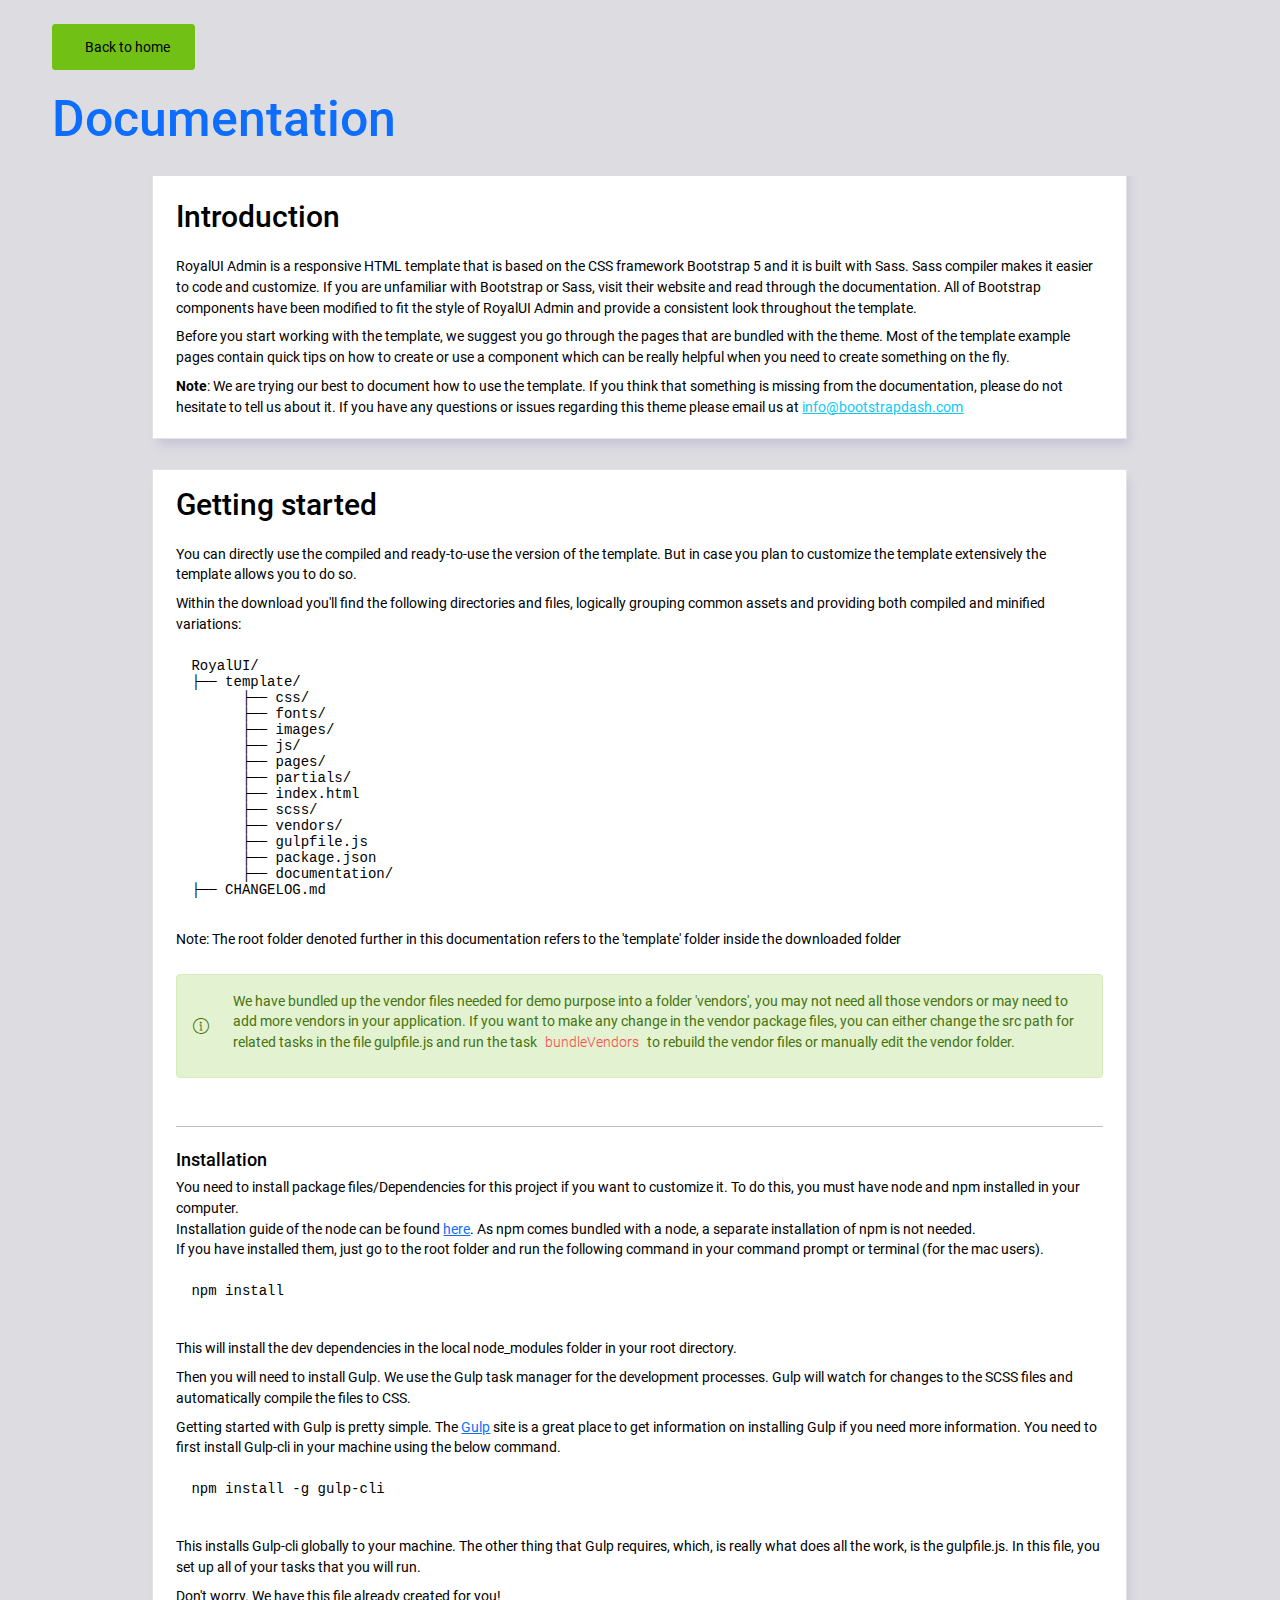
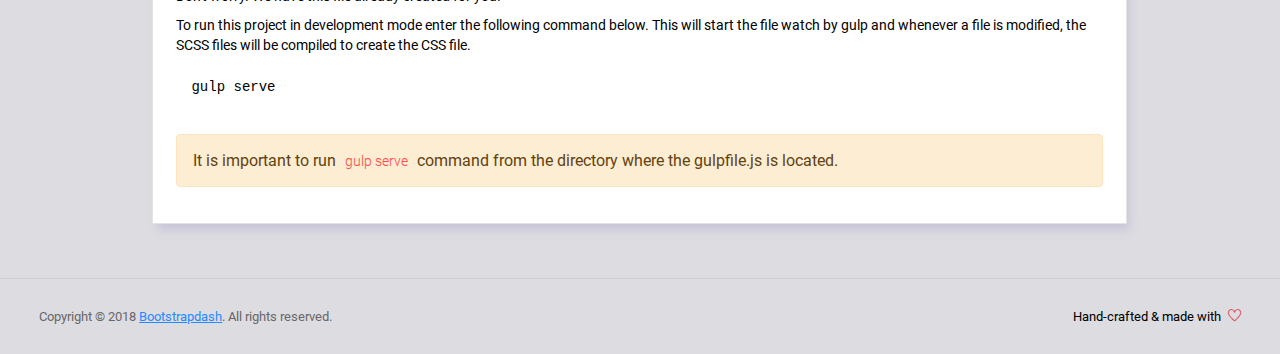
<file: static/admin/documentation/documentation.html>
<!DOCTYPE html>
<html lang="en">

<head>
  <!-- Required meta tags -->
  <meta charset="utf-8">
  <meta name="viewport" content="width=device-width, initial-scale=1, shrink-to-fit=no">
  <title>RoyalUI Admin Dashboard</title>
  <!-- plugins:css -->
  <link rel="stylesheet" href="../vendors/ti-icons/css/themify-icons.css">
  <link rel="stylesheet" href="../vendors/base/vendor.bundle.base.css">
  <!-- endinject -->
  <!-- plugin css for this page -->
  <!-- End plugin css for this page -->
  <!-- inject:css -->
  <link rel="stylesheet" href="../css/style.css">
  <!-- endinject -->
  <link rel="shortcut icon" href="../images/favicon.png" />
</head>

<body>
  <div class="container-scroller">
    <div class="container-fluid page-body-wrapper full-page-wrapper">
      <div class="main-panel w-100  documentation">
        <div class="content-wrapper">
          <div class="container-fluid">
            <div class="row">
              <div class="col-12 doc-header">
                <a class="btn btn-success" href="../index.html"><i class="mdi mdi-home me-2"></i>Back to home</a>
                <h1 class="text-primary mt-4">Documentation</h1>
              </div>
            </div>
            <div class="row doc-content">
              <div class="col-12 col-md-10 offset-md-1">
                <div class="col-12 grid-margin" id="doc-intro">
                    <div class="card">
                        <div class="card-body">
                            <h3 class="mb-4 mt-4">Introduction</h3>
                            <p>RoyalUI Admin is a responsive HTML template that is based on the CSS framework Bootstrap 5 and it is built with Sass. Sass compiler makes it easier to code and customize. If you are unfamiliar with Bootstrap or Sass, visit their
                                website and read through the documentation. All of Bootstrap components have been modified to fit the style of RoyalUI Admin and provide a consistent look throughout the template.</p>
                            <p>Before you start working with the template, we suggest you go through the pages that are bundled with the theme. Most of the template example pages contain quick tips on how to create or use a component which can
                                be really helpful when you need to create something on the fly.</p>
                            <p class="d-inline"><strong>Note</strong>: We are trying our best to document how to use the template. If you think that something is missing from the documentation, please do not hesitate to tell us about it. If you have any questions or issues regarding this theme please email us at <a class="d-inline text-info" href="mailto:info@bootstrapdash.com">info@bootstrapdash.com</a></p>
                        </div>
                    </div>
                </div>
                <div class="col-12 grid-margin" id="doc-started">
                    <div class="card">
                        <div class="card-body">
                            <h3 class="mb-4">Getting started</h3>
                            <p>You can directly use the compiled and ready-to-use the version of the template. But in case you plan to customize the template extensively the template allows you to do so.</p>
                            <p>Within the download you'll find the following directories and files, logically grouping common assets and providing both compiled and minified variations:</p>
                            <pre>
RoyalUI/
├── template/
      ├── css/
      ├── fonts/
      ├── images/
      ├── js/
      ├── pages/
      ├── partials/
      ├── index.html
      ├── scss/
      ├── vendors/
      ├── gulpfile.js
      ├── package.json                           
      ├── documentation/
├── CHANGELOG.md</pre>
                            <p class="mt-1">Note: The root folder denoted further in this documentation refers to the 'template' folder inside the downloaded folder</p>
                            <div class="alert alert-success mt-4 d-flex align-items-center" role="alert">
                              <i class="ti-info-alt me-4"></i>
                              <p>We have bundled up the vendor files needed for demo purpose into a folder 'vendors', you may not need all those vendors or may need to add more vendors in your application. If you want to make any change in the vendor package files, you can either change the src path for related tasks in the file gulpfile.js and run the task <code> bundleVendors </code> to rebuild the vendor files or manually edit the vendor folder.</p>
                            </div>
                            <hr class="mt-5">
                            <h4 class="mt-4">Installation</h4>
                            <p class="mb-0">
                              You need to install package files/Dependencies for this project if you want to customize it. To do this, you must have <span class="font-weight-bold">node and npm</span> installed in your computer.
                            </p>
                            <p class="mb-0">Installation guide of the node can be found <a href="https://nodejs.org/en/">here</a>. As npm comes bundled with a node, a separate installation of npm is not needed.</p>
                            <p>
                                If you have installed them, just go to the root folder and run the following command in your command prompt or terminal (for the mac users).
                            </p>
                            <pre class="shell-mode">
npm install</pre>
                            <p class="mt-4">
                              This will install the dev dependencies in the local <span class="font-weight-bold">node_modules</span> folder in your root directory.
                            </p>
                            <p class="mt-2">
                              Then you will need to install <span class="font-weight-bold">Gulp</span>. We use the Gulp task manager for the development processes. Gulp will watch for changes to the SCSS files and automatically compile the files to CSS.
                            </p>
                            <p>Getting started with Gulp is pretty simple. The <a href="https://gulpjs.com/" target="_blank">Gulp</a> site is a great place to get information on installing Gulp if you need more information. You need to first install Gulp-cli in your machine using the below command.</p>
                            <pre class="shell-mode">
npm install -g gulp-cli</pre>
                            <p class="mt-4">This installs Gulp-cli globally to your machine. The other thing that Gulp requires, which, is really what does all the work, is the gulpfile.js. In this file, you set up all of your tasks that you will run.</p>
                            <p>Don't worry. We have this file already created for you!</p>
                            <p>To run this project in development mode enter the following command below. This will start the file watch by gulp and whenever a file is modified, the SCSS files will be compiled to create the CSS file.</p>
<pre class="shell-mode">
gulp serve</pre>           
                            <div class="alert alert-warning mt-4" role="alert">
                              <i class="ti-info-alt-outline"></i>It is important to run <code>gulp serve</code> command from the directory where the gulpfile.js is located.
                            </div>
                        </div>
                    </div>
                </div>
              </div>
            </div>
          </div>
        </div>
        <!-- partial:../partials/_footer.html -->

        <footer class="footer">
          <div class="d-sm-flex justify-content-center justify-content-sm-between">
            <span class="text-muted text-center text-sm-left d-block d-sm-inline-block">Copyright © 2018 <a href="https://www.bootstrapdash.com/" target="_blank">Bootstrapdash</a>. All rights reserved.</span>
            <span class="float-none float-sm-right d-block mt-1 mt-sm-0 text-center">Hand-crafted & made with <i class="ti-heart text-danger ms-1"></i></span>
          </div>
        </footer>

        <!-- partial -->
      </div>
    </div>
  </div>
<!-- plugins:js -->
<script src="../vendors/base/vendor.bundle.base.js"></script>
<!-- endinject -->
<!-- inject:js -->
<script src="../js/off-canvas.js"></script>
<script src="../js/hoverable-collapse.js"></script>
<script src="../js/template.js"></script>
<script src="../js/todolist.js"></script>
<!-- endinject -->
<!-- Custom js for this page-->
<script src="../js/documentation.js"></script> 
<!-- End custom js for this page-->
</body>

</html>
</file>
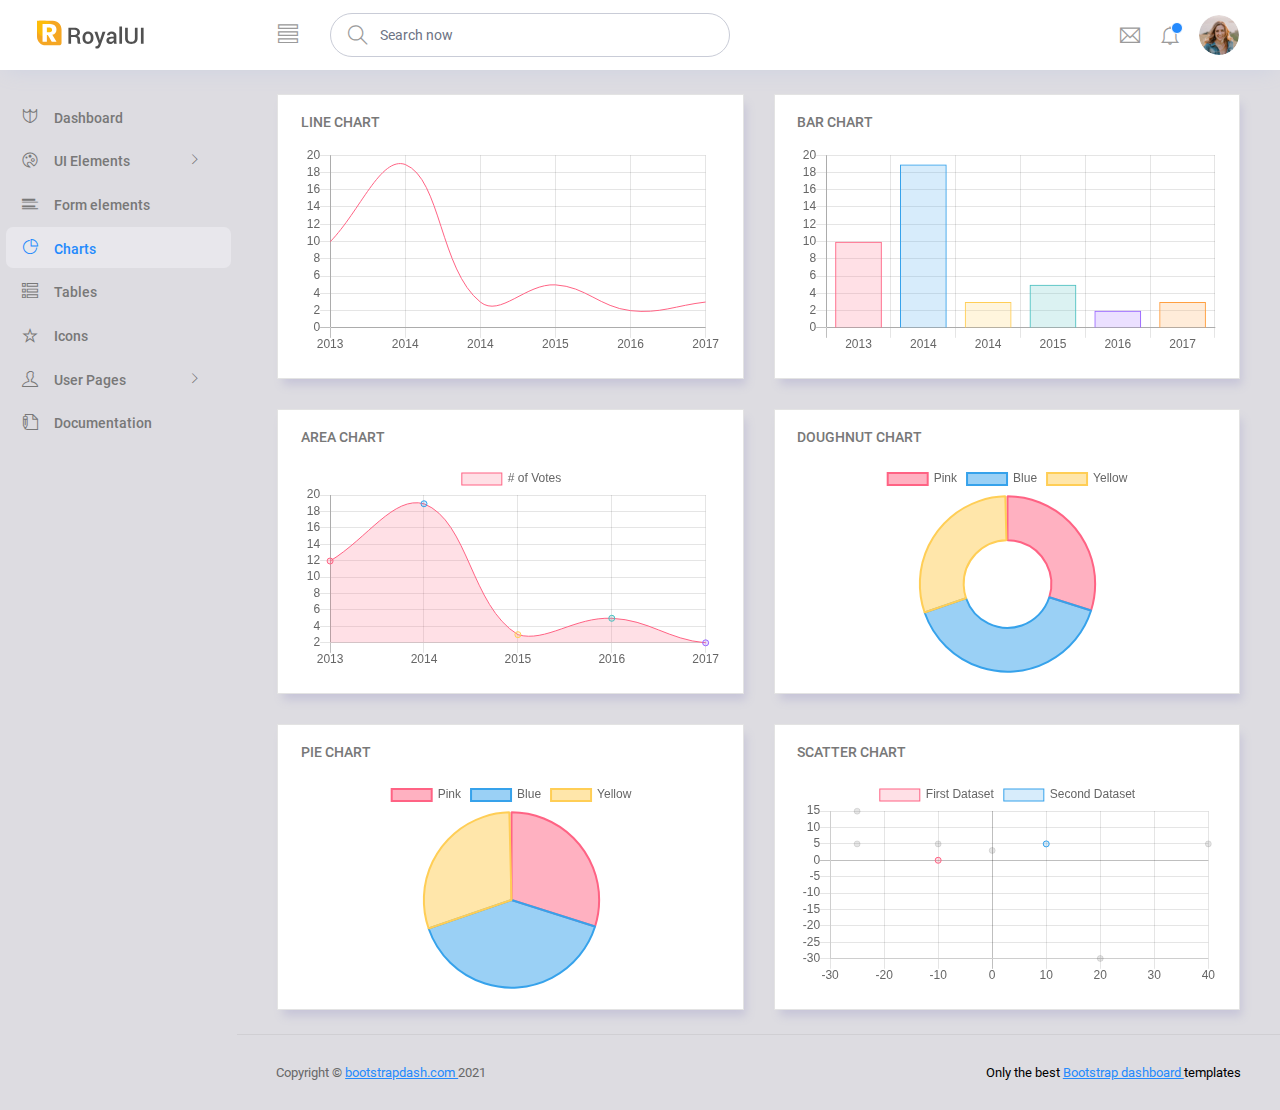
<file: static/admin/pages/charts/chartjs.html>
<!DOCTYPE html>
<html lang="en">

<head>
  <!-- Required meta tags -->
  <meta charset="utf-8">
  <meta name="viewport" content="width=device-width, initial-scale=1, shrink-to-fit=no">
  <title>RoyalUI Admin</title>
  <!-- plugins:css -->
  <link rel="stylesheet" href="../../vendors/ti-icons/css/themify-icons.css">
  <link rel="stylesheet" href="../../vendors/base/vendor.bundle.base.css">
  <!-- endinject -->
  <!-- inject:css -->
  <link rel="stylesheet" href="../../css/style.css">
  <!-- endinject -->
  <link rel="shortcut icon" href="../../images/favicon.png" />
</head>

<body>
  <div class="container-scroller">
    <!-- partial:../../partials/_navbar.html -->
    <nav class="navbar col-lg-12 col-12 p-0 fixed-top d-flex flex-row">
      <div class="text-center navbar-brand-wrapper d-flex align-items-center justify-content-center">
        <a class="navbar-brand brand-logo me-5" href="../../index.html"><img src="../../images/logo.svg" class="me-2" alt="logo"/></a>
        <a class="navbar-brand brand-logo-mini" href="../../index.html"><img src="../../images/logo-mini.svg" alt="logo"/></a>
      </div>
      <div class="navbar-menu-wrapper d-flex align-items-center justify-content-end">
        <button class="navbar-toggler navbar-toggler align-self-center" type="button" data-toggle="minimize">
          <span class="ti-view-list"></span>
        </button>
        <ul class="navbar-nav mr-lg-2">
          <li class="nav-item nav-search d-none d-lg-block">
            <div class="input-group">
              <div class="input-group-prepend hover-cursor" id="navbar-search-icon">
                <span class="input-group-text" id="search">
                  <i class="ti-search"></i>
                </span>
              </div>
              <input type="text" class="form-control" id="navbar-search-input" placeholder="Search now" aria-label="search" aria-describedby="search">
            </div>
          </li>
        </ul>
        <ul class="navbar-nav navbar-nav-right">
          <li class="nav-item dropdown me-1">
            <a class="nav-link count-indicator dropdown-toggle d-flex justify-content-center align-items-center" id="messageDropdown" href="#" data-toggle="dropdown">
              <i class="ti-email mx-0"></i>
            </a>
            <div class="dropdown-menu dropdown-menu-right navbar-dropdown" aria-labelledby="messageDropdown">
              <p class="mb-0 font-weight-normal float-left dropdown-header">Messages</p>
              <a class="dropdown-item">
                <div class="item-thumbnail">
                    <img src="../../images/faces/face4.jpg" alt="image" class="profile-pic">
                </div>
                <div class="item-content flex-grow">
                  <h6 class="ellipsis font-weight-normal">David Grey
                  </h6>
                  <p class="font-weight-light small-text text-muted mb-0">
                    The meeting is cancelled
                  </p>
                </div>
              </a>
              <a class="dropdown-item">
                <div class="item-thumbnail">
                    <img src="../../images/faces/face2.jpg" alt="image" class="profile-pic">
                </div>
                <div class="item-content flex-grow">
                  <h6 class="ellipsis font-weight-normal">Tim Cook
                  </h6>
                  <p class="font-weight-light small-text text-muted mb-0">
                    New product launch
                  </p>
                </div>
              </a>
              <a class="dropdown-item">
                <div class="item-thumbnail">
                    <img src="../../images/faces/face3.jpg" alt="image" class="profile-pic">
                </div>
                <div class="item-content flex-grow">
                  <h6 class="ellipsis font-weight-normal"> Johnson
                  </h6>
                  <p class="font-weight-light small-text text-muted mb-0">
                    Upcoming board meeting
                  </p>
                </div>
              </a>
            </div>
          </li>
          <li class="nav-item dropdown">
            <a class="nav-link count-indicator dropdown-toggle" id="notificationDropdown" href="#" data-toggle="dropdown">
              <i class="ti-bell mx-0"></i>
              <span class="count"></span>
            </a>
            <div class="dropdown-menu dropdown-menu-right navbar-dropdown" aria-labelledby="notificationDropdown">
              <p class="mb-0 font-weight-normal float-left dropdown-header">Notifications</p>
              <a class="dropdown-item">
                <div class="item-thumbnail">
                  <div class="item-icon bg-success">
                    <i class="ti-info-alt mx-0"></i>
                  </div>
                </div>
                <div class="item-content">
                  <h6 class="font-weight-normal">Application Error</h6>
                  <p class="font-weight-light small-text mb-0 text-muted">
                    Just now
                  </p>
                </div>
              </a>
              <a class="dropdown-item">
                <div class="item-thumbnail">
                  <div class="item-icon bg-warning">
                    <i class="ti-settings mx-0"></i>
                  </div>
                </div>
                <div class="item-content">
                  <h6 class="font-weight-normal">Settings</h6>
                  <p class="font-weight-light small-text mb-0 text-muted">
                    Private message
                  </p>
                </div>
              </a>
              <a class="dropdown-item">
                <div class="item-thumbnail">
                  <div class="item-icon bg-info">
                    <i class="ti-user mx-0"></i>
                  </div>
                </div>
                <div class="item-content">
                  <h6 class="font-weight-normal">New user registration</h6>
                  <p class="font-weight-light small-text mb-0 text-muted">
                    2 days ago
                  </p>
                </div>
              </a>
            </div>
          </li>
          <li class="nav-item nav-profile dropdown">
            <a class="nav-link dropdown-toggle" href="#" data-toggle="dropdown" id="profileDropdown">
              <img src="../../images/faces/face28.jpg" alt="profile"/>
            </a>
            <div class="dropdown-menu dropdown-menu-right navbar-dropdown" aria-labelledby="profileDropdown">
              <a class="dropdown-item">
                <i class="ti-settings text-primary"></i>
                Settings
              </a>
              <a class="dropdown-item">
                <i class="ti-power-off text-primary"></i>
                Logout
              </a>
            </div>
          </li>
        </ul>
        <button class="navbar-toggler navbar-toggler-right d-lg-none align-self-center" type="button" data-toggle="offcanvas">
          <span class="ti-view-list"></span>
        </button>
      </div>
    </nav>
    <!-- partial -->
    <div class="container-fluid page-body-wrapper">
      <!-- partial:../../partials/_sidebar.html -->
      <nav class="sidebar sidebar-offcanvas" id="sidebar">
        <ul class="nav">
          <li class="nav-item">
            <a class="nav-link" href="../../index.html">
              <i class="ti-shield menu-icon"></i>
              <span class="menu-title">Dashboard</span>
            </a>
          </li>
          <li class="nav-item">
            <a class="nav-link" data-toggle="collapse" href="#ui-basic" aria-expanded="false" aria-controls="ui-basic">
              <i class="ti-palette menu-icon"></i>
              <span class="menu-title">UI Elements</span>
              <i class="menu-arrow"></i>
            </a>
            <div class="collapse" id="ui-basic">
              <ul class="nav flex-column sub-menu">
                <li class="nav-item"> <a class="nav-link" href="../../pages/ui-features/buttons.html">Buttons</a></li>
                <li class="nav-item"> <a class="nav-link" href="../../pages/ui-features/typography.html">Typography</a></li>
              </ul>
            </div>
          </li>
          <li class="nav-item">
            <a class="nav-link" href="../../pages/forms/basic_elements.html">
              <i class="ti-layout-list-post menu-icon"></i>
              <span class="menu-title">Form elements</span>
            </a>
          </li>
          <li class="nav-item">
            <a class="nav-link" href="../../pages/charts/chartjs.html">
              <i class="ti-pie-chart menu-icon"></i>
              <span class="menu-title">Charts</span>
            </a>
          </li>
          <li class="nav-item">
            <a class="nav-link" href="../../pages/tables/basic-table.html">
              <i class="ti-view-list-alt menu-icon"></i>
              <span class="menu-title">Tables</span>
            </a>
          </li>
          <li class="nav-item">
            <a class="nav-link" href="../../pages/icons/themify.html">
              <i class="ti-star menu-icon"></i>
              <span class="menu-title">Icons</span>
            </a>
          </li>
          <li class="nav-item">
            <a class="nav-link" data-toggle="collapse" href="#auth" aria-expanded="false" aria-controls="auth">
              <i class="ti-user menu-icon"></i>
              <span class="menu-title">User Pages</span>
              <i class="menu-arrow"></i>
            </a>
            <div class="collapse" id="auth">
              <ul class="nav flex-column sub-menu">
                <li class="nav-item"> <a class="nav-link" href="../../pages/samples/login.html"> Login </a></li>
                <li class="nav-item"> <a class="nav-link" href="../../pages/samples/login-2.html"> Login 2 </a></li>
                <li class="nav-item"> <a class="nav-link" href="../../pages/samples/register.html"> Register </a></li>
                <li class="nav-item"> <a class="nav-link" href="../../pages/samples/register-2.html"> Register 2 </a></li>
                <li class="nav-item"> <a class="nav-link" href="../../pages/samples/lock-screen.html"> Lockscreen </a></li>
              </ul>
            </div>
          </li>
          <li class="nav-item">
            <a class="nav-link" href="../../documentation/documentation.html">
              <i class="ti-write menu-icon"></i>
              <span class="menu-title">Documentation</span>
            </a>
          </li>
        </ul>
      </nav>
      <!-- partial -->
      <div class="main-panel">
        <div class="content-wrapper">
          <div class="row">
            <div class="col-lg-6 grid-margin stretch-card">
              <div class="card">
                <div class="card-body">
                  <h4 class="card-title">Line chart</h4>
                  <canvas id="lineChart"></canvas>
                </div>
              </div>
            </div>
            <div class="col-lg-6 grid-margin stretch-card">
              <div class="card">
                <div class="card-body">
                  <h4 class="card-title">Bar chart</h4>
                  <canvas id="barChart"></canvas>
                </div>
              </div>
            </div>
          </div>
          <div class="row">
            <div class="col-lg-6 grid-margin stretch-card">
              <div class="card">
                <div class="card-body">
                  <h4 class="card-title">Area chart</h4>
                  <canvas id="areaChart"></canvas>
                </div>
              </div>
            </div>
            <div class="col-lg-6 grid-margin stretch-card">
              <div class="card">
                <div class="card-body">
                  <h4 class="card-title">Doughnut chart</h4>
                  <canvas id="doughnutChart"></canvas>
                </div>
              </div>
            </div>
          </div>
          <div class="row">
            <div class="col-lg-6 grid-margin grid-margin-lg-0 stretch-card">
              <div class="card">
                <div class="card-body">
                  <h4 class="card-title">Pie chart</h4>
                  <canvas id="pieChart"></canvas>
                </div>
              </div>
            </div>
            <div class="col-lg-6 grid-margin grid-margin-lg-0 stretch-card">
              <div class="card">
                <div class="card-body">
                  <h4 class="card-title">Scatter chart</h4>
                  <canvas id="scatterChart"></canvas>
                </div>
              </div>
            </div>
          </div>
        </div>
        <!-- content-wrapper ends -->
        <!-- partial:../../partials/_footer.html -->
        <footer class="footer">
          <div class="d-sm-flex justify-content-center justify-content-sm-between">
            <span class="text-muted text-center text-sm-left d-block d-sm-inline-block">Copyright © <a href="https://www.bootstrapdash.com/" target="_blank">bootstrapdash.com </a>2021</span>
            <span class="float-none float-sm-right d-block mt-1 mt-sm-0 text-center">Only the best <a href="https://www.bootstrapdash.com/" target="_blank"> Bootstrap dashboard </a> templates</span>
          </div>
        </footer>
        <!-- partial -->
      </div>
      <!-- main-panel ends -->
    </div>
    <!-- page-body-wrapper ends -->
  </div>
  <!-- container-scroller -->
  <!-- plugins:js -->
  <script src="../../vendors/base/vendor.bundle.base.js"></script>
  <!-- endinject -->
  <!-- Plugin js for this page-->
  <script src="../../vendors/chart.js/Chart.min.js"></script>
  <!-- End plugin js for this page-->
  <!-- inject:js -->
  <script src="../../js/off-canvas.js"></script>
  <script src="../../js/hoverable-collapse.js"></script>
  <script src="../../js/template.js"></script>
  <script src="../../js/todolist.js"></script>
  <!-- endinject -->
  <!-- Custom js for this page-->
  <script src="../../js/chart.js"></script>
  <!-- End custom js for this page-->
</body>

</html>
</file>
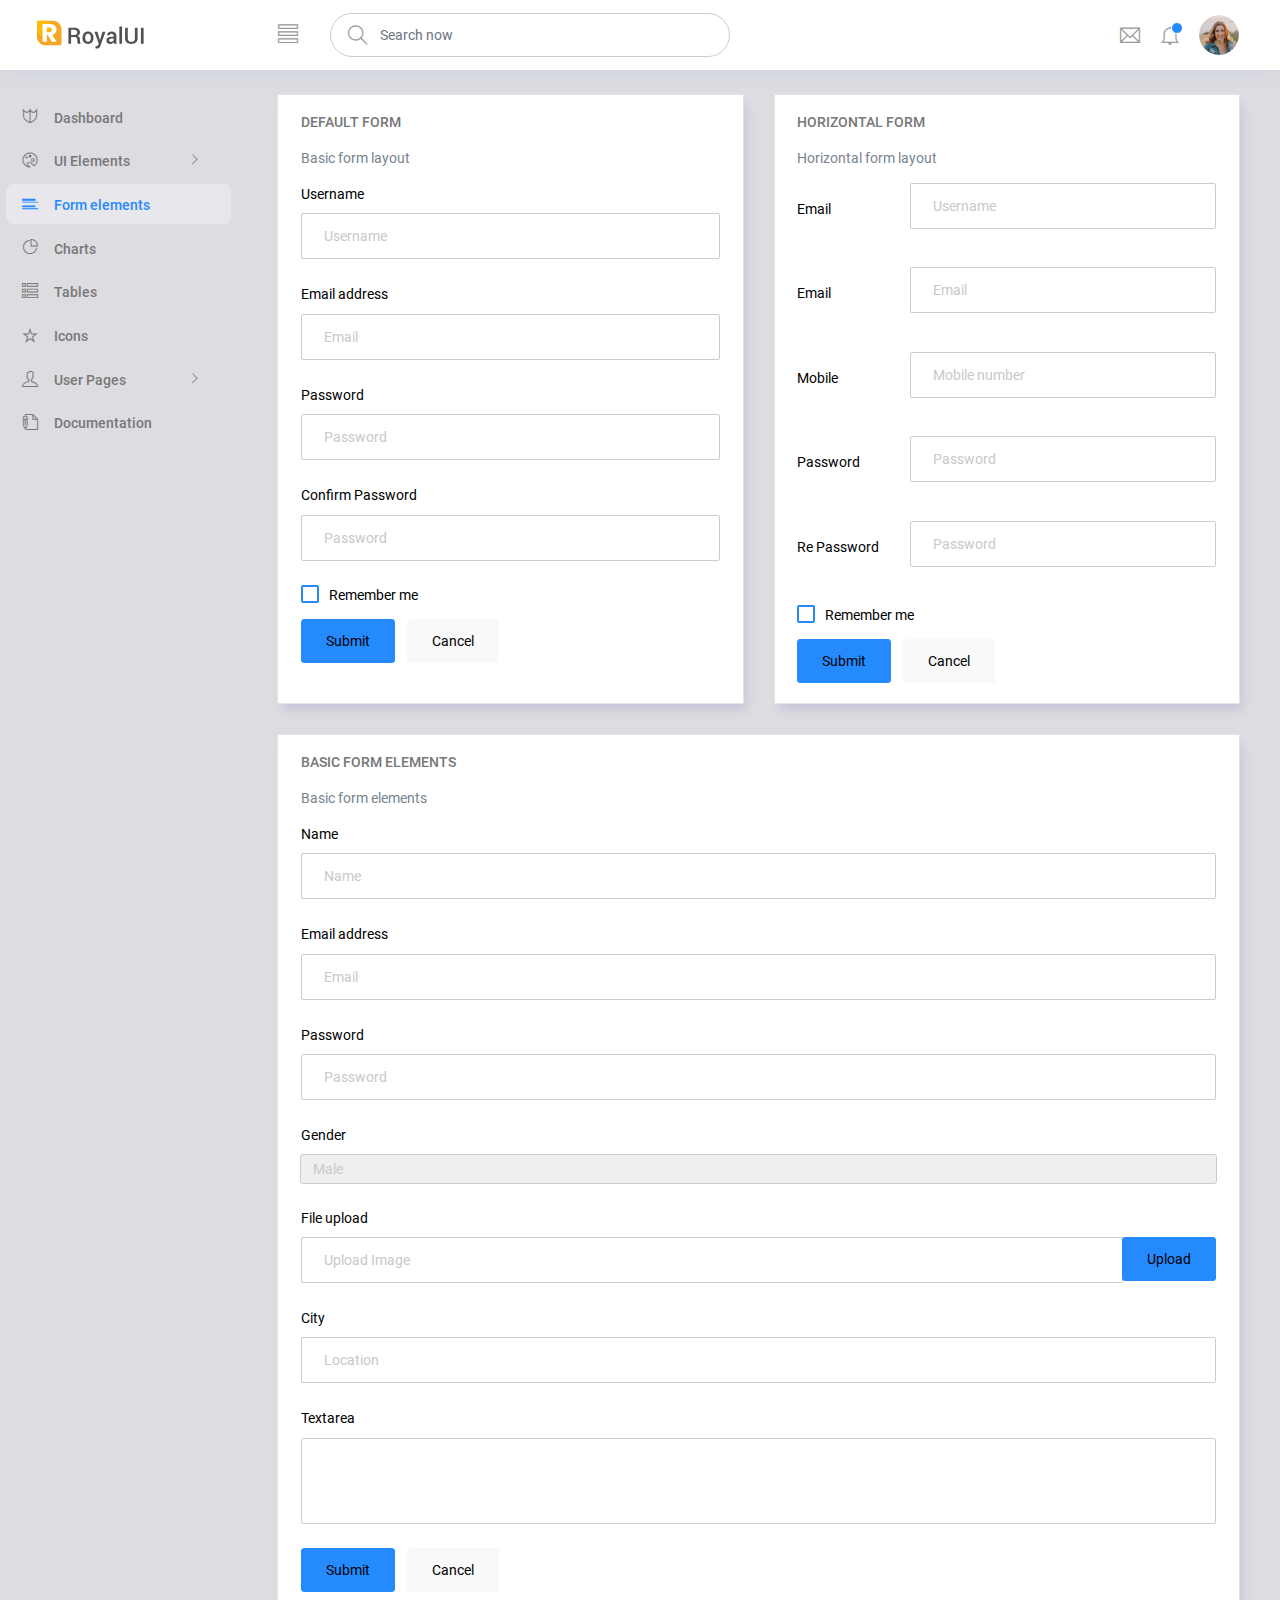
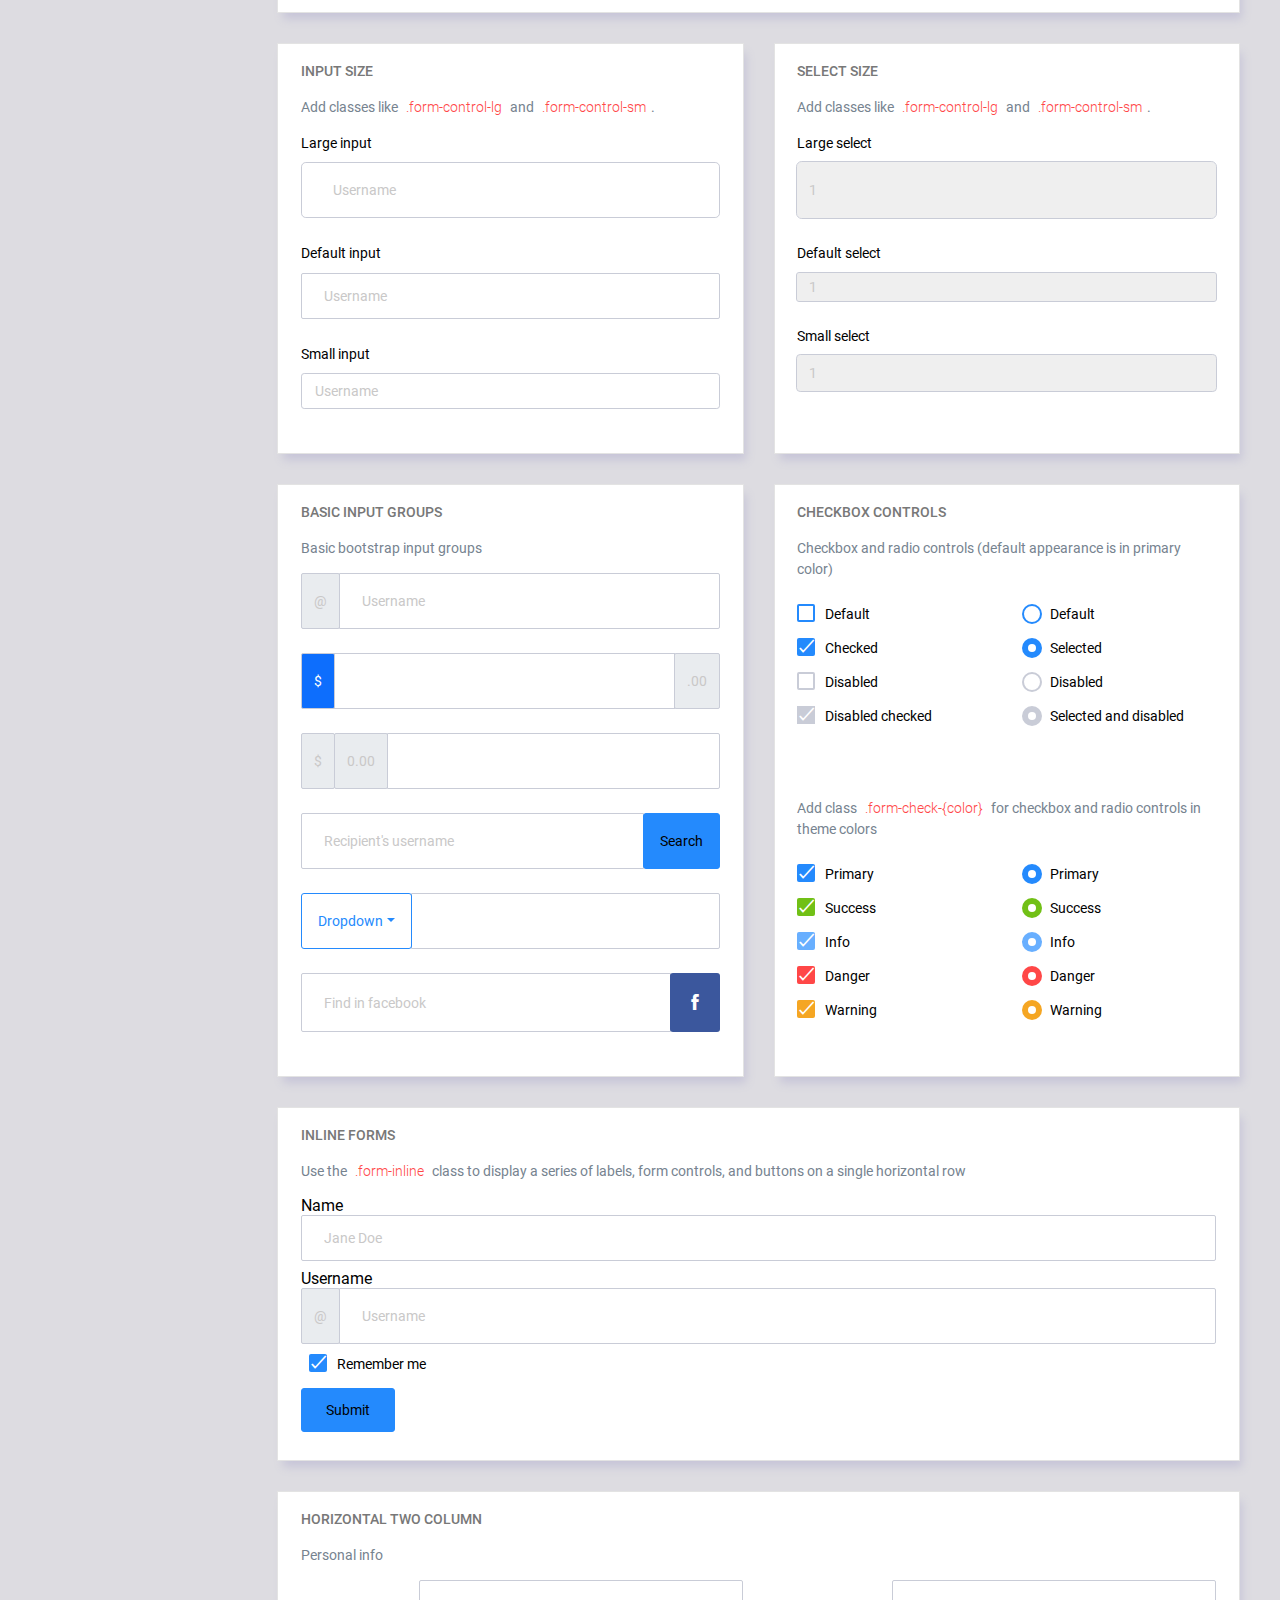
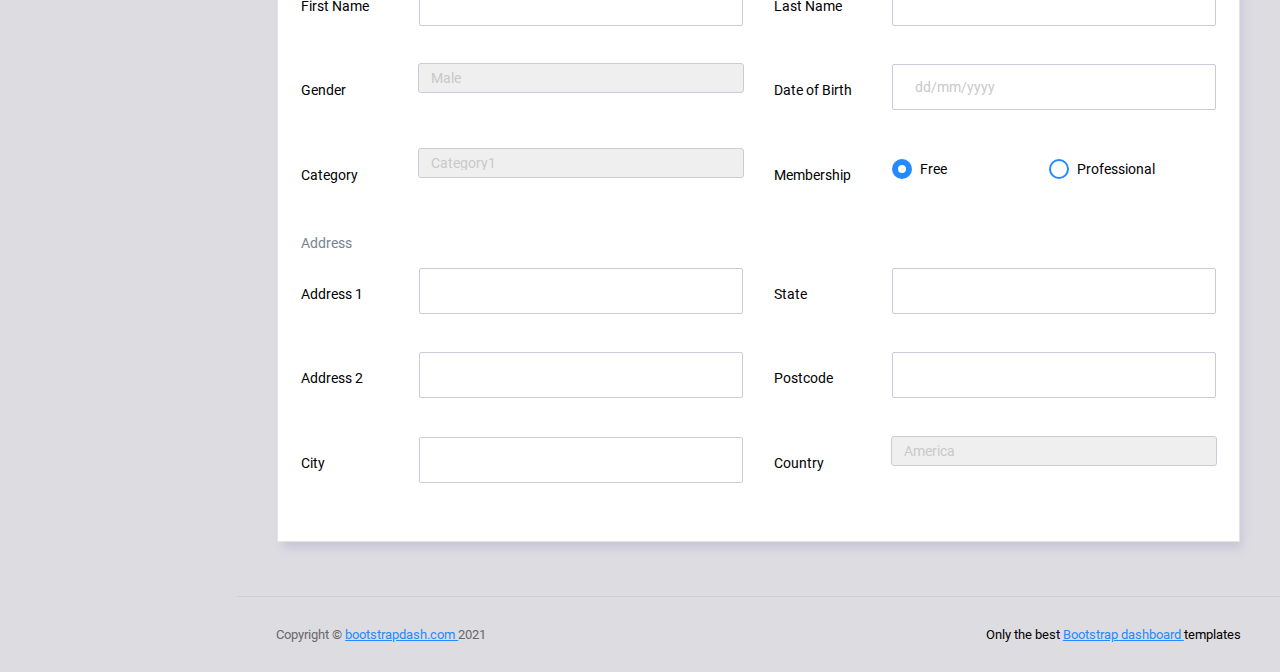
<file: static/admin/pages/forms/basic_elements.html>
<!DOCTYPE html>
<html lang="en">

<head>
  <!-- Required meta tags -->
  <meta charset="utf-8">
  <meta name="viewport" content="width=device-width, initial-scale=1, shrink-to-fit=no">
  <title>RoyalUI Admin</title>
  <!-- plugins:css -->
  <link rel="stylesheet" href="../../vendors/ti-icons/css/themify-icons.css">
  <link rel="stylesheet" href="../../vendors/base/vendor.bundle.base.css">
  <!-- endinject -->
  <!-- plugin css for this page -->
  <!-- End plugin css for this page -->
  <!-- inject:css -->
  <link rel="stylesheet" href="../../css/style.css">
  <!-- endinject -->
  <link rel="shortcut icon" href="../../images/favicon.png" />
</head>

<body>
  <div class="container-scroller">
    <!-- partial:../../partials/_navbar.html -->
    <nav class="navbar col-lg-12 col-12 p-0 fixed-top d-flex flex-row">
      <div class="text-center navbar-brand-wrapper d-flex align-items-center justify-content-center">
        <a class="navbar-brand brand-logo me-5" href="../../index.html"><img src="../../images/logo.svg" class="me-2" alt="logo"/></a>
        <a class="navbar-brand brand-logo-mini" href="../../index.html"><img src="../../images/logo-mini.svg" alt="logo"/></a>
      </div>
      <div class="navbar-menu-wrapper d-flex align-items-center justify-content-end">
        <button class="navbar-toggler navbar-toggler align-self-center" type="button" data-toggle="minimize">
          <span class="ti-view-list"></span>
        </button>
        <ul class="navbar-nav mr-lg-2">
          <li class="nav-item nav-search d-none d-lg-block">
            <div class="input-group">
              <div class="input-group-prepend hover-cursor" id="navbar-search-icon">
                <span class="input-group-text" id="search">
                  <i class="ti-search"></i>
                </span>
              </div>
              <input type="text" class="form-control" id="navbar-search-input" placeholder="Search now" aria-label="search" aria-describedby="search">
            </div>
          </li>
        </ul>
        <ul class="navbar-nav navbar-nav-right">
          <li class="nav-item dropdown me-1">
            <a class="nav-link count-indicator dropdown-toggle d-flex justify-content-center align-items-center" id="messageDropdown" href="#" data-toggle="dropdown">
              <i class="ti-email mx-0"></i>
            </a>
            <div class="dropdown-menu dropdown-menu-right navbar-dropdown" aria-labelledby="messageDropdown">
              <p class="mb-0 font-weight-normal float-left dropdown-header">Messages</p>
              <a class="dropdown-item">
                <div class="item-thumbnail">
                    <img src="../../images/faces/face4.jpg" alt="image" class="profile-pic">
                </div>
                <div class="item-content flex-grow">
                  <h6 class="ellipsis font-weight-normal">David Grey
                  </h6>
                  <p class="font-weight-light small-text text-muted mb-0">
                    The meeting is cancelled
                  </p>
                </div>
              </a>
              <a class="dropdown-item">
                <div class="item-thumbnail">
                    <img src="../../images/faces/face2.jpg" alt="image" class="profile-pic">
                </div>
                <div class="item-content flex-grow">
                  <h6 class="ellipsis font-weight-normal">Tim Cook
                  </h6>
                  <p class="font-weight-light small-text text-muted mb-0">
                    New product launch
                  </p>
                </div>
              </a>
              <a class="dropdown-item">
                <div class="item-thumbnail">
                    <img src="../../images/faces/face3.jpg" alt="image" class="profile-pic">
                </div>
                <div class="item-content flex-grow">
                  <h6 class="ellipsis font-weight-normal"> Johnson
                  </h6>
                  <p class="font-weight-light small-text text-muted mb-0">
                    Upcoming board meeting
                  </p>
                </div>
              </a>
            </div>
          </li>
          <li class="nav-item dropdown">
            <a class="nav-link count-indicator dropdown-toggle" id="notificationDropdown" href="#" data-toggle="dropdown">
              <i class="ti-bell mx-0"></i>
              <span class="count"></span>
            </a>
            <div class="dropdown-menu dropdown-menu-right navbar-dropdown" aria-labelledby="notificationDropdown">
              <p class="mb-0 font-weight-normal float-left dropdown-header">Notifications</p>
              <a class="dropdown-item">
                <div class="item-thumbnail">
                  <div class="item-icon bg-success">
                    <i class="ti-info-alt mx-0"></i>
                  </div>
                </div>
                <div class="item-content">
                  <h6 class="font-weight-normal">Application Error</h6>
                  <p class="font-weight-light small-text mb-0 text-muted">
                    Just now
                  </p>
                </div>
              </a>
              <a class="dropdown-item">
                <div class="item-thumbnail">
                  <div class="item-icon bg-warning">
                    <i class="ti-settings mx-0"></i>
                  </div>
                </div>
                <div class="item-content">
                  <h6 class="font-weight-normal">Settings</h6>
                  <p class="font-weight-light small-text mb-0 text-muted">
                    Private message
                  </p>
                </div>
              </a>
              <a class="dropdown-item">
                <div class="item-thumbnail">
                  <div class="item-icon bg-info">
                    <i class="ti-user mx-0"></i>
                  </div>
                </div>
                <div class="item-content">
                  <h6 class="font-weight-normal">New user registration</h6>
                  <p class="font-weight-light small-text mb-0 text-muted">
                    2 days ago
                  </p>
                </div>
              </a>
            </div>
          </li>
          <li class="nav-item nav-profile dropdown">
            <a class="nav-link dropdown-toggle" href="#" data-toggle="dropdown" id="profileDropdown">
              <img src="../../images/faces/face28.jpg" alt="profile"/>
            </a>
            <div class="dropdown-menu dropdown-menu-right navbar-dropdown" aria-labelledby="profileDropdown">
              <a class="dropdown-item">
                <i class="ti-settings text-primary"></i>
                Settings
              </a>
              <a class="dropdown-item">
                <i class="ti-power-off text-primary"></i>
                Logout
              </a>
            </div>
          </li>
        </ul>
        <button class="navbar-toggler navbar-toggler-right d-lg-none align-self-center" type="button" data-toggle="offcanvas">
          <span class="ti-view-list"></span>
        </button>
      </div>
    </nav>
    <!-- partial -->
    <div class="container-fluid page-body-wrapper">
      <!-- partial:../../partials/_sidebar.html -->
      <nav class="sidebar sidebar-offcanvas" id="sidebar">
        <ul class="nav">
          <li class="nav-item">
            <a class="nav-link" href="../../index.html">
              <i class="ti-shield menu-icon"></i>
              <span class="menu-title">Dashboard</span>
            </a>
          </li>
          <li class="nav-item">
            <a class="nav-link" data-toggle="collapse" href="#ui-basic" aria-expanded="false" aria-controls="ui-basic">
              <i class="ti-palette menu-icon"></i>
              <span class="menu-title">UI Elements</span>
              <i class="menu-arrow"></i>
            </a>
            <div class="collapse" id="ui-basic">
              <ul class="nav flex-column sub-menu">
                <li class="nav-item"> <a class="nav-link" href="../../pages/ui-features/buttons.html">Buttons</a></li>
                <li class="nav-item"> <a class="nav-link" href="../../pages/ui-features/typography.html">Typography</a></li>
              </ul>
            </div>
          </li>
          <li class="nav-item">
            <a class="nav-link" href="../../pages/forms/basic_elements.html">
              <i class="ti-layout-list-post menu-icon"></i>
              <span class="menu-title">Form elements</span>
            </a>
          </li>
          <li class="nav-item">
            <a class="nav-link" href="../../pages/charts/chartjs.html">
              <i class="ti-pie-chart menu-icon"></i>
              <span class="menu-title">Charts</span>
            </a>
          </li>
          <li class="nav-item">
            <a class="nav-link" href="../../pages/tables/basic-table.html">
              <i class="ti-view-list-alt menu-icon"></i>
              <span class="menu-title">Tables</span>
            </a>
          </li>
          <li class="nav-item">
            <a class="nav-link" href="../../pages/icons/themify.html">
              <i class="ti-star menu-icon"></i>
              <span class="menu-title">Icons</span>
            </a>
          </li>
          <li class="nav-item">
            <a class="nav-link" data-toggle="collapse" href="#auth" aria-expanded="false" aria-controls="auth">
              <i class="ti-user menu-icon"></i>
              <span class="menu-title">User Pages</span>
              <i class="menu-arrow"></i>
            </a>
            <div class="collapse" id="auth">
              <ul class="nav flex-column sub-menu">
                <li class="nav-item"> <a class="nav-link" href="../../pages/samples/login.html"> Login </a></li>
                <li class="nav-item"> <a class="nav-link" href="../../pages/samples/login-2.html"> Login 2 </a></li>
                <li class="nav-item"> <a class="nav-link" href="../../pages/samples/register.html"> Register </a></li>
                <li class="nav-item"> <a class="nav-link" href="../../pages/samples/register-2.html"> Register 2 </a></li>
                <li class="nav-item"> <a class="nav-link" href="../../pages/samples/lock-screen.html"> Lockscreen </a></li>
              </ul>
            </div>
          </li>
          <li class="nav-item">
            <a class="nav-link" href="../../documentation/documentation.html">
              <i class="ti-write menu-icon"></i>
              <span class="menu-title">Documentation</span>
            </a>
          </li>
        </ul>
      </nav>
      <!-- partial -->
      <div class="main-panel">        
        <div class="content-wrapper">
          <div class="row">
            <div class="col-md-6 grid-margin stretch-card">
              <div class="card">
                <div class="card-body">
                  <h4 class="card-title">Default form</h4>
                  <p class="card-description">
                    Basic form layout
                  </p>
                  <form class="forms-sample">
                    <div class="form-group">
                      <label for="exampleInputUsername1">Username</label>
                      <input type="text" class="form-control" id="exampleInputUsername1" placeholder="Username">
                    </div>
                    <div class="form-group">
                      <label for="exampleInputEmail1">Email address</label>
                      <input type="email" class="form-control" id="exampleInputEmail1" placeholder="Email">
                    </div>
                    <div class="form-group">
                      <label for="exampleInputPassword1">Password</label>
                      <input type="password" class="form-control" id="exampleInputPassword1" placeholder="Password">
                    </div>
                    <div class="form-group">
                      <label for="exampleInputConfirmPassword1">Confirm Password</label>
                      <input type="password" class="form-control" id="exampleInputConfirmPassword1" placeholder="Password">
                    </div>
                    <div class="form-check form-check-flat form-check-primary">
                      <label class="form-check-label">
                        <input type="checkbox" class="form-check-input">
                        Remember me
                      </label>
                    </div>
                    <button type="submit" class="btn btn-primary me-2">Submit</button>
                    <button class="btn btn-light">Cancel</button>
                  </form>
                </div>
              </div>
            </div>
            <div class="col-md-6 grid-margin stretch-card">
              <div class="card">
                <div class="card-body">
                  <h4 class="card-title">Horizontal Form</h4>
                  <p class="card-description">
                    Horizontal form layout
                  </p>
                  <form class="forms-sample">
                    <div class="form-group row">
                      <label for="exampleInputUsername2" class="col-sm-3 col-form-label">Email</label>
                      <div class="col-sm-9">
                        <input type="text" class="form-control" id="exampleInputUsername2" placeholder="Username">
                      </div>
                    </div>
                    <div class="form-group row">
                      <label for="exampleInputEmail2" class="col-sm-3 col-form-label">Email</label>
                      <div class="col-sm-9">
                        <input type="email" class="form-control" id="exampleInputEmail2" placeholder="Email">
                      </div>
                    </div>
                    <div class="form-group row">
                      <label for="exampleInputMobile" class="col-sm-3 col-form-label">Mobile</label>
                      <div class="col-sm-9">
                        <input type="text" class="form-control" id="exampleInputMobile" placeholder="Mobile number">
                      </div>
                    </div>
                    <div class="form-group row">
                      <label for="exampleInputPassword2" class="col-sm-3 col-form-label">Password</label>
                      <div class="col-sm-9">
                        <input type="password" class="form-control" id="exampleInputPassword2" placeholder="Password">
                      </div>
                    </div>
                    <div class="form-group row">
                      <label for="exampleInputConfirmPassword2" class="col-sm-3 col-form-label">Re Password</label>
                      <div class="col-sm-9">
                        <input type="password" class="form-control" id="exampleInputConfirmPassword2" placeholder="Password">
                      </div>
                    </div>
                    <div class="form-check form-check-flat form-check-primary">
                      <label class="form-check-label">
                        <input type="checkbox" class="form-check-input">
                        Remember me
                      </label>
                    </div>
                    <button type="submit" class="btn btn-primary me-2">Submit</button>
                    <button class="btn btn-light">Cancel</button>
                  </form>
                </div>
              </div>
            </div>
            <div class="col-12 grid-margin stretch-card">
              <div class="card">
                <div class="card-body">
                  <h4 class="card-title">Basic form elements</h4>
                  <p class="card-description">
                    Basic form elements
                  </p>
                  <form class="forms-sample">
                    <div class="form-group">
                      <label for="exampleInputName1">Name</label>
                      <input type="text" class="form-control" id="exampleInputName1" placeholder="Name">
                    </div>
                    <div class="form-group">
                      <label for="exampleInputEmail3">Email address</label>
                      <input type="email" class="form-control" id="exampleInputEmail3" placeholder="Email">
                    </div>
                    <div class="form-group">
                      <label for="exampleInputPassword4">Password</label>
                      <input type="password" class="form-control" id="exampleInputPassword4" placeholder="Password">
                    </div>
                    <div class="form-group">
                      <label for="exampleSelectGender">Gender</label>
                        <select class="form-control" id="exampleSelectGender">
                          <option>Male</option>
                          <option>Female</option>
                        </select>
                      </div>
                    <div class="form-group">
                      <label>File upload</label>
                      <input type="file" name="img[]" class="file-upload-default">
                      <div class="input-group col-xs-12">
                        <input type="text" class="form-control file-upload-info" disabled placeholder="Upload Image">
                        <span class="input-group-append">
                          <button class="file-upload-browse btn btn-primary" type="button">Upload</button>
                        </span>
                      </div>
                    </div>
                    <div class="form-group">
                      <label for="exampleInputCity1">City</label>
                      <input type="text" class="form-control" id="exampleInputCity1" placeholder="Location">
                    </div>
                    <div class="form-group">
                      <label for="exampleTextarea1">Textarea</label>
                      <textarea class="form-control" id="exampleTextarea1" rows="4"></textarea>
                    </div>
                    <button type="submit" class="btn btn-primary me-2">Submit</button>
                    <button class="btn btn-light">Cancel</button>
                  </form>
                </div>
              </div>
            </div>
            <div class="col-md-6 grid-margin stretch-card">
              <div class="card">
                <div class="card-body">
                  <h4 class="card-title">Input size</h4>
                  <p class="card-description">
                    Add classes like <code>.form-control-lg</code> and <code>.form-control-sm</code>.
                  </p>
                  <div class="form-group">
                    <label>Large input</label>
                    <input type="text" class="form-control form-control-lg" placeholder="Username" aria-label="Username">
                  </div>
                  <div class="form-group">
                    <label>Default input</label>
                    <input type="text" class="form-control" placeholder="Username" aria-label="Username">
                  </div>
                  <div class="form-group">
                    <label>Small input</label>
                    <input type="text" class="form-control form-control-sm" placeholder="Username" aria-label="Username">
                  </div>
                </div>
              </div>
            </div>
            <div class="col-md-6 grid-margin stretch-card">
              <div class="card">
                <div class="card-body">
                  <h4 class="card-title">Select size</h4>
                  <p class="card-description">
                    Add classes like <code>.form-control-lg</code> and <code>.form-control-sm</code>.                    
                  </p>
                  <div class="form-group">
                    <label for="exampleFormControlSelect1">Large select</label>
                    <select class="form-control form-control-lg" id="exampleFormControlSelect1">
                      <option>1</option>
                      <option>2</option>
                      <option>3</option>
                      <option>4</option>
                      <option>5</option>
                    </select>
                  </div>
                  <div class="form-group">
                    <label for="exampleFormControlSelect2">Default select</label>
                    <select class="form-control" id="exampleFormControlSelect2">
                      <option>1</option>
                      <option>2</option>
                      <option>3</option>
                      <option>4</option>
                      <option>5</option>
                    </select>
                  </div>
                  <div class="form-group">
                    <label for="exampleFormControlSelect3">Small select</label>
                    <select class="form-control form-control-sm" id="exampleFormControlSelect3">
                      <option>1</option>
                      <option>2</option>
                      <option>3</option>
                      <option>4</option>
                      <option>5</option>
                    </select>
                  </div>
                </div>
              </div>
            </div>
            <div class="col-md-6 grid-margin stretch-card">
              <div class="card">
                <div class="card-body">
                  <h4 class="card-title">Basic input groups</h4>
                  <p class="card-description">
                    Basic bootstrap input groups
                  </p>
                  <div class="form-group">
                    <div class="input-group">
                      <div class="input-group-prepend">
                        <span class="input-group-text">@</span>
                      </div>
                      <input type="text" class="form-control" placeholder="Username" aria-label="Username">
                    </div>
                  </div>
                  <div class="form-group">
                    <div class="input-group">
                      <div class="input-group-prepend">
                        <span class="input-group-text bg-primary text-white">$</span>
                      </div>
                      <input type="text" class="form-control" aria-label="Amount (to the nearest dollar)">
                      <div class="input-group-append">
                        <span class="input-group-text">.00</span>
                      </div>
                    </div>
                  </div>
                  <div class="form-group">
                    <div class="input-group">
                      <div class="input-group-prepend">
                        <span class="input-group-text">$</span>
                      </div>
                      <div class="input-group-prepend">
                        <span class="input-group-text">0.00</span>
                      </div>
                      <input type="text" class="form-control" aria-label="Amount (to the nearest dollar)">
                    </div>
                  </div>
                  <div class="form-group">
                    <div class="input-group">
                      <input type="text" class="form-control" placeholder="Recipient's username" aria-label="Recipient's username">
                      <div class="input-group-append">
                        <button class="btn btn-sm btn-primary" type="button">Search</button>
                      </div>
                    </div>
                  </div>
                  <div class="form-group">
                    <div class="input-group">
                      <div class="input-group-prepend">
                        <button class="btn btn-sm btn-outline-primary dropdown-toggle" type="button" data-toggle="dropdown" aria-haspopup="true" aria-expanded="false">Dropdown</button>
                        <div class="dropdown-menu">
                          <a class="dropdown-item" href="#">Action</a>
                          <a class="dropdown-item" href="#">Another action</a>
                          <a class="dropdown-item" href="#">Something else here</a>
                          <div role="separator" class="dropdown-divider"></div>
                          <a class="dropdown-item" href="#">Separated link</a>
                        </div>
                      </div>
                      <input type="text" class="form-control" aria-label="Text input with dropdown button">
                    </div>
                  </div>
                  <div class="form-group">
                    <div class="input-group">
                      <input type="text" class="form-control" placeholder="Find in facebook" aria-label="Recipient's username">
                      <div class="input-group-append">
                        <button class="btn btn-sm btn-facebook" type="button">
                          <i class="ti-facebook"></i>
                        </button>
                      </div>
                    </div>
                  </div>
                </div>
              </div>
            </div>
            <div class="col-md-6 grid-margin stretch-card">
              <div class="card">
                <div class="card-body">
                  <h4 class="card-title">Checkbox Controls</h4>
                  <p class="card-description">Checkbox and radio controls (default appearance is in primary color)</p>
                  <form>
                    <div class="row">
                      <div class="col-md-6">
                        <div class="form-group">
                          <div class="form-check">
                            <label class="form-check-label">
                              <input type="checkbox" class="form-check-input">
                              Default
                            </label>
                          </div>
                          <div class="form-check">
                            <label class="form-check-label">
                              <input type="checkbox" class="form-check-input" checked>
                              Checked
                            </label>
                          </div>
                          <div class="form-check">
                            <label class="form-check-label">
                              <input type="checkbox" class="form-check-input" disabled>
                              Disabled
                            </label>
                          </div>
                          <div class="form-check">
                            <label class="form-check-label">
                              <input type="checkbox" class="form-check-input" disabled checked>
                              Disabled checked
                            </label>
                          </div>
                        </div>
                      </div>
                      <div class="col-md-6">
                        <div class="form-group">
                          <div class="form-check">
                            <label class="form-check-label">
                              <input type="radio" class="form-check-input" name="optionsRadios" id="optionsRadios1" value="">
                              Default
                            </label>
                          </div>
                          <div class="form-check">
                            <label class="form-check-label">
                              <input type="radio" class="form-check-input" name="optionsRadios" id="optionsRadios2" value="option2" checked>
                              Selected
                            </label>
                          </div>
                          <div class="form-check">
                            <label class="form-check-label">
                              <input type="radio" class="form-check-input" name="optionsRadios2" id="optionsRadios3" value="option3" disabled>
                              Disabled
                            </label>
                          </div>
                          <div class="form-check">
                            <label class="form-check-label">
                              <input type="radio" class="form-check-input" name="optionsRadio2" id="optionsRadios4" value="option4" disabled checked>
                              Selected and disabled
                            </label>
                          </div>
                        </div>
                      </div>
                    </div>
                  </form>
                </div>
                <div class="card-body">
                  <p class="card-description">Add class <code>.form-check-{color}</code> for checkbox and radio controls in theme colors</p>
                  <form>
                    <div class="row">
                      <div class="col-md-6">
                        <div class="form-group">
                          <div class="form-check form-check-primary">
                            <label class="form-check-label">
                              <input type="checkbox" class="form-check-input" checked>
                              Primary
                            </label>
                          </div>
                          <div class="form-check form-check-success">
                            <label class="form-check-label">
                              <input type="checkbox" class="form-check-input" checked>
                              Success
                            </label>
                          </div>
                          <div class="form-check form-check-info">
                            <label class="form-check-label">
                              <input type="checkbox" class="form-check-input" checked>
                              Info
                            </label>
                          </div>
                          <div class="form-check form-check-danger">
                            <label class="form-check-label">
                              <input type="checkbox" class="form-check-input" checked>
                              Danger
                            </label>
                          </div>
                          <div class="form-check form-check-warning">
                            <label class="form-check-label">
                              <input type="checkbox" class="form-check-input" checked>
                              Warning
                            </label>
                          </div>
                        </div>
                      </div>
                      <div class="col-md-6">
                        <div class="form-group">
                          <div class="form-check form-check-primary">
                            <label class="form-check-label">
                              <input type="radio" class="form-check-input" name="ExampleRadio1" id="ExampleRadio1" checked>
                              Primary
                            </label>
                          </div>
                          <div class="form-check form-check-success">
                            <label class="form-check-label">
                              <input type="radio" class="form-check-input" name="ExampleRadio2" id="ExampleRadio2" checked>
                              Success
                            </label>
                          </div>
                          <div class="form-check form-check-info">
                            <label class="form-check-label">
                              <input type="radio" class="form-check-input" name="ExampleRadio3" id="ExampleRadio3" checked>
                              Info
                            </label>
                          </div>
                          <div class="form-check form-check-danger">
                            <label class="form-check-label">
                              <input type="radio" class="form-check-input" name="ExampleRadio4" id="ExampleRadio4" checked>
                              Danger
                            </label>
                          </div>
                          <div class="form-check form-check-warning">
                            <label class="form-check-label">
                              <input type="radio" class="form-check-input" name="ExampleRadio5" id="ExampleRadio5" checked>
                              Warning
                            </label>
                          </div>
                        </div>
                      </div>
                    </div>
                  </form>
                </div>
              </div>
            </div>
            <div class="col-12 grid-margin stretch-card">
              <div class="card">
                <div class="card-body">
                  <h4 class="card-title">Inline forms</h4>
                  <p class="card-description">
                    Use the <code>.form-inline</code> class to display a series of labels, form controls, and buttons on a single horizontal row
                  </p>
                  <form class="form-inline">
                    <label class="sr-only" for="inlineFormInputName2">Name</label>
                    <input type="text" class="form-control mb-2 mr-sm-2" id="inlineFormInputName2" placeholder="Jane Doe">
                  
                    <label class="sr-only" for="inlineFormInputGroupUsername2">Username</label>
                    <div class="input-group mb-2 mr-sm-2">
                      <div class="input-group-prepend">
                        <div class="input-group-text">@</div>
                      </div>
                      <input type="text" class="form-control" id="inlineFormInputGroupUsername2" placeholder="Username">
                    </div>
                    <div class="form-check mx-sm-2">
                      <label class="form-check-label">
                        <input type="checkbox" class="form-check-input" checked>
                        Remember me
                      </label>
                    </div>
                    <button type="submit" class="btn btn-primary mb-2">Submit</button>
                  </form>
                </div>
              </div>
            </div>
            <div class="col-12 grid-margin">
              <div class="card">
                <div class="card-body">
                  <h4 class="card-title">Horizontal Two column</h4>
                  <form class="form-sample">
                    <p class="card-description">
                      Personal info
                    </p>
                    <div class="row">
                      <div class="col-md-6">
                        <div class="form-group row">
                          <label class="col-sm-3 col-form-label">First Name</label>
                          <div class="col-sm-9">
                            <input type="text" class="form-control" />
                          </div>
                        </div>
                      </div>
                      <div class="col-md-6">
                        <div class="form-group row">
                          <label class="col-sm-3 col-form-label">Last Name</label>
                          <div class="col-sm-9">
                            <input type="text" class="form-control" />
                          </div>
                        </div>
                      </div>
                    </div>
                    <div class="row">
                      <div class="col-md-6">
                        <div class="form-group row">
                          <label class="col-sm-3 col-form-label">Gender</label>
                          <div class="col-sm-9">
                            <select class="form-control">
                              <option>Male</option>
                              <option>Female</option>
                            </select>
                          </div>
                        </div>
                      </div>
                      <div class="col-md-6">
                        <div class="form-group row">
                          <label class="col-sm-3 col-form-label">Date of Birth</label>
                          <div class="col-sm-9">
                            <input class="form-control" placeholder="dd/mm/yyyy"/>
                          </div>
                        </div>
                      </div>
                    </div>
                    <div class="row">
                      <div class="col-md-6">
                        <div class="form-group row">
                          <label class="col-sm-3 col-form-label">Category</label>
                          <div class="col-sm-9">
                            <select class="form-control">
                              <option>Category1</option>
                              <option>Category2</option>
                              <option>Category3</option>
                              <option>Category4</option>
                            </select>
                          </div>
                        </div>
                      </div>
                      <div class="col-md-6">
                        <div class="form-group row">
                          <label class="col-sm-3 col-form-label">Membership</label>
                          <div class="col-sm-4">
                            <div class="form-check">
                              <label class="form-check-label">
                                <input type="radio" class="form-check-input" name="membershipRadios" id="membershipRadios1" value="" checked>
                                Free
                              </label>
                            </div>
                          </div>
                          <div class="col-sm-5">
                            <div class="form-check">
                              <label class="form-check-label">
                                <input type="radio" class="form-check-input" name="membershipRadios" id="membershipRadios2" value="option2">
                                Professional
                              </label>
                            </div>
                          </div>
                        </div>
                      </div>
                    </div>
                    <p class="card-description">
                      Address
                    </p>
                    <div class="row">
                      <div class="col-md-6">
                        <div class="form-group row">
                          <label class="col-sm-3 col-form-label">Address 1</label>
                          <div class="col-sm-9">
                            <input type="text" class="form-control" />
                          </div>
                        </div>
                      </div>
                      <div class="col-md-6">
                        <div class="form-group row">
                          <label class="col-sm-3 col-form-label">State</label>
                          <div class="col-sm-9">
                            <input type="text" class="form-control" />
                          </div>
                        </div>
                      </div>
                    </div>
                    <div class="row">
                      <div class="col-md-6">
                        <div class="form-group row">
                          <label class="col-sm-3 col-form-label">Address 2</label>
                          <div class="col-sm-9">
                            <input type="text" class="form-control" />
                          </div>
                        </div>
                      </div>
                      <div class="col-md-6">
                        <div class="form-group row">
                          <label class="col-sm-3 col-form-label">Postcode</label>
                          <div class="col-sm-9">
                            <input type="text" class="form-control" />
                          </div>
                        </div>
                      </div>
                    </div>
                    <div class="row">
                      <div class="col-md-6">
                        <div class="form-group row">
                          <label class="col-sm-3 col-form-label">City</label>
                          <div class="col-sm-9">
                            <input type="text" class="form-control" />
                          </div>
                        </div>
                      </div>
                      <div class="col-md-6">
                        <div class="form-group row">
                          <label class="col-sm-3 col-form-label">Country</label>
                          <div class="col-sm-9">
                            <select class="form-control">
                              <option>America</option>
                              <option>Italy</option>
                              <option>Russia</option>
                              <option>Britain</option>
                            </select>
                          </div>
                        </div>
                      </div>
                    </div>
                  </form>
                </div>
              </div>
            </div>
          </div>
        </div>
        <!-- content-wrapper ends -->
        <!-- partial:../../partials/_footer.html -->
        <footer class="footer">
          <div class="d-sm-flex justify-content-center justify-content-sm-between">
            <span class="text-muted text-center text-sm-left d-block d-sm-inline-block">Copyright © <a href="https://www.bootstrapdash.com/" target="_blank">bootstrapdash.com </a>2021</span>
            <span class="float-none float-sm-right d-block mt-1 mt-sm-0 text-center">Only the best <a href="https://www.bootstrapdash.com/" target="_blank"> Bootstrap dashboard </a> templates</span>
          </div>
        </footer>
        <!-- partial -->
      </div>
      <!-- main-panel ends -->
    </div>
    <!-- page-body-wrapper ends -->
  </div>
  <!-- container-scroller -->
  <!-- plugins:js -->
  <script src="../../vendors/base/vendor.bundle.base.js"></script>
  <!-- endinject -->
  <!-- inject:js -->
  <script src="../../js/off-canvas.js"></script>
  <script src="../../js/hoverable-collapse.js"></script>
  <script src="../../js/template.js"></script>
  <script src="../../js/todolist.js"></script>
  <!-- endinject -->
  <!-- Custom js for this page-->
  <script src="../../js/file-upload.js"></script>
  <!-- End custom js for this page-->
</body>

</html>
</file>
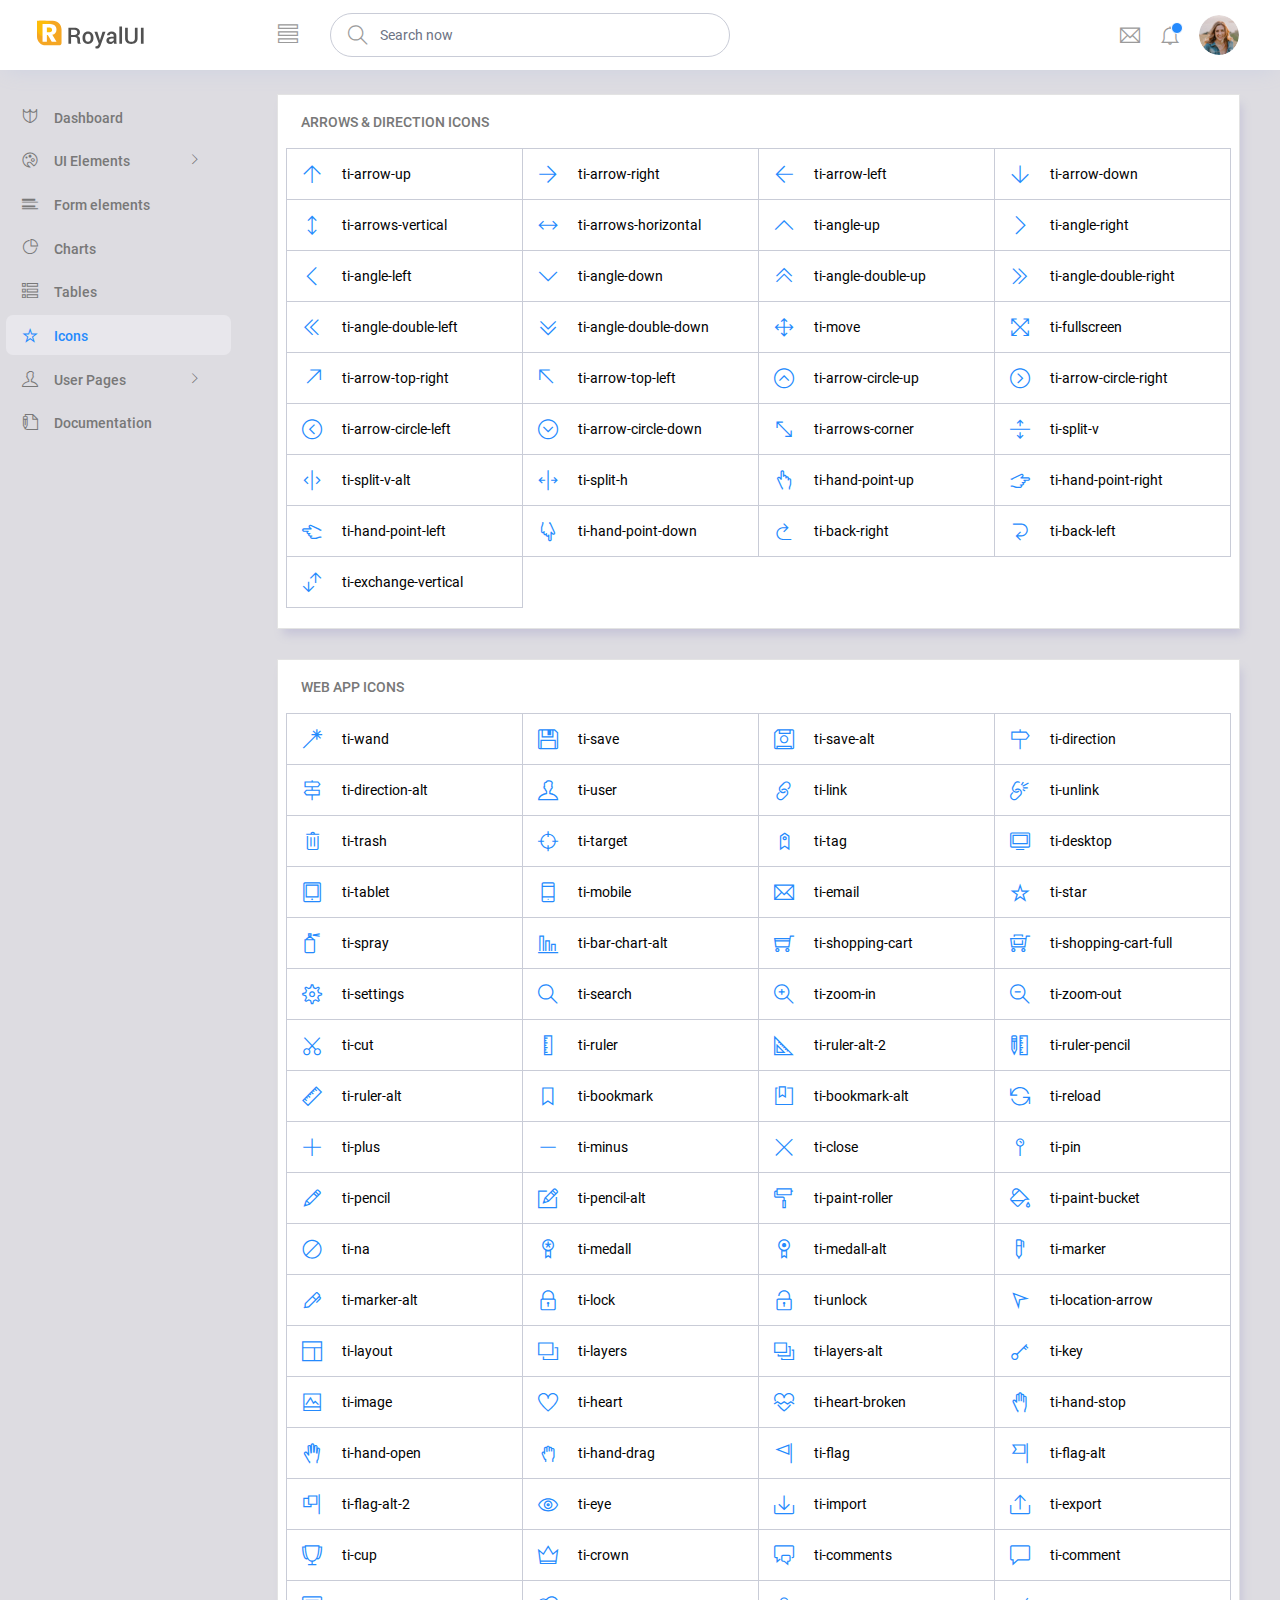
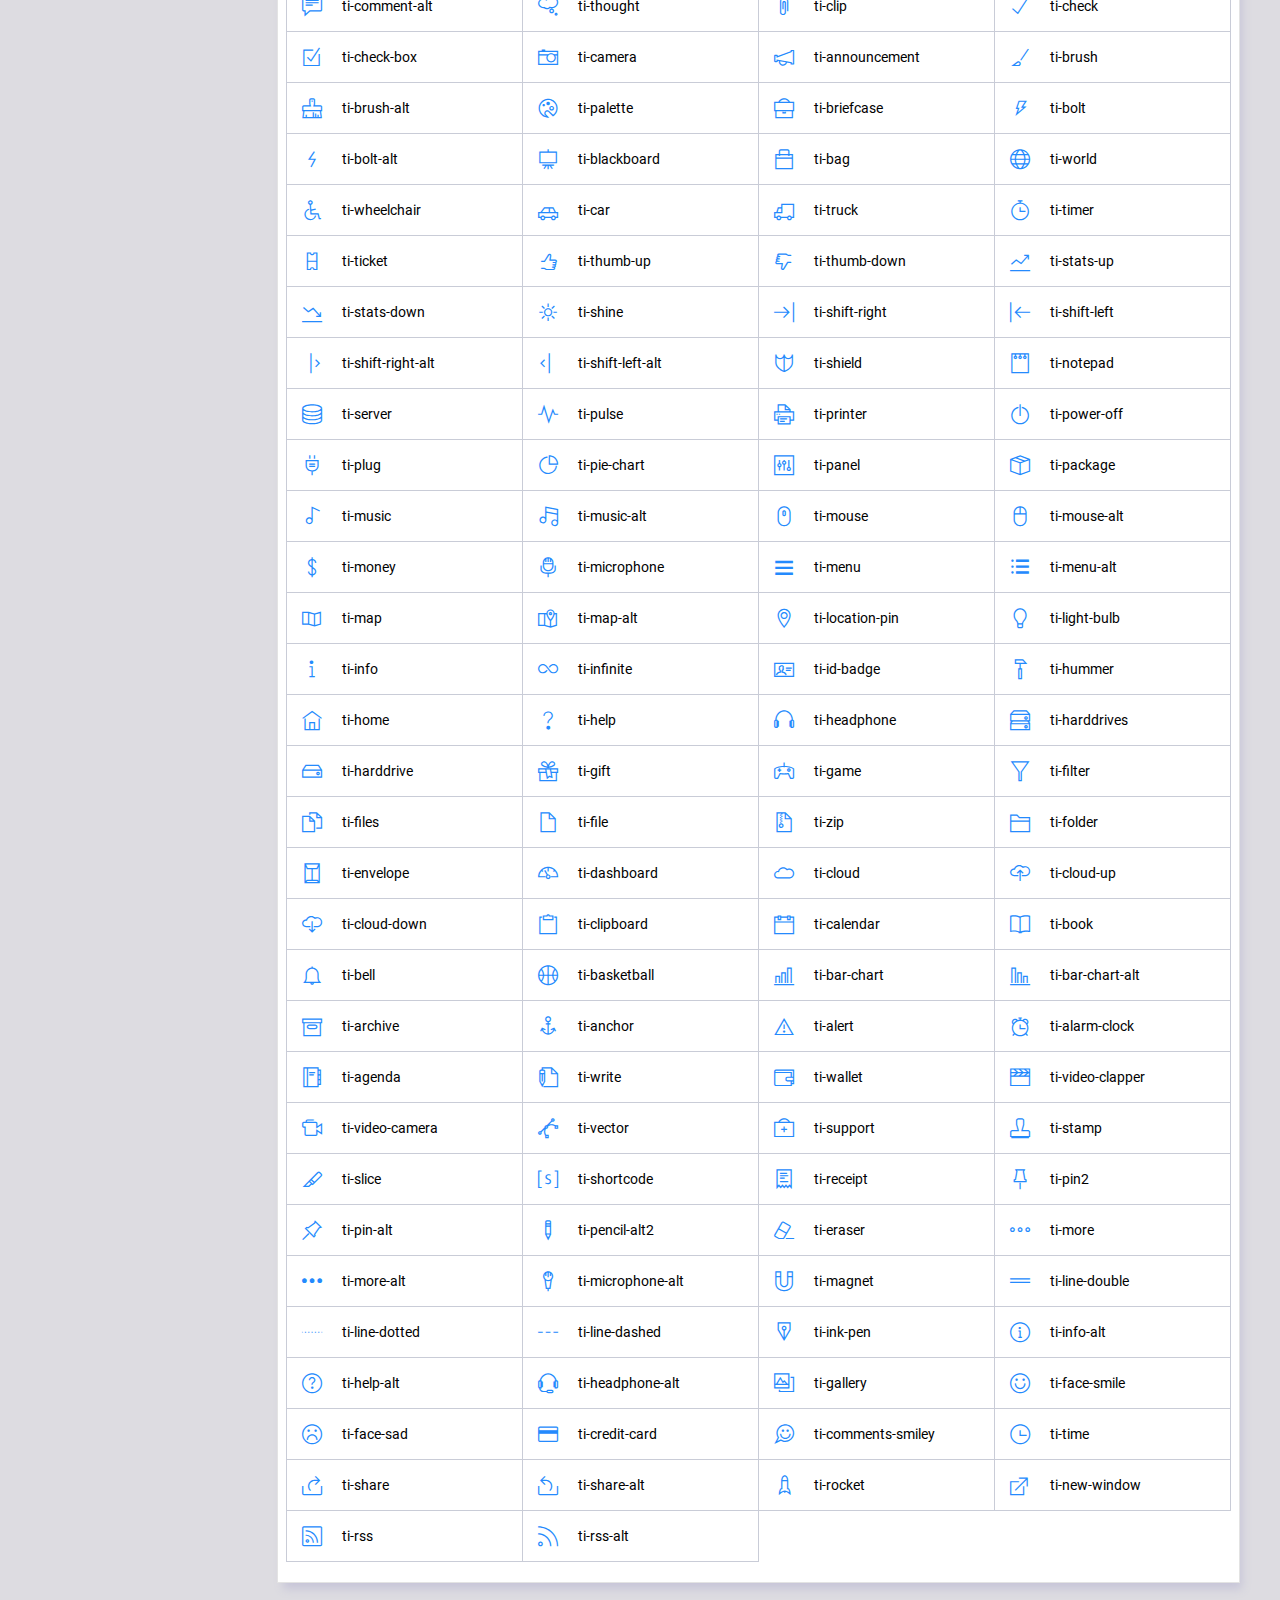
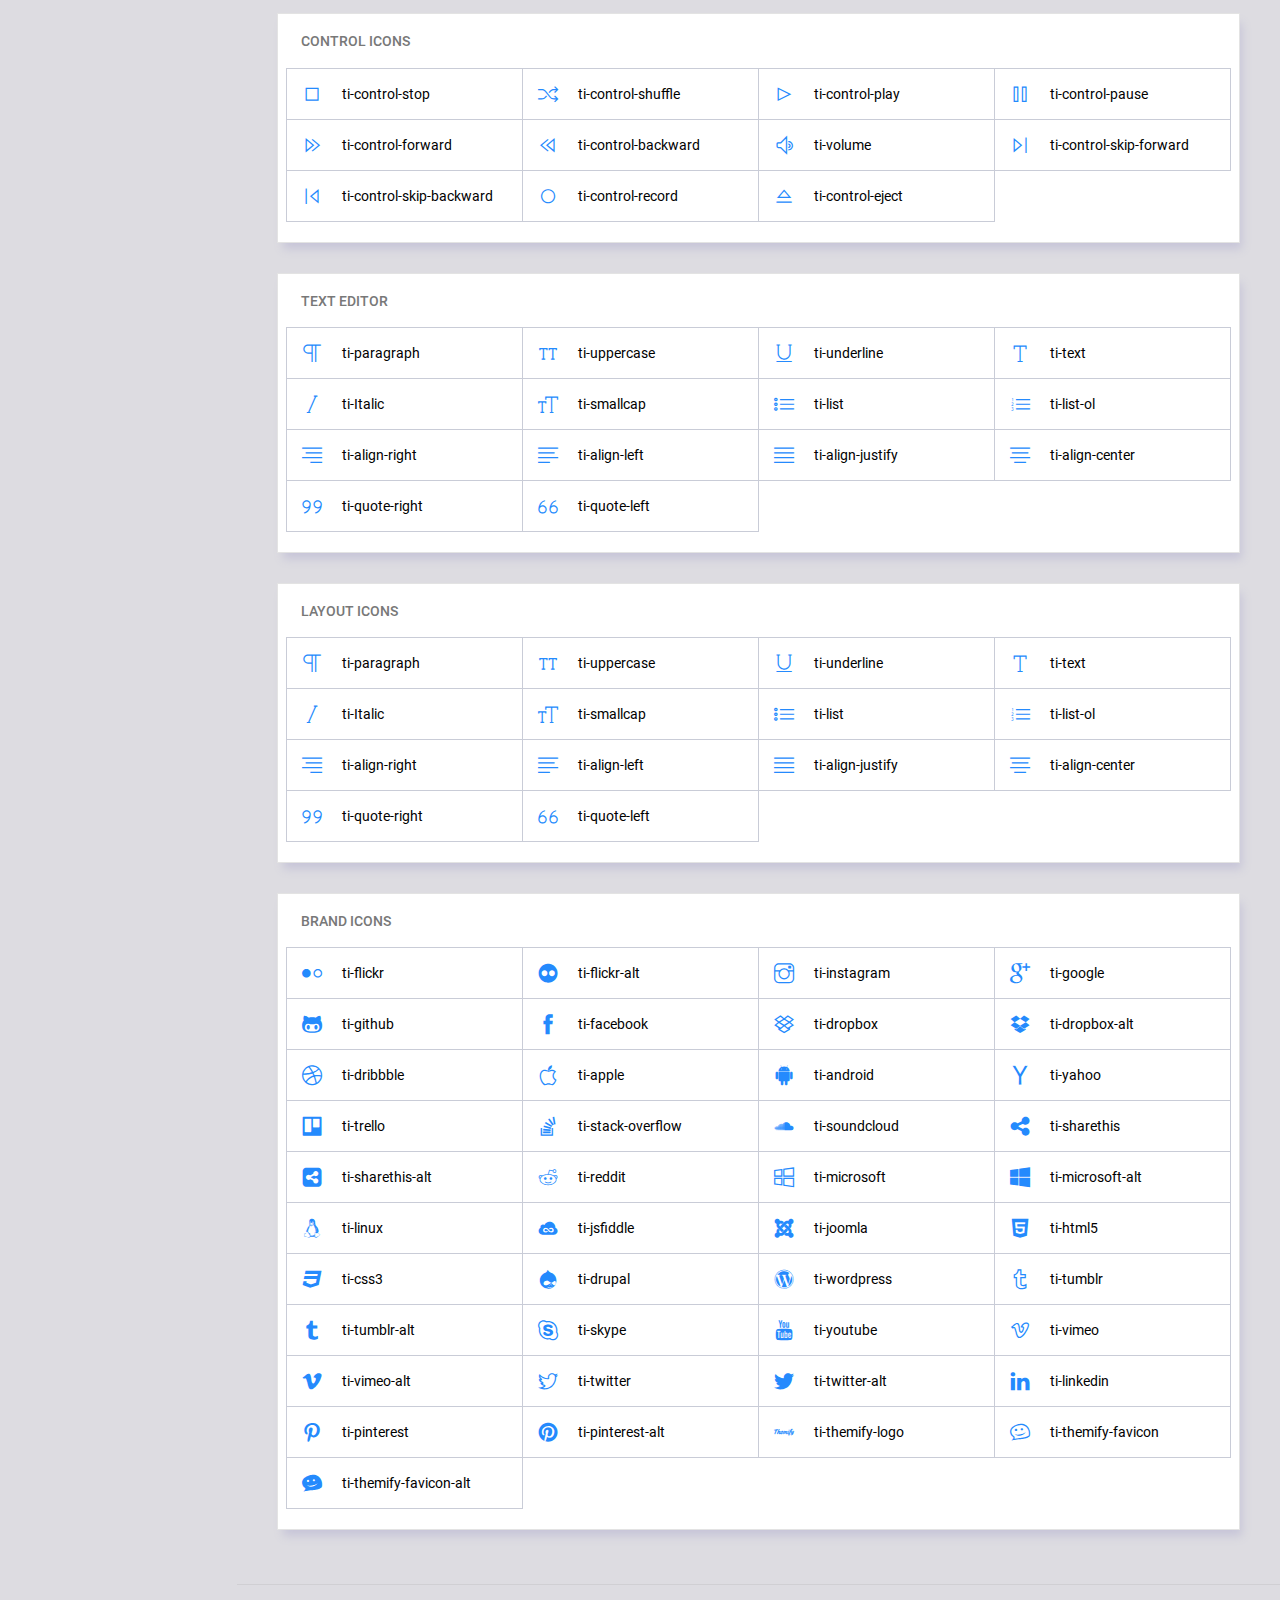
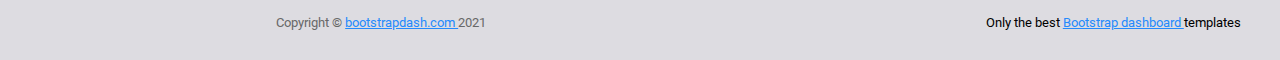
<file: static/admin/pages/icons/themify.html>
<!DOCTYPE html>
<html lang="en">

<head>
  <!-- Required meta tags -->
  <meta charset="utf-8">
  <meta name="viewport" content="width=device-width, initial-scale=1, shrink-to-fit=no">
  <title>RoyalUI Admin</title>
  <!-- plugins:css -->
  <link rel="stylesheet" href="../../vendors/ti-icons/css/themify-icons.css">
  <link rel="stylesheet" href="../../vendors/base/vendor.bundle.base.css">
  <!-- endinject -->
  <!-- plugin css for this page -->
  <!-- End plugin css for this page -->
  <!-- inject:css -->
  <link rel="stylesheet" href="../../css/style.css">
  <!-- endinject -->
  <link rel="shortcut icon" href="../../images/favicon.png" />
</head>

<body>
  <div class="container-scroller">
    <!-- partial:../../partials/_navbar.html -->
    <nav class="navbar col-lg-12 col-12 p-0 fixed-top d-flex flex-row">
      <div class="text-center navbar-brand-wrapper d-flex align-items-center justify-content-center">
        <a class="navbar-brand brand-logo me-5" href="../../index.html"><img src="../../images/logo.svg" class="me-2" alt="logo"/></a>
        <a class="navbar-brand brand-logo-mini" href="../../index.html"><img src="../../images/logo-mini.svg" alt="logo"/></a>
      </div>
      <div class="navbar-menu-wrapper d-flex align-items-center justify-content-end">
        <button class="navbar-toggler navbar-toggler align-self-center" type="button" data-toggle="minimize">
          <span class="ti-view-list"></span>
        </button>
        <ul class="navbar-nav mr-lg-2">
          <li class="nav-item nav-search d-none d-lg-block">
            <div class="input-group">
              <div class="input-group-prepend hover-cursor" id="navbar-search-icon">
                <span class="input-group-text" id="search">
                  <i class="ti-search"></i>
                </span>
              </div>
              <input type="text" class="form-control" id="navbar-search-input" placeholder="Search now" aria-label="search" aria-describedby="search">
            </div>
          </li>
        </ul>
        <ul class="navbar-nav navbar-nav-right">
          <li class="nav-item dropdown me-1">
            <a class="nav-link count-indicator dropdown-toggle d-flex justify-content-center align-items-center" id="messageDropdown" href="#" data-toggle="dropdown">
              <i class="ti-email mx-0"></i>
            </a>
            <div class="dropdown-menu dropdown-menu-right navbar-dropdown" aria-labelledby="messageDropdown">
              <p class="mb-0 font-weight-normal float-left dropdown-header">Messages</p>
              <a class="dropdown-item">
                <div class="item-thumbnail">
                    <img src="../../images/faces/face4.jpg" alt="image" class="profile-pic">
                </div>
                <div class="item-content flex-grow">
                  <h6 class="ellipsis font-weight-normal">David Grey
                  </h6>
                  <p class="font-weight-light small-text text-muted mb-0">
                    The meeting is cancelled
                  </p>
                </div>
              </a>
              <a class="dropdown-item">
                <div class="item-thumbnail">
                    <img src="../../images/faces/face2.jpg" alt="image" class="profile-pic">
                </div>
                <div class="item-content flex-grow">
                  <h6 class="ellipsis font-weight-normal">Tim Cook
                  </h6>
                  <p class="font-weight-light small-text text-muted mb-0">
                    New product launch
                  </p>
                </div>
              </a>
              <a class="dropdown-item">
                <div class="item-thumbnail">
                    <img src="../../images/faces/face3.jpg" alt="image" class="profile-pic">
                </div>
                <div class="item-content flex-grow">
                  <h6 class="ellipsis font-weight-normal"> Johnson
                  </h6>
                  <p class="font-weight-light small-text text-muted mb-0">
                    Upcoming board meeting
                  </p>
                </div>
              </a>
            </div>
          </li>
          <li class="nav-item dropdown">
            <a class="nav-link count-indicator dropdown-toggle" id="notificationDropdown" href="#" data-toggle="dropdown">
              <i class="ti-bell mx-0"></i>
              <span class="count"></span>
            </a>
            <div class="dropdown-menu dropdown-menu-right navbar-dropdown" aria-labelledby="notificationDropdown">
              <p class="mb-0 font-weight-normal float-left dropdown-header">Notifications</p>
              <a class="dropdown-item">
                <div class="item-thumbnail">
                  <div class="item-icon bg-success">
                    <i class="ti-info-alt mx-0"></i>
                  </div>
                </div>
                <div class="item-content">
                  <h6 class="font-weight-normal">Application Error</h6>
                  <p class="font-weight-light small-text mb-0 text-muted">
                    Just now
                  </p>
                </div>
              </a>
              <a class="dropdown-item">
                <div class="item-thumbnail">
                  <div class="item-icon bg-warning">
                    <i class="ti-settings mx-0"></i>
                  </div>
                </div>
                <div class="item-content">
                  <h6 class="font-weight-normal">Settings</h6>
                  <p class="font-weight-light small-text mb-0 text-muted">
                    Private message
                  </p>
                </div>
              </a>
              <a class="dropdown-item">
                <div class="item-thumbnail">
                  <div class="item-icon bg-info">
                    <i class="ti-user mx-0"></i>
                  </div>
                </div>
                <div class="item-content">
                  <h6 class="font-weight-normal">New user registration</h6>
                  <p class="font-weight-light small-text mb-0 text-muted">
                    2 days ago
                  </p>
                </div>
              </a>
            </div>
          </li>
          <li class="nav-item nav-profile dropdown">
            <a class="nav-link dropdown-toggle" href="#" data-toggle="dropdown" id="profileDropdown">
              <img src="../../images/faces/face28.jpg" alt="profile"/>
            </a>
            <div class="dropdown-menu dropdown-menu-right navbar-dropdown" aria-labelledby="profileDropdown">
              <a class="dropdown-item">
                <i class="ti-settings text-primary"></i>
                Settings
              </a>
              <a class="dropdown-item">
                <i class="ti-power-off text-primary"></i>
                Logout
              </a>
            </div>
          </li>
        </ul>
        <button class="navbar-toggler navbar-toggler-right d-lg-none align-self-center" type="button" data-toggle="offcanvas">
          <span class="ti-view-list"></span>
        </button>
      </div>
    </nav>
    <!-- partial -->
    <div class="container-fluid page-body-wrapper">
      <!-- partial:../../partials/_sidebar.html -->
      <nav class="sidebar sidebar-offcanvas" id="sidebar">
        <ul class="nav">
          <li class="nav-item">
            <a class="nav-link" href="../../index.html">
              <i class="ti-shield menu-icon"></i>
              <span class="menu-title">Dashboard</span>
            </a>
          </li>
          <li class="nav-item">
            <a class="nav-link" data-toggle="collapse" href="#ui-basic" aria-expanded="false" aria-controls="ui-basic">
              <i class="ti-palette menu-icon"></i>
              <span class="menu-title">UI Elements</span>
              <i class="menu-arrow"></i>
            </a>
            <div class="collapse" id="ui-basic">
              <ul class="nav flex-column sub-menu">
                <li class="nav-item"> <a class="nav-link" href="../../pages/ui-features/buttons.html">Buttons</a></li>
                <li class="nav-item"> <a class="nav-link" href="../../pages/ui-features/typography.html">Typography</a></li>
              </ul>
            </div>
          </li>
          <li class="nav-item">
            <a class="nav-link" href="../../pages/forms/basic_elements.html">
              <i class="ti-layout-list-post menu-icon"></i>
              <span class="menu-title">Form elements</span>
            </a>
          </li>
          <li class="nav-item">
            <a class="nav-link" href="../../pages/charts/chartjs.html">
              <i class="ti-pie-chart menu-icon"></i>
              <span class="menu-title">Charts</span>
            </a>
          </li>
          <li class="nav-item">
            <a class="nav-link" href="../../pages/tables/basic-table.html">
              <i class="ti-view-list-alt menu-icon"></i>
              <span class="menu-title">Tables</span>
            </a>
          </li>
          <li class="nav-item">
            <a class="nav-link" href="../../pages/icons/themify.html">
              <i class="ti-star menu-icon"></i>
              <span class="menu-title">Icons</span>
            </a>
          </li>
          <li class="nav-item">
            <a class="nav-link" data-toggle="collapse" href="#auth" aria-expanded="false" aria-controls="auth">
              <i class="ti-user menu-icon"></i>
              <span class="menu-title">User Pages</span>
              <i class="menu-arrow"></i>
            </a>
            <div class="collapse" id="auth">
              <ul class="nav flex-column sub-menu">
                <li class="nav-item"> <a class="nav-link" href="../../pages/samples/login.html"> Login </a></li>
                <li class="nav-item"> <a class="nav-link" href="../../pages/samples/login-2.html"> Login 2 </a></li>
                <li class="nav-item"> <a class="nav-link" href="../../pages/samples/register.html"> Register </a></li>
                <li class="nav-item"> <a class="nav-link" href="../../pages/samples/register-2.html"> Register 2 </a></li>
                <li class="nav-item"> <a class="nav-link" href="../../pages/samples/lock-screen.html"> Lockscreen </a></li>
              </ul>
            </div>
          </li>
          <li class="nav-item">
            <a class="nav-link" href="../../documentation/documentation.html">
              <i class="ti-write menu-icon"></i>
              <span class="menu-title">Documentation</span>
            </a>
          </li>
        </ul>
      </nav>
      <!-- partial -->
      <div class="main-panel">          
        <div class="content-wrapper">
          <div class="row">
            <div class="col-lg-12 grid-margin">
              <div class="card">
                <div class="card-body">
                  <h4 class="card-title">Arrows & direction icons</h4>
                  <div class="icons-list row">
                    <div class="col-sm-6 col-md-4 col-lg-3"> <i class="ti-arrow-up"></i> ti-arrow-up </div>
                    <div class="col-sm-6 col-md-4 col-lg-3"> <i class="ti-arrow-right"></i> ti-arrow-right </div>
                    <div class="col-sm-6 col-md-4 col-lg-3"> <i class="ti-arrow-left"></i> ti-arrow-left </div>
                    <div class="col-sm-6 col-md-4 col-lg-3"> <i class="ti-arrow-down"></i> ti-arrow-down </div>
                    <div class="col-sm-6 col-md-4 col-lg-3"> <i class="ti-arrows-vertical"></i> ti-arrows-vertical </div>
                    <div class="col-sm-6 col-md-4 col-lg-3"> <i class="ti-arrows-horizontal"></i> ti-arrows-horizontal </div>
                    <div class="col-sm-6 col-md-4 col-lg-3"> <i class="ti-angle-up"></i> ti-angle-up </div>
                    <div class="col-sm-6 col-md-4 col-lg-3"> <i class="ti-angle-right"></i> ti-angle-right </div>
                    <div class="col-sm-6 col-md-4 col-lg-3"> <i class="ti-angle-left"></i> ti-angle-left </div>
                    <div class="col-sm-6 col-md-4 col-lg-3"> <i class="ti-angle-down"></i> ti-angle-down </div>
                    <div class="col-sm-6 col-md-4 col-lg-3"> <i class="ti-angle-double-up"></i> ti-angle-double-up </div>
                    <div class="col-sm-6 col-md-4 col-lg-3"> <i class="ti-angle-double-right"></i> ti-angle-double-right </div>
                    <div class="col-sm-6 col-md-4 col-lg-3"> <i class="ti-angle-double-left"></i> ti-angle-double-left </div>
                    <div class="col-sm-6 col-md-4 col-lg-3"> <i class="ti-angle-double-down"></i> ti-angle-double-down </div>
                    <div class="col-sm-6 col-md-4 col-lg-3"> <i class="ti-move"></i> ti-move </div>
                    <div class="col-sm-6 col-md-4 col-lg-3"> <i class="ti-fullscreen"></i> ti-fullscreen </div>
                    <div class="col-sm-6 col-md-4 col-lg-3"> <i class="ti-arrow-top-right"></i> ti-arrow-top-right </div>
                    <div class="col-sm-6 col-md-4 col-lg-3"> <i class="ti-arrow-top-left"></i> ti-arrow-top-left </div>
                    <div class="col-sm-6 col-md-4 col-lg-3"> <i class="ti-arrow-circle-up"></i> ti-arrow-circle-up </div>
                    <div class="col-sm-6 col-md-4 col-lg-3"> <i class="ti-arrow-circle-right"></i> ti-arrow-circle-right </div>
                    <div class="col-sm-6 col-md-4 col-lg-3"> <i class="ti-arrow-circle-left"></i> ti-arrow-circle-left </div>
                    <div class="col-sm-6 col-md-4 col-lg-3"> <i class="ti-arrow-circle-down"></i> ti-arrow-circle-down </div>
                    <div class="col-sm-6 col-md-4 col-lg-3"> <i class="ti-arrows-corner"></i> ti-arrows-corner </div>
                    <div class="col-sm-6 col-md-4 col-lg-3"> <i class="ti-split-v"></i> ti-split-v </div>
                    <div class="col-sm-6 col-md-4 col-lg-3"> <i class="ti-split-v-alt"></i> ti-split-v-alt </div>
                    <div class="col-sm-6 col-md-4 col-lg-3"> <i class="ti-split-h"></i> ti-split-h </div>
                    <div class="col-sm-6 col-md-4 col-lg-3"> <i class="ti-hand-point-up"></i> ti-hand-point-up </div>
                    <div class="col-sm-6 col-md-4 col-lg-3"> <i class="ti-hand-point-right"></i> ti-hand-point-right </div>
                    <div class="col-sm-6 col-md-4 col-lg-3"> <i class="ti-hand-point-left"></i> ti-hand-point-left </div>
                    <div class="col-sm-6 col-md-4 col-lg-3"> <i class="ti-hand-point-down"></i> ti-hand-point-down </div>
                    <div class="col-sm-6 col-md-4 col-lg-3"> <i class="ti-back-right"></i> ti-back-right </div>
                    <div class="col-sm-6 col-md-4 col-lg-3"> <i class="ti-back-left"></i> ti-back-left </div>
                    <div class="col-sm-6 col-md-4 col-lg-3"> <i class="ti-exchange-vertical"></i> ti-exchange-vertical </div>
                  </div>
                </div>
              </div>
            </div>
            <div class="col-lg-12 grid-margin">
              <div class="card">
                <div class="card-body">
                  <h4 class="card-title">Web app icons</h4>
                  <div class="icons-list row">
                    <div class="col-sm-6 col-md-4 col-lg-3"> <i class="ti-wand"></i> ti-wand </div>
                    <div class="col-sm-6 col-md-4 col-lg-3"> <i class="ti-save"></i> ti-save </div>
                    <div class="col-sm-6 col-md-4 col-lg-3"> <i class="ti-save-alt"></i> ti-save-alt </div>
                    <div class="col-sm-6 col-md-4 col-lg-3"> <i class="ti-direction"></i> ti-direction </div>
                    <div class="col-sm-6 col-md-4 col-lg-3"> <i class="ti-direction-alt"></i> ti-direction-alt </div>
                    <div class="col-sm-6 col-md-4 col-lg-3"> <i class="ti-user"></i> ti-user </div>
                    <div class="col-sm-6 col-md-4 col-lg-3"> <i class="ti-link"></i> ti-link </div>
                    <div class="col-sm-6 col-md-4 col-lg-3"> <i class="ti-unlink"></i> ti-unlink </div>
                    <div class="col-sm-6 col-md-4 col-lg-3"> <i class="ti-trash"></i> ti-trash </div>
                    <div class="col-sm-6 col-md-4 col-lg-3"> <i class="ti-target"></i> ti-target </div>
                    <div class="col-sm-6 col-md-4 col-lg-3"> <i class="ti-tag"></i> ti-tag </div>
                    <div class="col-sm-6 col-md-4 col-lg-3"> <i class="ti-desktop"></i> ti-desktop </div>
                    <div class="col-sm-6 col-md-4 col-lg-3"> <i class="ti-tablet"></i> ti-tablet </div>
                    <div class="col-sm-6 col-md-4 col-lg-3"> <i class="ti-mobile"></i> ti-mobile </div>
                    <div class="col-sm-6 col-md-4 col-lg-3"> <i class="ti-email"></i> ti-email </div>
                    <div class="col-sm-6 col-md-4 col-lg-3"> <i class="ti-star"></i> ti-star </div>
                    <div class="col-sm-6 col-md-4 col-lg-3"> <i class="ti-spray"></i> ti-spray </div>
                    <div class="col-sm-6 col-md-4 col-lg-3"> <i class="ti-bar-chart-alt"></i> ti-bar-chart-alt </div>
                    <div class="col-sm-6 col-md-4 col-lg-3"> <i class="ti-shopping-cart"></i> ti-shopping-cart </div>
                    <div class="col-sm-6 col-md-4 col-lg-3"> <i class="ti-shopping-cart-full"></i> ti-shopping-cart-full </div>
                    <div class="col-sm-6 col-md-4 col-lg-3"> <i class="ti-settings"></i> ti-settings </div>
                    <div class="col-sm-6 col-md-4 col-lg-3"> <i class="ti-search"></i> ti-search </div>
                    <div class="col-sm-6 col-md-4 col-lg-3"> <i class="ti-zoom-in"></i> ti-zoom-in </div>
                    <div class="col-sm-6 col-md-4 col-lg-3"> <i class="ti-zoom-out"></i> ti-zoom-out </div>
                    <div class="col-sm-6 col-md-4 col-lg-3"> <i class="ti-cut"></i> ti-cut </div>
                    <div class="col-sm-6 col-md-4 col-lg-3"> <i class="ti-ruler"></i> ti-ruler </div>
                    <div class="col-sm-6 col-md-4 col-lg-3"> <i class="ti-ruler-alt-2"></i> ti-ruler-alt-2 </div>
                    <div class="col-sm-6 col-md-4 col-lg-3"> <i class="ti-ruler-pencil"></i> ti-ruler-pencil </div>
                    <div class="col-sm-6 col-md-4 col-lg-3"> <i class="ti-ruler-alt"></i> ti-ruler-alt </div>
                    <div class="col-sm-6 col-md-4 col-lg-3"> <i class="ti-bookmark"></i> ti-bookmark </div>
                    <div class="col-sm-6 col-md-4 col-lg-3"> <i class="ti-bookmark-alt"></i> ti-bookmark-alt </div>
                    <div class="col-sm-6 col-md-4 col-lg-3"> <i class="ti-reload"></i> ti-reload </div>
                    <div class="col-sm-6 col-md-4 col-lg-3"> <i class="ti-plus"></i> ti-plus </div>
                    <div class="col-sm-6 col-md-4 col-lg-3"> <i class="ti-minus"></i> ti-minus </div>
                    <div class="col-sm-6 col-md-4 col-lg-3"> <i class="ti-close"></i> ti-close </div>
                    <div class="col-sm-6 col-md-4 col-lg-3"> <i class="ti-pin"></i> ti-pin </div>
                    <div class="col-sm-6 col-md-4 col-lg-3"> <i class="ti-pencil"></i> ti-pencil </div>
                    <div class="col-sm-6 col-md-4 col-lg-3"> <i class="ti-pencil-alt"></i> ti-pencil-alt </div>
                    <div class="col-sm-6 col-md-4 col-lg-3"> <i class="ti-paint-roller"></i> ti-paint-roller </div>
                    <div class="col-sm-6 col-md-4 col-lg-3"> <i class="ti-paint-bucket"></i> ti-paint-bucket </div>
                    <div class="col-sm-6 col-md-4 col-lg-3"> <i class="ti-na"></i> ti-na </div>
                    <div class="col-sm-6 col-md-4 col-lg-3"> <i class="ti-medall"></i> ti-medall </div>
                    <div class="col-sm-6 col-md-4 col-lg-3"> <i class="ti-medall-alt"></i> ti-medall-alt </div>
                    <div class="col-sm-6 col-md-4 col-lg-3"> <i class="ti-marker"></i> ti-marker </div>
                    <div class="col-sm-6 col-md-4 col-lg-3"> <i class="ti-marker-alt"></i> ti-marker-alt </div>
                    <div class="col-sm-6 col-md-4 col-lg-3"> <i class="ti-lock"></i> ti-lock </div>
                    <div class="col-sm-6 col-md-4 col-lg-3"> <i class="ti-unlock"></i> ti-unlock </div>
                    <div class="col-sm-6 col-md-4 col-lg-3"> <i class="ti-location-arrow"></i> ti-location-arrow </div>
                    <div class="col-sm-6 col-md-4 col-lg-3"> <i class="ti-layout"></i> ti-layout </div>
                    <div class="col-sm-6 col-md-4 col-lg-3"> <i class="ti-layers"></i> ti-layers </div>
                    <div class="col-sm-6 col-md-4 col-lg-3"> <i class="ti-layers-alt"></i> ti-layers-alt </div>
                    <div class="col-sm-6 col-md-4 col-lg-3"> <i class="ti-key"></i> ti-key </div>
                    <div class="col-sm-6 col-md-4 col-lg-3"> <i class="ti-image"></i> ti-image </div>
                    <div class="col-sm-6 col-md-4 col-lg-3"> <i class="ti-heart"></i> ti-heart </div>
                    <div class="col-sm-6 col-md-4 col-lg-3"> <i class="ti-heart-broken"></i> ti-heart-broken </div>
                    <div class="col-sm-6 col-md-4 col-lg-3"> <i class="ti-hand-stop"></i> ti-hand-stop </div>
                    <div class="col-sm-6 col-md-4 col-lg-3"> <i class="ti-hand-open"></i> ti-hand-open </div>
                    <div class="col-sm-6 col-md-4 col-lg-3"> <i class="ti-hand-drag"></i> ti-hand-drag </div>
                    <div class="col-sm-6 col-md-4 col-lg-3"> <i class="ti-flag"></i> ti-flag </div>
                    <div class="col-sm-6 col-md-4 col-lg-3"> <i class="ti-flag-alt"></i> ti-flag-alt </div>
                    <div class="col-sm-6 col-md-4 col-lg-3"> <i class="ti-flag-alt-2"></i> ti-flag-alt-2 </div>
                    <div class="col-sm-6 col-md-4 col-lg-3"> <i class="ti-eye"></i> ti-eye </div>
                    <div class="col-sm-6 col-md-4 col-lg-3"> <i class="ti-import"></i> ti-import </div>
                    <div class="col-sm-6 col-md-4 col-lg-3"> <i class="ti-export"></i> ti-export </div>
                    <div class="col-sm-6 col-md-4 col-lg-3"> <i class="ti-cup"></i> ti-cup </div>
                    <div class="col-sm-6 col-md-4 col-lg-3"> <i class="ti-crown"></i> ti-crown </div>
                    <div class="col-sm-6 col-md-4 col-lg-3"> <i class="ti-comments"></i> ti-comments </div>
                    <div class="col-sm-6 col-md-4 col-lg-3"> <i class="ti-comment"></i> ti-comment </div>
                    <div class="col-sm-6 col-md-4 col-lg-3"> <i class="ti-comment-alt"></i> ti-comment-alt </div>
                    <div class="col-sm-6 col-md-4 col-lg-3"> <i class="ti-thought"></i> ti-thought </div>
                    <div class="col-sm-6 col-md-4 col-lg-3"> <i class="ti-clip"></i> ti-clip </div>
                    <div class="col-sm-6 col-md-4 col-lg-3"> <i class="ti-check"></i> ti-check </div>
                    <div class="col-sm-6 col-md-4 col-lg-3"> <i class="ti-check-box"></i> ti-check-box </div>
                    <div class="col-sm-6 col-md-4 col-lg-3"> <i class="ti-camera"></i> ti-camera </div>
                    <div class="col-sm-6 col-md-4 col-lg-3"> <i class="ti-announcement"></i> ti-announcement </div>
                    <div class="col-sm-6 col-md-4 col-lg-3"> <i class="ti-brush"></i> ti-brush </div>
                    <div class="col-sm-6 col-md-4 col-lg-3"> <i class="ti-brush-alt"></i> ti-brush-alt </div>
                    <div class="col-sm-6 col-md-4 col-lg-3"> <i class="ti-palette"></i> ti-palette </div>
                    <div class="col-sm-6 col-md-4 col-lg-3"> <i class="ti-briefcase"></i> ti-briefcase </div>
                    <div class="col-sm-6 col-md-4 col-lg-3"> <i class="ti-bolt"></i> ti-bolt </div>
                    <div class="col-sm-6 col-md-4 col-lg-3"> <i class="ti-bolt-alt"></i> ti-bolt-alt </div>
                    <div class="col-sm-6 col-md-4 col-lg-3"> <i class="ti-blackboard"></i> ti-blackboard </div>
                    <div class="col-sm-6 col-md-4 col-lg-3"> <i class="ti-bag"></i> ti-bag </div>
                    <div class="col-sm-6 col-md-4 col-lg-3"> <i class="ti-world"></i> ti-world </div>
                    <div class="col-sm-6 col-md-4 col-lg-3"> <i class="ti-wheelchair"></i> ti-wheelchair </div>
                    <div class="col-sm-6 col-md-4 col-lg-3"> <i class="ti-car"></i> ti-car </div>
                    <div class="col-sm-6 col-md-4 col-lg-3"> <i class="ti-truck"></i> ti-truck </div>
                    <div class="col-sm-6 col-md-4 col-lg-3"> <i class="ti-timer"></i> ti-timer </div>
                    <div class="col-sm-6 col-md-4 col-lg-3"> <i class="ti-ticket"></i> ti-ticket </div>
                    <div class="col-sm-6 col-md-4 col-lg-3"> <i class="ti-thumb-up"></i> ti-thumb-up </div>
                    <div class="col-sm-6 col-md-4 col-lg-3"> <i class="ti-thumb-down"></i> ti-thumb-down </div>
                    <div class="col-sm-6 col-md-4 col-lg-3"> <i class="ti-stats-up"></i> ti-stats-up </div>
                    <div class="col-sm-6 col-md-4 col-lg-3"> <i class="ti-stats-down"></i> ti-stats-down </div>
                    <div class="col-sm-6 col-md-4 col-lg-3"> <i class="ti-shine"></i> ti-shine </div>
                    <div class="col-sm-6 col-md-4 col-lg-3"> <i class="ti-shift-right"></i> ti-shift-right </div>
                    <div class="col-sm-6 col-md-4 col-lg-3"> <i class="ti-shift-left"></i> ti-shift-left </div>
                    <div class="col-sm-6 col-md-4 col-lg-3"> <i class="ti-shift-right-alt"></i> ti-shift-right-alt </div>
                    <div class="col-sm-6 col-md-4 col-lg-3"> <i class="ti-shift-left-alt"></i> ti-shift-left-alt </div>
                    <div class="col-sm-6 col-md-4 col-lg-3"> <i class="ti-shield"></i> ti-shield </div>
                    <div class="col-sm-6 col-md-4 col-lg-3"> <i class="ti-notepad"></i> ti-notepad </div>
                    <div class="col-sm-6 col-md-4 col-lg-3"> <i class="ti-server"></i> ti-server </div>
                    <div class="col-sm-6 col-md-4 col-lg-3"> <i class="ti-pulse"></i> ti-pulse </div>
                    <div class="col-sm-6 col-md-4 col-lg-3"> <i class="ti-printer"></i> ti-printer </div>
                    <div class="col-sm-6 col-md-4 col-lg-3"> <i class="ti-power-off"></i> ti-power-off </div>
                    <div class="col-sm-6 col-md-4 col-lg-3"> <i class="ti-plug"></i> ti-plug </div>
                    <div class="col-sm-6 col-md-4 col-lg-3"> <i class="ti-pie-chart"></i> ti-pie-chart </div>
                    <div class="col-sm-6 col-md-4 col-lg-3"> <i class="ti-panel"></i> ti-panel </div>
                    <div class="col-sm-6 col-md-4 col-lg-3"> <i class="ti-package"></i> ti-package </div>
                    <div class="col-sm-6 col-md-4 col-lg-3"> <i class="ti-music"></i> ti-music </div>
                    <div class="col-sm-6 col-md-4 col-lg-3"> <i class="ti-music-alt"></i> ti-music-alt </div>
                    <div class="col-sm-6 col-md-4 col-lg-3"> <i class="ti-mouse"></i> ti-mouse </div>
                    <div class="col-sm-6 col-md-4 col-lg-3"> <i class="ti-mouse-alt"></i> ti-mouse-alt </div>
                    <div class="col-sm-6 col-md-4 col-lg-3"> <i class="ti-money"></i> ti-money </div>
                    <div class="col-sm-6 col-md-4 col-lg-3"> <i class="ti-microphone"></i> ti-microphone </div>
                    <div class="col-sm-6 col-md-4 col-lg-3"> <i class="ti-menu"></i> ti-menu </div>
                    <div class="col-sm-6 col-md-4 col-lg-3"> <i class="ti-menu-alt"></i> ti-menu-alt </div>
                    <div class="col-sm-6 col-md-4 col-lg-3"> <i class="ti-map"></i> ti-map </div>
                    <div class="col-sm-6 col-md-4 col-lg-3"> <i class="ti-map-alt"></i> ti-map-alt </div>
                    <div class="col-sm-6 col-md-4 col-lg-3"> <i class="ti-location-pin"></i> ti-location-pin </div>
                    <div class="col-sm-6 col-md-4 col-lg-3"> <i class="ti-light-bulb"></i> ti-light-bulb </div>
                    <div class="col-sm-6 col-md-4 col-lg-3"> <i class="ti-info"></i> ti-info </div>
                    <div class="col-sm-6 col-md-4 col-lg-3"> <i class="ti-infinite"></i> ti-infinite </div>
                    <div class="col-sm-6 col-md-4 col-lg-3"> <i class="ti-id-badge"></i> ti-id-badge </div>
                    <div class="col-sm-6 col-md-4 col-lg-3"> <i class="ti-hummer"></i> ti-hummer </div>
                    <div class="col-sm-6 col-md-4 col-lg-3"> <i class="ti-home"></i> ti-home </div>
                    <div class="col-sm-6 col-md-4 col-lg-3"> <i class="ti-help"></i> ti-help </div>
                    <div class="col-sm-6 col-md-4 col-lg-3"> <i class="ti-headphone"></i> ti-headphone </div>
                    <div class="col-sm-6 col-md-4 col-lg-3"> <i class="ti-harddrives"></i> ti-harddrives </div>
                    <div class="col-sm-6 col-md-4 col-lg-3"> <i class="ti-harddrive"></i> ti-harddrive </div>
                    <div class="col-sm-6 col-md-4 col-lg-3"> <i class="ti-gift"></i> ti-gift </div>
                    <div class="col-sm-6 col-md-4 col-lg-3"> <i class="ti-game"></i> ti-game </div>
                    <div class="col-sm-6 col-md-4 col-lg-3"> <i class="ti-filter"></i> ti-filter </div>
                    <div class="col-sm-6 col-md-4 col-lg-3"> <i class="ti-files"></i> ti-files </div>
                    <div class="col-sm-6 col-md-4 col-lg-3"> <i class="ti-file"></i> ti-file </div>
                    <div class="col-sm-6 col-md-4 col-lg-3"> <i class="ti-zip"></i> ti-zip </div>
                    <div class="col-sm-6 col-md-4 col-lg-3"> <i class="ti-folder"></i> ti-folder </div>
                    <div class="col-sm-6 col-md-4 col-lg-3"> <i class="ti-envelope"></i> ti-envelope </div>
                    <div class="col-sm-6 col-md-4 col-lg-3"> <i class="ti-dashboard"></i> ti-dashboard </div>
                    <div class="col-sm-6 col-md-4 col-lg-3"> <i class="ti-cloud"></i> ti-cloud </div>
                    <div class="col-sm-6 col-md-4 col-lg-3"> <i class="ti-cloud-up"></i> ti-cloud-up </div>
                    <div class="col-sm-6 col-md-4 col-lg-3"> <i class="ti-cloud-down"></i> ti-cloud-down </div>
                    <div class="col-sm-6 col-md-4 col-lg-3"> <i class="ti-clipboard"></i> ti-clipboard </div>
                    <div class="col-sm-6 col-md-4 col-lg-3"> <i class="ti-calendar"></i> ti-calendar </div>
                    <div class="col-sm-6 col-md-4 col-lg-3"> <i class="ti-book"></i> ti-book </div>
                    <div class="col-sm-6 col-md-4 col-lg-3"> <i class="ti-bell"></i> ti-bell </div>
                    <div class="col-sm-6 col-md-4 col-lg-3"> <i class="ti-basketball"></i> ti-basketball </div>
                    <div class="col-sm-6 col-md-4 col-lg-3"> <i class="ti-bar-chart"></i> ti-bar-chart </div>
                    <div class="col-sm-6 col-md-4 col-lg-3"> <i class="ti-bar-chart-alt"></i> ti-bar-chart-alt </div>
                    <div class="col-sm-6 col-md-4 col-lg-3"> <i class="ti-archive"></i> ti-archive </div>
                    <div class="col-sm-6 col-md-4 col-lg-3"> <i class="ti-anchor"></i> ti-anchor </div>
                    <div class="col-sm-6 col-md-4 col-lg-3"> <i class="ti-alert"></i> ti-alert </div>
                    <div class="col-sm-6 col-md-4 col-lg-3"> <i class="ti-alarm-clock"></i> ti-alarm-clock </div>
                    <div class="col-sm-6 col-md-4 col-lg-3"> <i class="ti-agenda"></i> ti-agenda </div>
                    <div class="col-sm-6 col-md-4 col-lg-3"> <i class="ti-write"></i> ti-write </div>
                    <div class="col-sm-6 col-md-4 col-lg-3"> <i class="ti-wallet"></i> ti-wallet </div>
                    <div class="col-sm-6 col-md-4 col-lg-3"> <i class="ti-video-clapper"></i> ti-video-clapper </div>
                    <div class="col-sm-6 col-md-4 col-lg-3"> <i class="ti-video-camera"></i> ti-video-camera </div>
                    <div class="col-sm-6 col-md-4 col-lg-3"> <i class="ti-vector"></i> ti-vector </div>
                    <div class="col-sm-6 col-md-4 col-lg-3"> <i class="ti-support"></i> ti-support </div>
                    <div class="col-sm-6 col-md-4 col-lg-3"> <i class="ti-stamp"></i> ti-stamp </div>
                    <div class="col-sm-6 col-md-4 col-lg-3"> <i class="ti-slice"></i> ti-slice </div>
                    <div class="col-sm-6 col-md-4 col-lg-3"> <i class="ti-shortcode"></i> ti-shortcode </div>
                    <div class="col-sm-6 col-md-4 col-lg-3"> <i class="ti-receipt"></i> ti-receipt </div>
                    <div class="col-sm-6 col-md-4 col-lg-3"> <i class="ti-pin2"></i> ti-pin2 </div>
                    <div class="col-sm-6 col-md-4 col-lg-3"> <i class="ti-pin-alt"></i> ti-pin-alt </div>
                    <div class="col-sm-6 col-md-4 col-lg-3"> <i class="ti-pencil-alt2"></i> ti-pencil-alt2 </div>
                    <div class="col-sm-6 col-md-4 col-lg-3"> <i class="ti-eraser"></i> ti-eraser </div>
                    <div class="col-sm-6 col-md-4 col-lg-3"> <i class="ti-more"></i> ti-more </div>
                    <div class="col-sm-6 col-md-4 col-lg-3"> <i class="ti-more-alt"></i> ti-more-alt </div>
                    <div class="col-sm-6 col-md-4 col-lg-3"> <i class="ti-microphone-alt"></i> ti-microphone-alt </div>
                    <div class="col-sm-6 col-md-4 col-lg-3"> <i class="ti-magnet"></i> ti-magnet </div>
                    <div class="col-sm-6 col-md-4 col-lg-3"> <i class="ti-line-double"></i> ti-line-double </div>
                    <div class="col-sm-6 col-md-4 col-lg-3"> <i class="ti-line-dotted"></i> ti-line-dotted </div>
                    <div class="col-sm-6 col-md-4 col-lg-3"> <i class="ti-line-dashed"></i> ti-line-dashed </div>
                    <div class="col-sm-6 col-md-4 col-lg-3"> <i class="ti-ink-pen"></i> ti-ink-pen </div>
                    <div class="col-sm-6 col-md-4 col-lg-3"> <i class="ti-info-alt"></i> ti-info-alt </div>
                    <div class="col-sm-6 col-md-4 col-lg-3"> <i class="ti-help-alt"></i> ti-help-alt </div>
                    <div class="col-sm-6 col-md-4 col-lg-3"> <i class="ti-headphone-alt"></i> ti-headphone-alt </div>
                    <div class="col-sm-6 col-md-4 col-lg-3"> <i class="ti-gallery"></i> ti-gallery </div>
                    <div class="col-sm-6 col-md-4 col-lg-3"> <i class="ti-face-smile"></i> ti-face-smile </div>
                    <div class="col-sm-6 col-md-4 col-lg-3"> <i class="ti-face-sad"></i> ti-face-sad </div>
                    <div class="col-sm-6 col-md-4 col-lg-3"> <i class="ti-credit-card"></i> ti-credit-card </div>
                    <div class="col-sm-6 col-md-4 col-lg-3"> <i class="ti-comments-smiley"></i> ti-comments-smiley </div>
                    <div class="col-sm-6 col-md-4 col-lg-3"> <i class="ti-time"></i> ti-time </div>
                    <div class="col-sm-6 col-md-4 col-lg-3"> <i class="ti-share"></i> ti-share </div>
                    <div class="col-sm-6 col-md-4 col-lg-3"> <i class="ti-share-alt"></i> ti-share-alt </div>
                    <div class="col-sm-6 col-md-4 col-lg-3"> <i class="ti-rocket"></i> ti-rocket </div>
                    <div class="col-sm-6 col-md-4 col-lg-3"> <i class="ti-new-window"></i> ti-new-window </div>
                    <div class="col-sm-6 col-md-4 col-lg-3"> <i class="ti-rss"></i> ti-rss </div>
                    <div class="col-sm-6 col-md-4 col-lg-3"> <i class="ti-rss-alt"></i> ti-rss-alt </div>
                  </div>
                </div>
              </div>
            </div>
            <div class="col-lg-12 grid-margin">
              <div class="card">
                <div class="card-body">
                  <h4 class="card-title">Control icons</h4>
                  <div class="icons-list row">
                    <div class="col-sm-6 col-md-4 col-lg-3"> <i class="ti-control-stop"></i> ti-control-stop </div>
                    <div class="col-sm-6 col-md-4 col-lg-3"> <i class="ti-control-shuffle"></i> ti-control-shuffle </div>
                    <div class="col-sm-6 col-md-4 col-lg-3"> <i class="ti-control-play"></i> ti-control-play </div>
                    <div class="col-sm-6 col-md-4 col-lg-3"> <i class="ti-control-pause"></i> ti-control-pause </div>
                    <div class="col-sm-6 col-md-4 col-lg-3"> <i class="ti-control-forward"></i> ti-control-forward </div>
                    <div class="col-sm-6 col-md-4 col-lg-3"> <i class="ti-control-backward"></i> ti-control-backward </div>
                    <div class="col-sm-6 col-md-4 col-lg-3"> <i class="ti-volume"></i> ti-volume </div>
                    <div class="col-sm-6 col-md-4 col-lg-3"> <i class="ti-control-skip-forward"></i> ti-control-skip-forward </div>
                    <div class="col-sm-6 col-md-4 col-lg-3"> <i class="ti-control-skip-backward"></i> ti-control-skip-backward </div>
                    <div class="col-sm-6 col-md-4 col-lg-3"> <i class="ti-control-record"></i> ti-control-record </div>
                    <div class="col-sm-6 col-md-4 col-lg-3"> <i class="ti-control-eject"></i> ti-control-eject </div>
                  </div>
                </div>
              </div>
            </div>
            <div class="col-lg-12 grid-margin">
              <div class="card">
                <div class="card-body">
                  <h4 class="card-title">Text editor</h4>
                  <div class="icons-list row">
                    <div class="col-sm-6 col-md-4 col-lg-3"> <i class="ti-paragraph"></i> ti-paragraph </div>
                    <div class="col-sm-6 col-md-4 col-lg-3"> <i class="ti-uppercase"></i> ti-uppercase </div>
                    <div class="col-sm-6 col-md-4 col-lg-3"> <i class="ti-underline"></i> ti-underline </div>
                    <div class="col-sm-6 col-md-4 col-lg-3"> <i class="ti-text"></i> ti-text </div>
                    <div class="col-sm-6 col-md-4 col-lg-3"> <i class="ti-Italic"></i> ti-Italic </div>
                    <div class="col-sm-6 col-md-4 col-lg-3"> <i class="ti-smallcap"></i> ti-smallcap </div>
                    <div class="col-sm-6 col-md-4 col-lg-3"> <i class="ti-list"></i> ti-list </div>
                    <div class="col-sm-6 col-md-4 col-lg-3"> <i class="ti-list-ol"></i> ti-list-ol </div>
                    <div class="col-sm-6 col-md-4 col-lg-3"> <i class="ti-align-right"></i> ti-align-right </div>
                    <div class="col-sm-6 col-md-4 col-lg-3"> <i class="ti-align-left"></i> ti-align-left </div>
                    <div class="col-sm-6 col-md-4 col-lg-3"> <i class="ti-align-justify"></i> ti-align-justify </div>
                    <div class="col-sm-6 col-md-4 col-lg-3"> <i class="ti-align-center"></i> ti-align-center </div>
                    <div class="col-sm-6 col-md-4 col-lg-3"> <i class="ti-quote-right"></i> ti-quote-right </div>
                    <div class="col-sm-6 col-md-4 col-lg-3"> <i class="ti-quote-left"></i> ti-quote-left </div>
                  </div>
                </div>
              </div>
            </div>
            <div class="col-lg-12 grid-margin">
              <div class="card">
                <div class="card-body">
                  <h4 class="card-title">Layout icons</h4>
                  <div class="icons-list row">
                    <div class="col-sm-6 col-md-4 col-lg-3"> <i class="ti-paragraph"></i> ti-paragraph </div>
                    <div class="col-sm-6 col-md-4 col-lg-3"> <i class="ti-uppercase"></i> ti-uppercase </div>
                    <div class="col-sm-6 col-md-4 col-lg-3"> <i class="ti-underline"></i> ti-underline </div>
                    <div class="col-sm-6 col-md-4 col-lg-3"> <i class="ti-text"></i> ti-text </div>
                    <div class="col-sm-6 col-md-4 col-lg-3"> <i class="ti-Italic"></i> ti-Italic </div>
                    <div class="col-sm-6 col-md-4 col-lg-3"> <i class="ti-smallcap"></i> ti-smallcap </div>
                    <div class="col-sm-6 col-md-4 col-lg-3"> <i class="ti-list"></i> ti-list </div>
                    <div class="col-sm-6 col-md-4 col-lg-3"> <i class="ti-list-ol"></i> ti-list-ol </div>
                    <div class="col-sm-6 col-md-4 col-lg-3"> <i class="ti-align-right"></i> ti-align-right </div>
                    <div class="col-sm-6 col-md-4 col-lg-3"> <i class="ti-align-left"></i> ti-align-left </div>
                    <div class="col-sm-6 col-md-4 col-lg-3"> <i class="ti-align-justify"></i> ti-align-justify </div>
                    <div class="col-sm-6 col-md-4 col-lg-3"> <i class="ti-align-center"></i> ti-align-center </div>
                    <div class="col-sm-6 col-md-4 col-lg-3"> <i class="ti-quote-right"></i> ti-quote-right </div>
                    <div class="col-sm-6 col-md-4 col-lg-3"> <i class="ti-quote-left"></i> ti-quote-left </div>
                  </div>
                </div>
              </div>
            </div>
            <div class="col-lg-12 grid-margin">
              <div class="card">
                <div class="card-body">
                  <h4 class="card-title">Brand icons</h4>
                  <div class="icons-list row">
                    <div class="col-sm-6 col-md-4 col-lg-3"> <i class="ti-flickr"></i> ti-flickr </div>
                    <div class="col-sm-6 col-md-4 col-lg-3"> <i class="ti-flickr-alt"></i> ti-flickr-alt </div>
                    <div class="col-sm-6 col-md-4 col-lg-3"> <i class="ti-instagram"></i> ti-instagram </div>
                    <div class="col-sm-6 col-md-4 col-lg-3"> <i class="ti-google"></i> ti-google </div>
                    <div class="col-sm-6 col-md-4 col-lg-3"> <i class="ti-github"></i> ti-github </div>
                    <div class="col-sm-6 col-md-4 col-lg-3"> <i class="ti-facebook"></i> ti-facebook </div>
                    <div class="col-sm-6 col-md-4 col-lg-3"> <i class="ti-dropbox"></i> ti-dropbox </div>
                    <div class="col-sm-6 col-md-4 col-lg-3"> <i class="ti-dropbox-alt"></i> ti-dropbox-alt </div>
                    <div class="col-sm-6 col-md-4 col-lg-3"> <i class="ti-dribbble"></i> ti-dribbble </div>
                    <div class="col-sm-6 col-md-4 col-lg-3"> <i class="ti-apple"></i> ti-apple </div>
                    <div class="col-sm-6 col-md-4 col-lg-3"> <i class="ti-android"></i> ti-android </div>
                    <div class="col-sm-6 col-md-4 col-lg-3"> <i class="ti-yahoo"></i> ti-yahoo </div>
                    <div class="col-sm-6 col-md-4 col-lg-3"> <i class="ti-trello"></i> ti-trello </div>
                    <div class="col-sm-6 col-md-4 col-lg-3"> <i class="ti-stack-overflow"></i> ti-stack-overflow </div>
                    <div class="col-sm-6 col-md-4 col-lg-3"> <i class="ti-soundcloud"></i> ti-soundcloud </div>
                    <div class="col-sm-6 col-md-4 col-lg-3"> <i class="ti-sharethis"></i> ti-sharethis </div>
                    <div class="col-sm-6 col-md-4 col-lg-3"> <i class="ti-sharethis-alt"></i> ti-sharethis-alt </div>
                    <div class="col-sm-6 col-md-4 col-lg-3"> <i class="ti-reddit"></i> ti-reddit </div>
                    <div class="col-sm-6 col-md-4 col-lg-3"> <i class="ti-microsoft"></i> ti-microsoft </div>
                    <div class="col-sm-6 col-md-4 col-lg-3"> <i class="ti-microsoft-alt"></i> ti-microsoft-alt </div>
                    <div class="col-sm-6 col-md-4 col-lg-3"> <i class="ti-linux"></i> ti-linux </div>
                    <div class="col-sm-6 col-md-4 col-lg-3"> <i class="ti-jsfiddle"></i> ti-jsfiddle </div>
                    <div class="col-sm-6 col-md-4 col-lg-3"> <i class="ti-joomla"></i> ti-joomla </div>
                    <div class="col-sm-6 col-md-4 col-lg-3"> <i class="ti-html5"></i> ti-html5 </div>
                    <div class="col-sm-6 col-md-4 col-lg-3"> <i class="ti-css3"></i> ti-css3 </div>
                    <div class="col-sm-6 col-md-4 col-lg-3"> <i class="ti-drupal"></i> ti-drupal </div>
                    <div class="col-sm-6 col-md-4 col-lg-3"> <i class="ti-wordpress"></i> ti-wordpress </div>
                    <div class="col-sm-6 col-md-4 col-lg-3"> <i class="ti-tumblr"></i> ti-tumblr </div>
                    <div class="col-sm-6 col-md-4 col-lg-3"> <i class="ti-tumblr-alt"></i> ti-tumblr-alt </div>
                    <div class="col-sm-6 col-md-4 col-lg-3"> <i class="ti-skype"></i> ti-skype </div>
                    <div class="col-sm-6 col-md-4 col-lg-3"> <i class="ti-youtube"></i> ti-youtube </div>
                    <div class="col-sm-6 col-md-4 col-lg-3"> <i class="ti-vimeo"></i> ti-vimeo </div>
                    <div class="col-sm-6 col-md-4 col-lg-3"> <i class="ti-vimeo-alt"></i> ti-vimeo-alt </div>
                    <div class="col-sm-6 col-md-4 col-lg-3"> <i class="ti-twitter"></i> ti-twitter </div>
                    <div class="col-sm-6 col-md-4 col-lg-3"> <i class="ti-twitter-alt"></i> ti-twitter-alt </div>
                    <div class="col-sm-6 col-md-4 col-lg-3"> <i class="ti-linkedin"></i> ti-linkedin </div>
                    <div class="col-sm-6 col-md-4 col-lg-3"> <i class="ti-pinterest"></i> ti-pinterest </div>
                    <div class="col-sm-6 col-md-4 col-lg-3"> <i class="ti-pinterest-alt"></i> ti-pinterest-alt </div>
                    <div class="col-sm-6 col-md-4 col-lg-3"> <i class="ti-themify-logo"></i> ti-themify-logo </div>
                    <div class="col-sm-6 col-md-4 col-lg-3"> <i class="ti-themify-favicon"></i> ti-themify-favicon </div>
                    <div class="col-sm-6 col-md-4 col-lg-3"> <i class="ti-themify-favicon-alt"></i> ti-themify-favicon-alt </div>
                  </div>
                </div>
              </div>
            </div>
          </div>
        </div>
        <!-- partial:../../partials/_footer.html -->
        <footer class="footer">
          <div class="d-sm-flex justify-content-center justify-content-sm-between">
            <span class="text-muted text-center text-sm-left d-block d-sm-inline-block">Copyright © <a href="https://www.bootstrapdash.com/" target="_blank">bootstrapdash.com </a>2021</span>
            <span class="float-none float-sm-right d-block mt-1 mt-sm-0 text-center">Only the best <a href="https://www.bootstrapdash.com/" target="_blank"> Bootstrap dashboard </a> templates</span>
          </div>
        </footer>
        <!-- partial -->
      </div>
    </div>
  </div>
  <!-- plugins:js -->
  <script src="../../vendors/base/vendor.bundle.base.js"></script>
  <!-- endinject -->
  <!-- Plugin js for this page-->
  <!-- End plugin js for this page-->
  <!-- inject:js -->
  <script src="../../js/off-canvas.js"></script>
  <script src="../../js/hoverable-collapse.js"></script>
  <script src="../../js/template.js"></script>
  <script src="../../js/todolist.js"></script>
  <!-- endinject -->
  <!-- Custom js for this page-->
  <!-- End custom js for this page-->
</body>

</html>
</file>
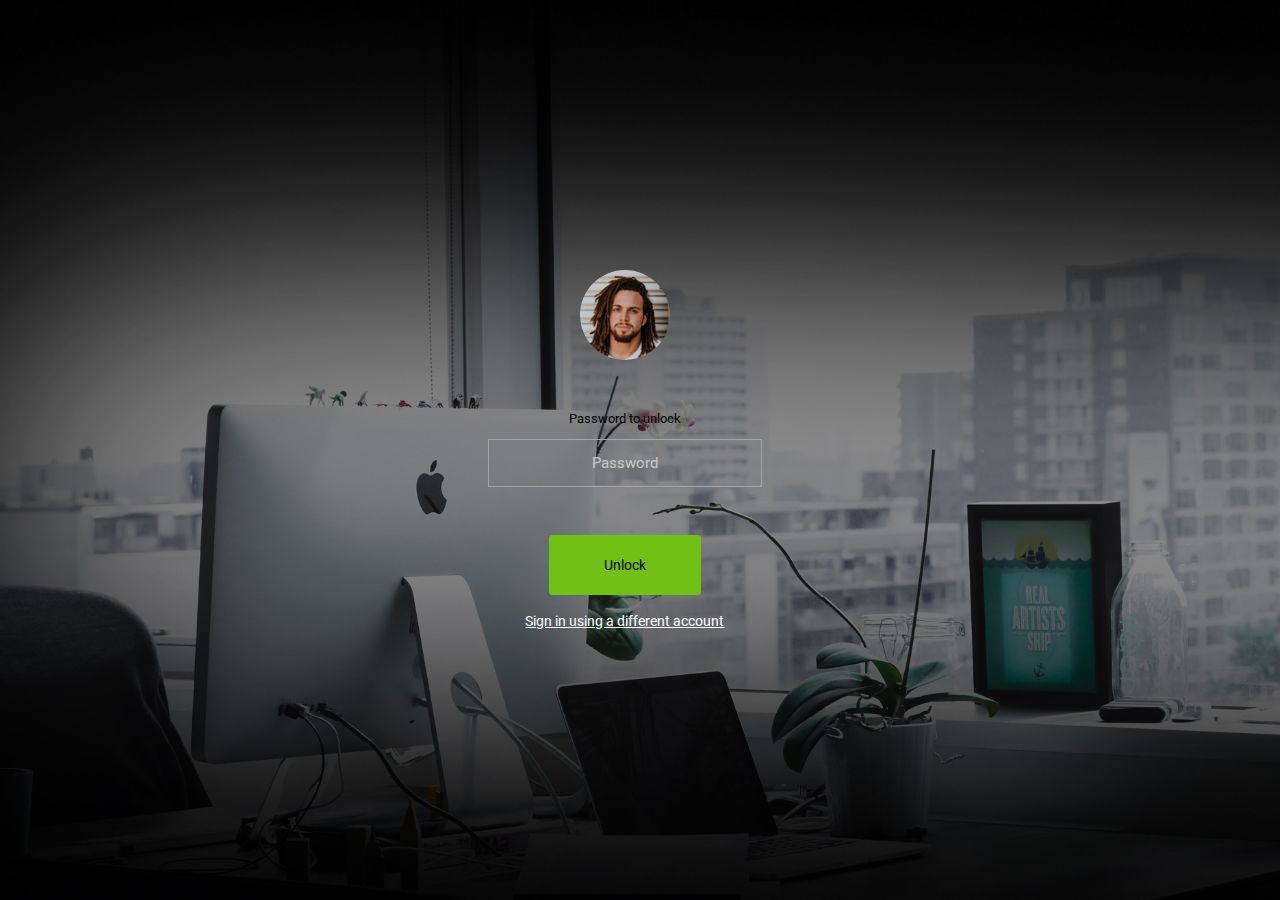
<file: static/admin/pages/samples/lock-screen.html>
<!DOCTYPE html>
<html lang="en">

<head>
  <!-- Required meta tags -->
  <meta charset="utf-8">
  <meta name="viewport" content="width=device-width, initial-scale=1, shrink-to-fit=no">
  <title>RoyalUI Admin</title>
  <!-- plugins:css -->
  <link rel="stylesheet" href="../../vendors/ti-icons/css/themify-icons.css">
  <link rel="stylesheet" href="../../vendors/base/vendor.bundle.base.css">
  <!-- endinject -->
  <!-- plugin css for this page -->
  <!-- End plugin css for this page -->
  <!-- inject:css -->
  <link rel="stylesheet" href="../../css/style.css">
  <!-- endinject -->
  <link rel="shortcut icon" href="../../images/favicon.png" />
</head>

<body>
  <div class="container-scroller">
    <div class="container-fluid page-body-wrapper full-page-wrapper">
      <div class="content-wrapper d-flex align-items-center auth lock-full-bg">
        <div class="row w-100">
          <div class="col-lg-4 mx-auto">
            <div class="auth-form-transparent text-left p-5 text-center">
              <img src="../../images/faces/face13.jpg" class="lock-profile-img" alt="img">
              <form class="pt-5">
                <div class="form-group">
                  <label for="examplePassword1">Password to unlock</label>
                  <input type="password" class="form-control text-center" id="examplePassword1" placeholder="Password">
                </div>
                <div class="mt-5">
                  <a class="btn btn-block btn-success btn-lg font-weight-medium" href="../../index.html">Unlock</a>
                </div>
                <div class="mt-3 text-center">
                  <a href="#" class="auth-link text-white">Sign in using a different account</a>
                </div>
              </form>
            </div>
          </div>
        </div>
      </div>
      <!-- content-wrapper ends -->
    </div>
    <!-- page-body-wrapper ends -->
  </div>
  <!-- container-scroller -->
  <!-- plugins:js -->
  <script src="../../vendors/base/vendor.bundle.base.js"></script>
  <!-- endinject -->
  <!-- inject:js -->
  <script src="../../js/off-canvas.js"></script>
  <script src="../../js/hoverable-collapse.js"></script>
  <script src="../../js/template.js"></script>
  <script src="../../js/todolist.js"></script>
  <!-- endinject -->
</body>

</html>
</file>
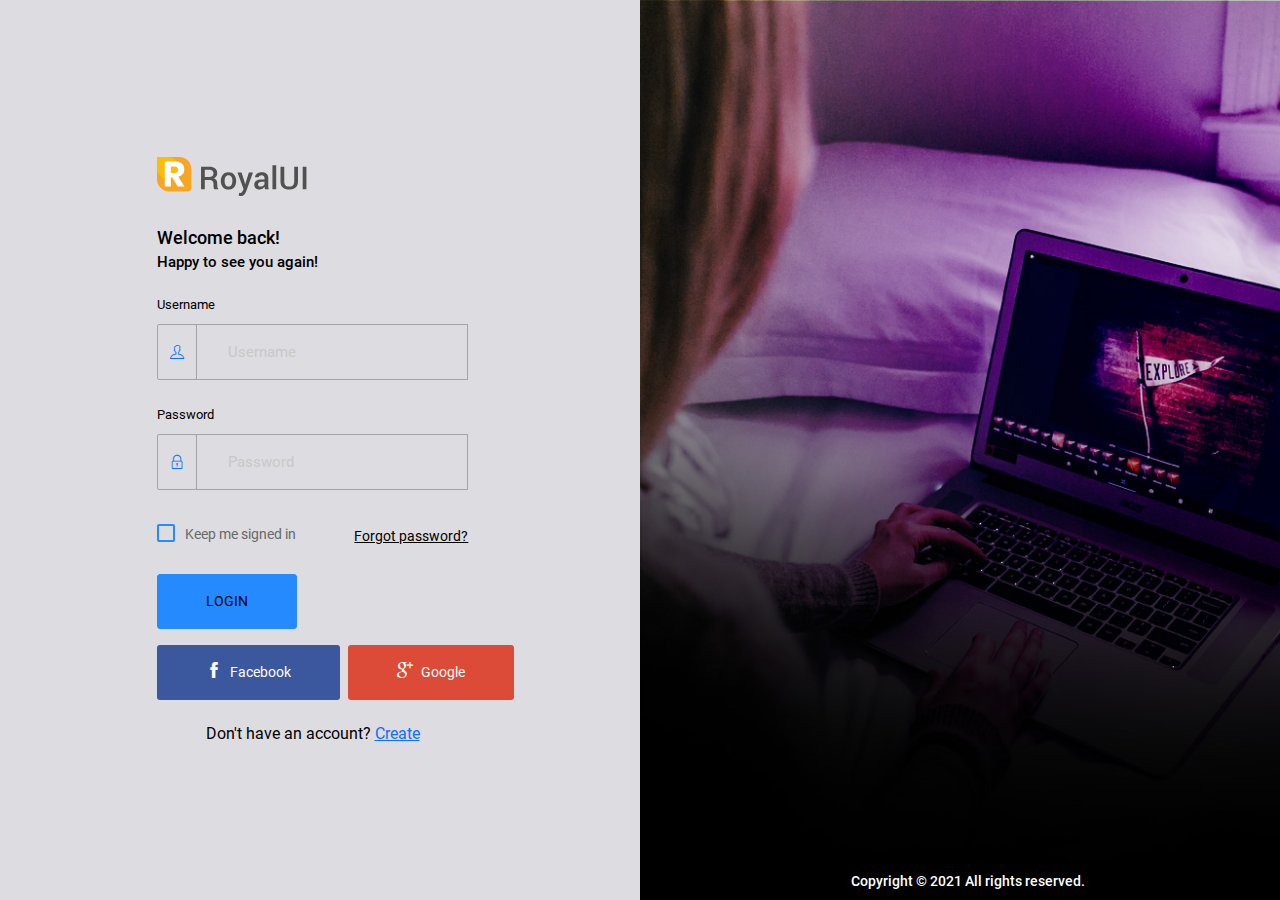
<file: static/admin/pages/samples/login-2.html>
<!DOCTYPE html>
<html lang="en">

<head>
  <!-- Required meta tags -->
  <meta charset="utf-8">
  <meta name="viewport" content="width=device-width, initial-scale=1, shrink-to-fit=no">
  <title>RoyalUI Admin</title>
  <!-- plugins:css -->
  <link rel="stylesheet" href="../../vendors/ti-icons/css/themify-icons.css">
  <link rel="stylesheet" href="../../vendors/base/vendor.bundle.base.css">
  <!-- endinject -->
  <!-- plugin css for this page -->
  <!-- End plugin css for this page -->
  <!-- inject:css -->
  <link rel="stylesheet" href="../../css/style.css">
  <!-- endinject -->
  <link rel="shortcut icon" href="../../images/favicon.png" />
</head>

<body>
  <div class="container-scroller">
    <div class="container-fluid page-body-wrapper full-page-wrapper">
      <div class="content-wrapper d-flex align-items-stretch auth auth-img-bg">
        <div class="row flex-grow">
          <div class="col-lg-6 d-flex align-items-center justify-content-center">
            <div class="auth-form-transparent text-left p-3">
              <div class="brand-logo">
                <img src="../../images/logo.svg" alt="logo">
              </div>
              <h4>Welcome back!</h4>
              <h6 class="font-weight-light">Happy to see you again!</h6>
              <form class="pt-3">
                <div class="form-group">
                  <label for="exampleInputEmail">Username</label>
                  <div class="input-group">
                    <div class="input-group-prepend bg-transparent">
                      <span class="input-group-text bg-transparent border-right-0">
                        <i class="ti-user text-primary"></i>
                      </span>
                    </div>
                    <input type="text" class="form-control form-control-lg border-left-0" id="exampleInputEmail" placeholder="Username">
                  </div>
                </div>
                <div class="form-group">
                  <label for="exampleInputPassword">Password</label>
                  <div class="input-group">
                    <div class="input-group-prepend bg-transparent">
                      <span class="input-group-text bg-transparent border-right-0">
                        <i class="ti-lock text-primary"></i>
                      </span>
                    </div>
                    <input type="password" class="form-control form-control-lg border-left-0" id="exampleInputPassword" placeholder="Password">                        
                  </div>
                </div>
                <div class="my-2 d-flex justify-content-between align-items-center">
                  <div class="form-check">
                    <label class="form-check-label text-muted">
                      <input type="checkbox" class="form-check-input">
                      Keep me signed in
                    </label>
                  </div>
                  <a href="#" class="auth-link text-black">Forgot password?</a>
                </div>
                <div class="my-3">
                  <a class="btn btn-block btn-primary btn-lg font-weight-medium auth-form-btn" href="../../index.html">LOGIN</a>
                </div>
                <div class="mb-2 d-flex">
                  <button type="button" class="btn btn-facebook auth-form-btn flex-grow me-1">
                    <i class="ti-facebook me-2"></i>Facebook
                  </button>
                  <button type="button" class="btn btn-google auth-form-btn flex-grow ms-1">
                    <i class="ti-google me-2"></i>Google
                  </button>
                </div>
                <div class="text-center mt-4 font-weight-light">
                  Don't have an account? <a href="register-2.html" class="text-primary">Create</a>
                </div>
              </form>
            </div>
          </div>
          <div class="col-lg-6 login-half-bg d-flex flex-row">
            <p class="text-white font-weight-medium text-center flex-grow align-self-end">Copyright &copy; 2021  All rights reserved.</p>
          </div>
        </div>
      </div>
      <!-- content-wrapper ends -->
    </div>
    <!-- page-body-wrapper ends -->
  </div>
  <!-- container-scroller -->
  <!-- plugins:js -->
  <script src="../../vendors/base/vendor.bundle.base.js"></script>
  <!-- endinject -->
  <!-- inject:js -->
  <script src="../../js/off-canvas.js"></script>
  <script src="../../js/hoverable-collapse.js"></script>
  <script src="../../js/template.js"></script>
  <script src="../../js/todolist.js"></script>
  <!-- endinject -->
</body>

</html>
</file>
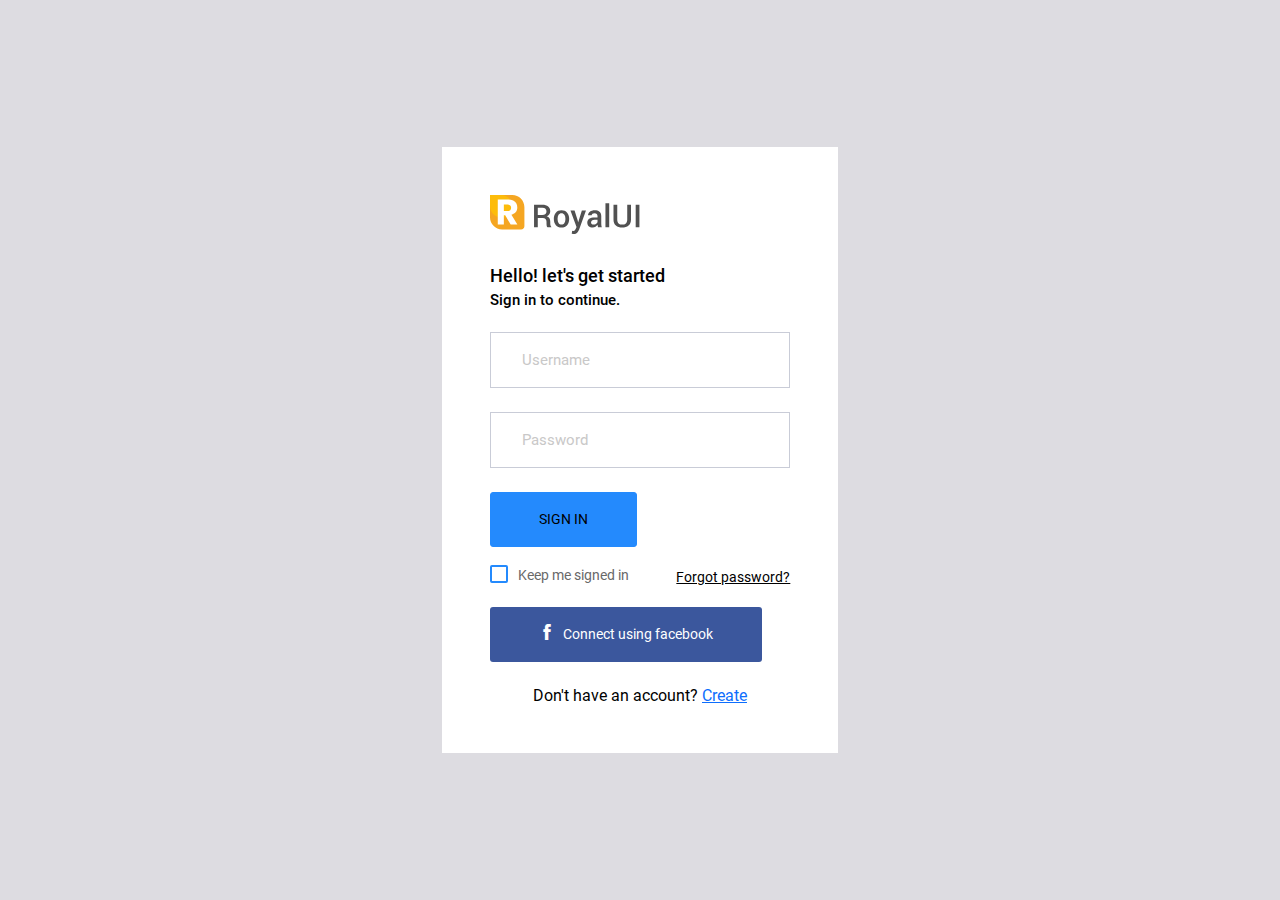
<file: static/admin/pages/samples/login.html>
<!DOCTYPE html>
<html lang="en">

<head>
  <!-- Required meta tags -->
  <meta charset="utf-8">
  <meta name="viewport" content="width=device-width, initial-scale=1, shrink-to-fit=no">
  <title>RoyalUI Admin</title>
  <!-- plugins:css -->
  <link rel="stylesheet" href="../../vendors/ti-icons/css/themify-icons.css">
  <link rel="stylesheet" href="../../vendors/base/vendor.bundle.base.css">
  <!-- endinject -->
  <!-- plugin css for this page -->
  <!-- End plugin css for this page -->
  <!-- inject:css -->
  <link rel="stylesheet" href="../../css/style.css">
  <!-- endinject -->
  <link rel="shortcut icon" href="../../images/favicon.png" />
</head>

<body>
  <div class="container-scroller">
    <div class="container-fluid page-body-wrapper full-page-wrapper">
      <div class="content-wrapper d-flex align-items-center auth px-0">
        <div class="row w-100 mx-0">
          <div class="col-lg-4 mx-auto">
            <div class="auth-form-light text-left py-5 px-4 px-sm-5">
              <div class="brand-logo">
                <img src="../../images/logo.svg" alt="logo">
              </div>
              <h4>Hello! let's get started</h4>
              <h6 class="font-weight-light">Sign in to continue.</h6>
              <form class="pt-3">
                <div class="form-group">
                  <input type="email" class="form-control form-control-lg" id="exampleInputEmail1" placeholder="Username">
                </div>
                <div class="form-group">
                  <input type="password" class="form-control form-control-lg" id="exampleInputPassword1" placeholder="Password">
                </div>
                <div class="mt-3">
                  <a class="btn btn-block btn-primary btn-lg font-weight-medium auth-form-btn" href="../../index.html">SIGN IN</a>
                </div>
                <div class="my-2 d-flex justify-content-between align-items-center">
                  <div class="form-check">
                    <label class="form-check-label text-muted">
                      <input type="checkbox" class="form-check-input">
                      Keep me signed in
                    </label>
                  </div>
                  <a href="#" class="auth-link text-black">Forgot password?</a>
                </div>
                <div class="mb-2">
                  <button type="button" class="btn btn-block btn-facebook auth-form-btn">
                    <i class="ti-facebook me-2"></i>Connect using facebook
                  </button>
                </div>
                <div class="text-center mt-4 font-weight-light">
                  Don't have an account? <a href="register.html" class="text-primary">Create</a>
                </div>
              </form>
            </div>
          </div>
        </div>
      </div>
      <!-- content-wrapper ends -->
    </div>
    <!-- page-body-wrapper ends -->
  </div>
  <!-- container-scroller -->
  <!-- plugins:js -->
  <script src="../../vendors/base/vendor.bundle.base.js"></script>
  <!-- endinject -->
  <!-- inject:js -->
  <script src="../../js/off-canvas.js"></script>
  <script src="../../js/hoverable-collapse.js"></script>
  <script src="../../js/template.js"></script>
  <script src="../../js/todolist.js"></script>
  <!-- endinject -->
</body>

</html>
</file>
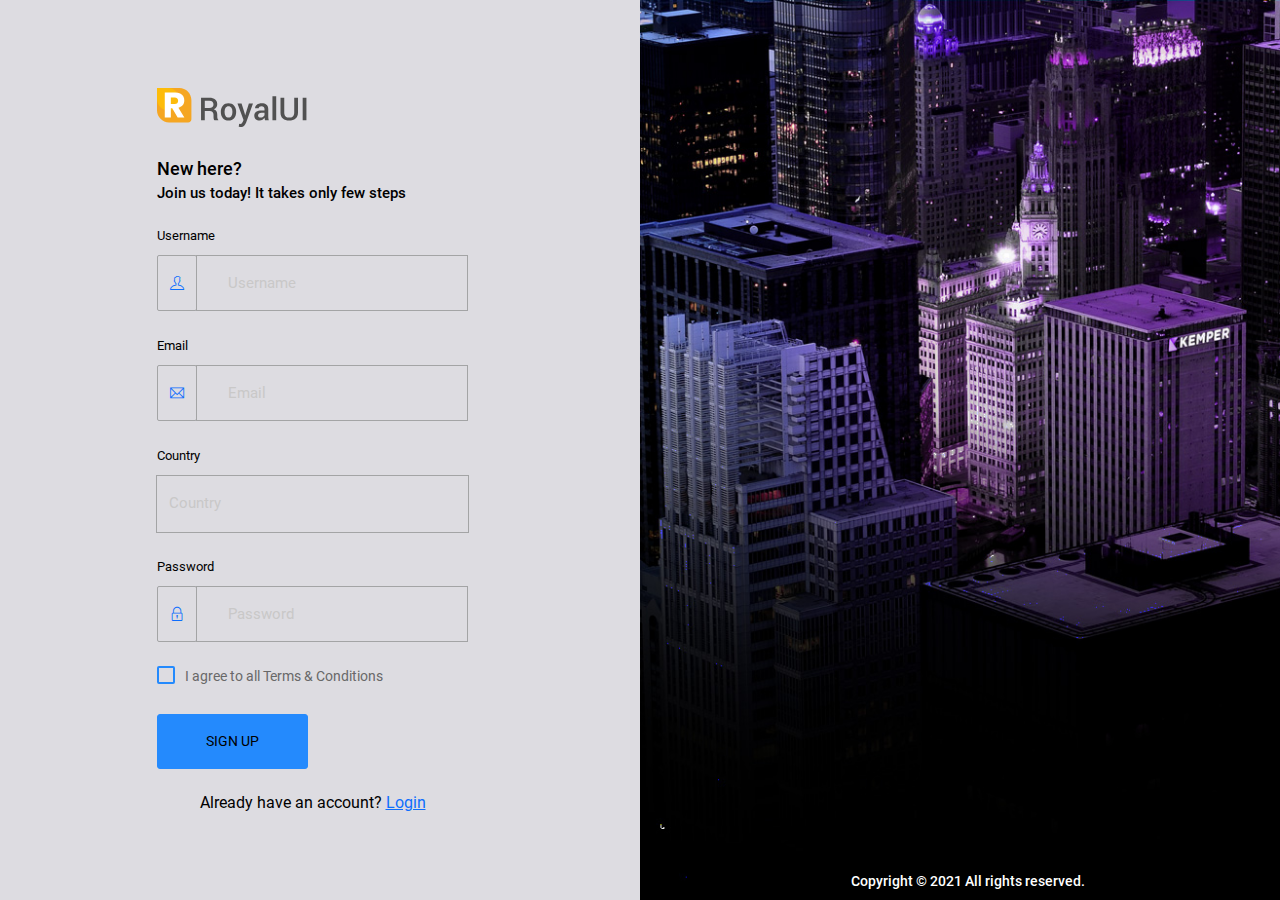
<file: static/admin/pages/samples/register-2.html>
<!DOCTYPE html>
<html lang="en">

<head>
  <!-- Required meta tags -->
  <meta charset="utf-8">
  <meta name="viewport" content="width=device-width, initial-scale=1, shrink-to-fit=no">
  <title>RoyalUI Admin</title>
  <!-- plugins:css -->
  <link rel="stylesheet" href="../../vendors/ti-icons/css/themify-icons.css">
  <link rel="stylesheet" href="../../vendors/base/vendor.bundle.base.css">
  <!-- endinject -->
  <!-- plugin css for this page -->
  <!-- End plugin css for this page -->
  <!-- inject:css -->
  <link rel="stylesheet" href="../../css/style.css">
  <!-- endinject -->
  <link rel="shortcut icon" href="../../images/favicon.png" />
</head>

<body>
  <div class="container-scroller">
    <div class="container-fluid page-body-wrapper full-page-wrapper">
      <div class="content-wrapper d-flex align-items-stretch auth auth-img-bg">
        <div class="row flex-grow">
          <div class="col-lg-6 d-flex align-items-center justify-content-center">
            <div class="auth-form-transparent text-left p-3">
              <div class="brand-logo">
                <img src="../../images/logo.svg" alt="logo">
              </div>
              <h4>New here?</h4>
              <h6 class="font-weight-light">Join us today! It takes only few steps</h6>
              <form class="pt-3">
                <div class="form-group">
                  <label>Username</label>
                  <div class="input-group">
                    <div class="input-group-prepend bg-transparent">
                      <span class="input-group-text bg-transparent border-right-0">
                        <i class="ti-user text-primary"></i>
                      </span>
                    </div>
                    <input type="text" class="form-control form-control-lg border-left-0" placeholder="Username">
                  </div>
                </div>
                <div class="form-group">
                  <label>Email</label>
                  <div class="input-group">
                    <div class="input-group-prepend bg-transparent">
                      <span class="input-group-text bg-transparent border-right-0">
                        <i class="ti-email text-primary"></i>
                      </span>
                    </div>
                    <input type="email" class="form-control form-control-lg border-left-0" placeholder="Email">
                  </div>
                </div>
                <div class="form-group">
                  <label>Country</label>
                  <select class="form-control form-control-lg" id="exampleFormControlSelect2">
                    <option>Country</option>
                    <option>United States of America</option>
                    <option>United Kingdom</option>
                    <option>India</option>
                    <option>Germany</option>
                    <option>Argentina</option>
                  </select>
                </div>
                <div class="form-group">
                  <label>Password</label>
                  <div class="input-group">
                    <div class="input-group-prepend bg-transparent">
                      <span class="input-group-text bg-transparent border-right-0">
                        <i class="ti-lock text-primary"></i>
                      </span>
                    </div>
                    <input type="password" class="form-control form-control-lg border-left-0" id="exampleInputPassword" placeholder="Password">                        
                  </div>
                </div>
                <div class="mb-4">
                  <div class="form-check">
                    <label class="form-check-label text-muted">
                      <input type="checkbox" class="form-check-input">
                      I agree to all Terms & Conditions
                    </label>
                  </div>
                </div>
                <div class="mt-3">
                  <a class="btn btn-block btn-primary btn-lg font-weight-medium auth-form-btn" href="../../index.html">SIGN UP</a>
                </div>
                <div class="text-center mt-4 font-weight-light">
                  Already have an account? <a href="login.html" class="text-primary">Login</a>
                </div>
              </form>
            </div>
          </div>
          <div class="col-lg-6 register-half-bg d-flex flex-row">
            <p class="text-white font-weight-medium text-center flex-grow align-self-end">Copyright &copy; 2021  All rights reserved.</p>
          </div>
        </div>
      </div>
      <!-- content-wrapper ends -->
    </div>
    <!-- page-body-wrapper ends -->
  </div>
  <!-- container-scroller -->
  <!-- plugins:js -->
  <script src="../../vendors/base/vendor.bundle.base.js"></script>
  <!-- endinject -->
  <!-- inject:js -->
  <script src="../../js/off-canvas.js"></script>
  <script src="../../js/hoverable-collapse.js"></script>
  <script src="../../js/template.js"></script>
  <script src="../../js/todolist.js"></script>
  <!-- endinject -->
</body>

</html>
</file>
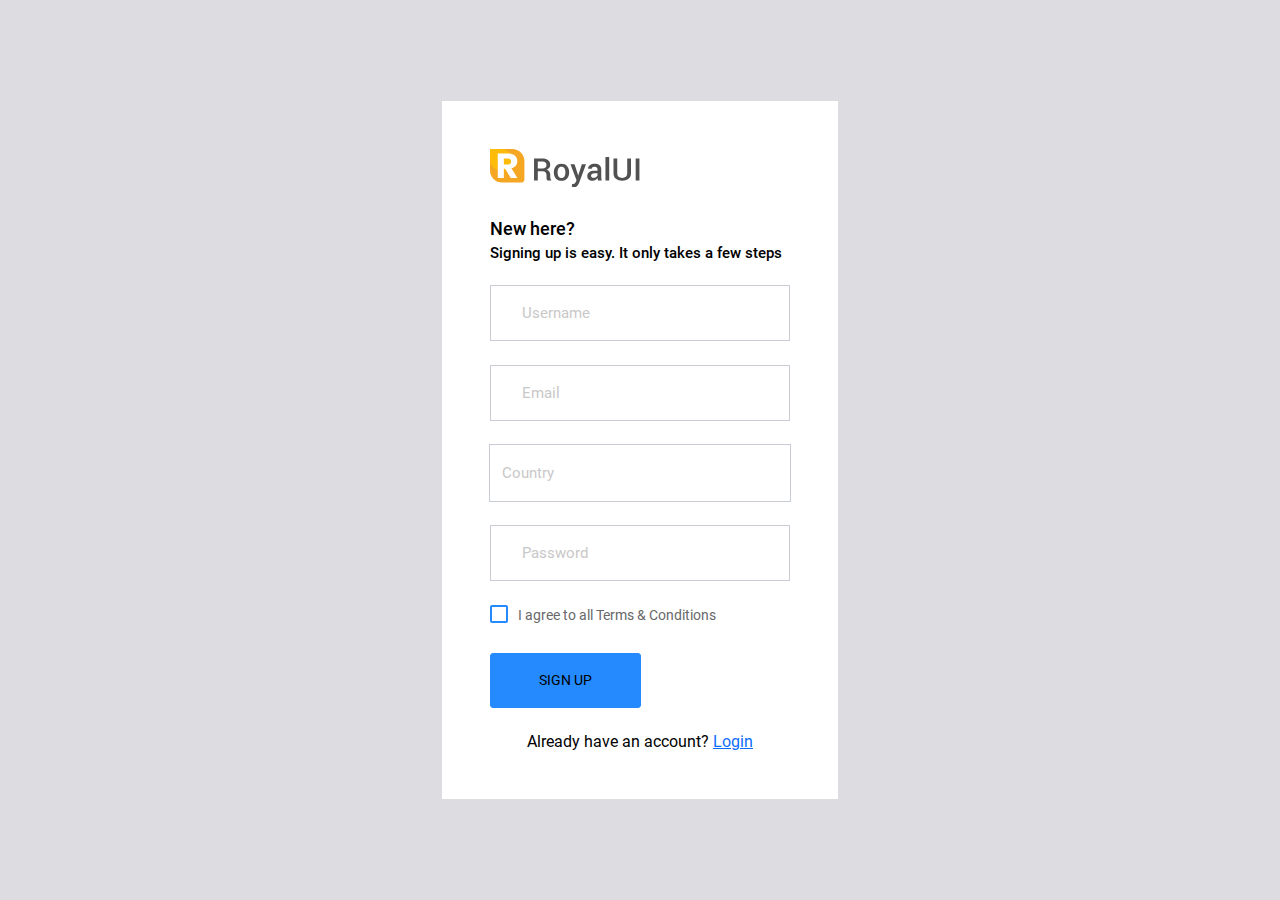
<file: static/admin/pages/samples/register.html>
<!DOCTYPE html>
<html lang="en">

<head>
  <!-- Required meta tags -->
  <meta charset="utf-8">
  <meta name="viewport" content="width=device-width, initial-scale=1, shrink-to-fit=no">
  <title>RoyalUI Admin</title>
  <!-- plugins:css -->
  <link rel="stylesheet" href="../../vendors/ti-icons/css/themify-icons.css">
  <link rel="stylesheet" href="../../vendors/base/vendor.bundle.base.css">
  <!-- endinject -->
  <!-- plugin css for this page -->
  <!-- End plugin css for this page -->
  <!-- inject:css -->
  <link rel="stylesheet" href="../../css/style.css">
  <!-- endinject -->
  <link rel="shortcut icon" href="../../images/favicon.png" />
</head>

<body>
  <div class="container-scroller">
    <div class="container-fluid page-body-wrapper full-page-wrapper">
      <div class="content-wrapper d-flex align-items-center auth px-0">
        <div class="row w-100 mx-0">
          <div class="col-lg-4 mx-auto">
            <div class="auth-form-light text-left py-5 px-4 px-sm-5">
              <div class="brand-logo">
                <img src="../../images/logo.svg" alt="logo">
              </div>
              <h4>New here?</h4>
              <h6 class="font-weight-light">Signing up is easy. It only takes a few steps</h6>
              <form class="pt-3">
                <div class="form-group">
                  <input type="text" class="form-control form-control-lg" id="exampleInputUsername1" placeholder="Username">
                </div>
                <div class="form-group">
                  <input type="email" class="form-control form-control-lg" id="exampleInputEmail1" placeholder="Email">
                </div>
                <div class="form-group">
                  <select class="form-control form-control-lg" id="exampleFormControlSelect2">
                    <option>Country</option>
                    <option>United States of America</option>
                    <option>United Kingdom</option>
                    <option>India</option>
                    <option>Germany</option>
                    <option>Argentina</option>
                  </select>
                </div>
                <div class="form-group">
                  <input type="password" class="form-control form-control-lg" id="exampleInputPassword1" placeholder="Password">
                </div>
                <div class="mb-4">
                  <div class="form-check">
                    <label class="form-check-label text-muted">
                      <input type="checkbox" class="form-check-input">
                      I agree to all Terms & Conditions
                    </label>
                  </div>
                </div>
                <div class="mt-3">
                  <a class="btn btn-block btn-primary btn-lg font-weight-medium auth-form-btn" href="../../index.html">SIGN UP</a>
                </div>
                <div class="text-center mt-4 font-weight-light">
                  Already have an account? <a href="login.html" class="text-primary">Login</a>
                </div>
              </form>
            </div>
          </div>
        </div>
      </div>
      <!-- content-wrapper ends -->
    </div>
    <!-- page-body-wrapper ends -->
  </div>
  <!-- container-scroller -->
  <!-- plugins:js -->
  <script src="../../vendors/base/vendor.bundle.base.js"></script>
  <!-- endinject -->
  <!-- inject:js -->
  <script src="../../js/off-canvas.js"></script>
  <script src="../../js/hoverable-collapse.js"></script>
  <script src="../../js/template.js"></script>
  <script src="../../js/todolist.js"></script>
  <!-- endinject -->
</body>

</html>
</file>
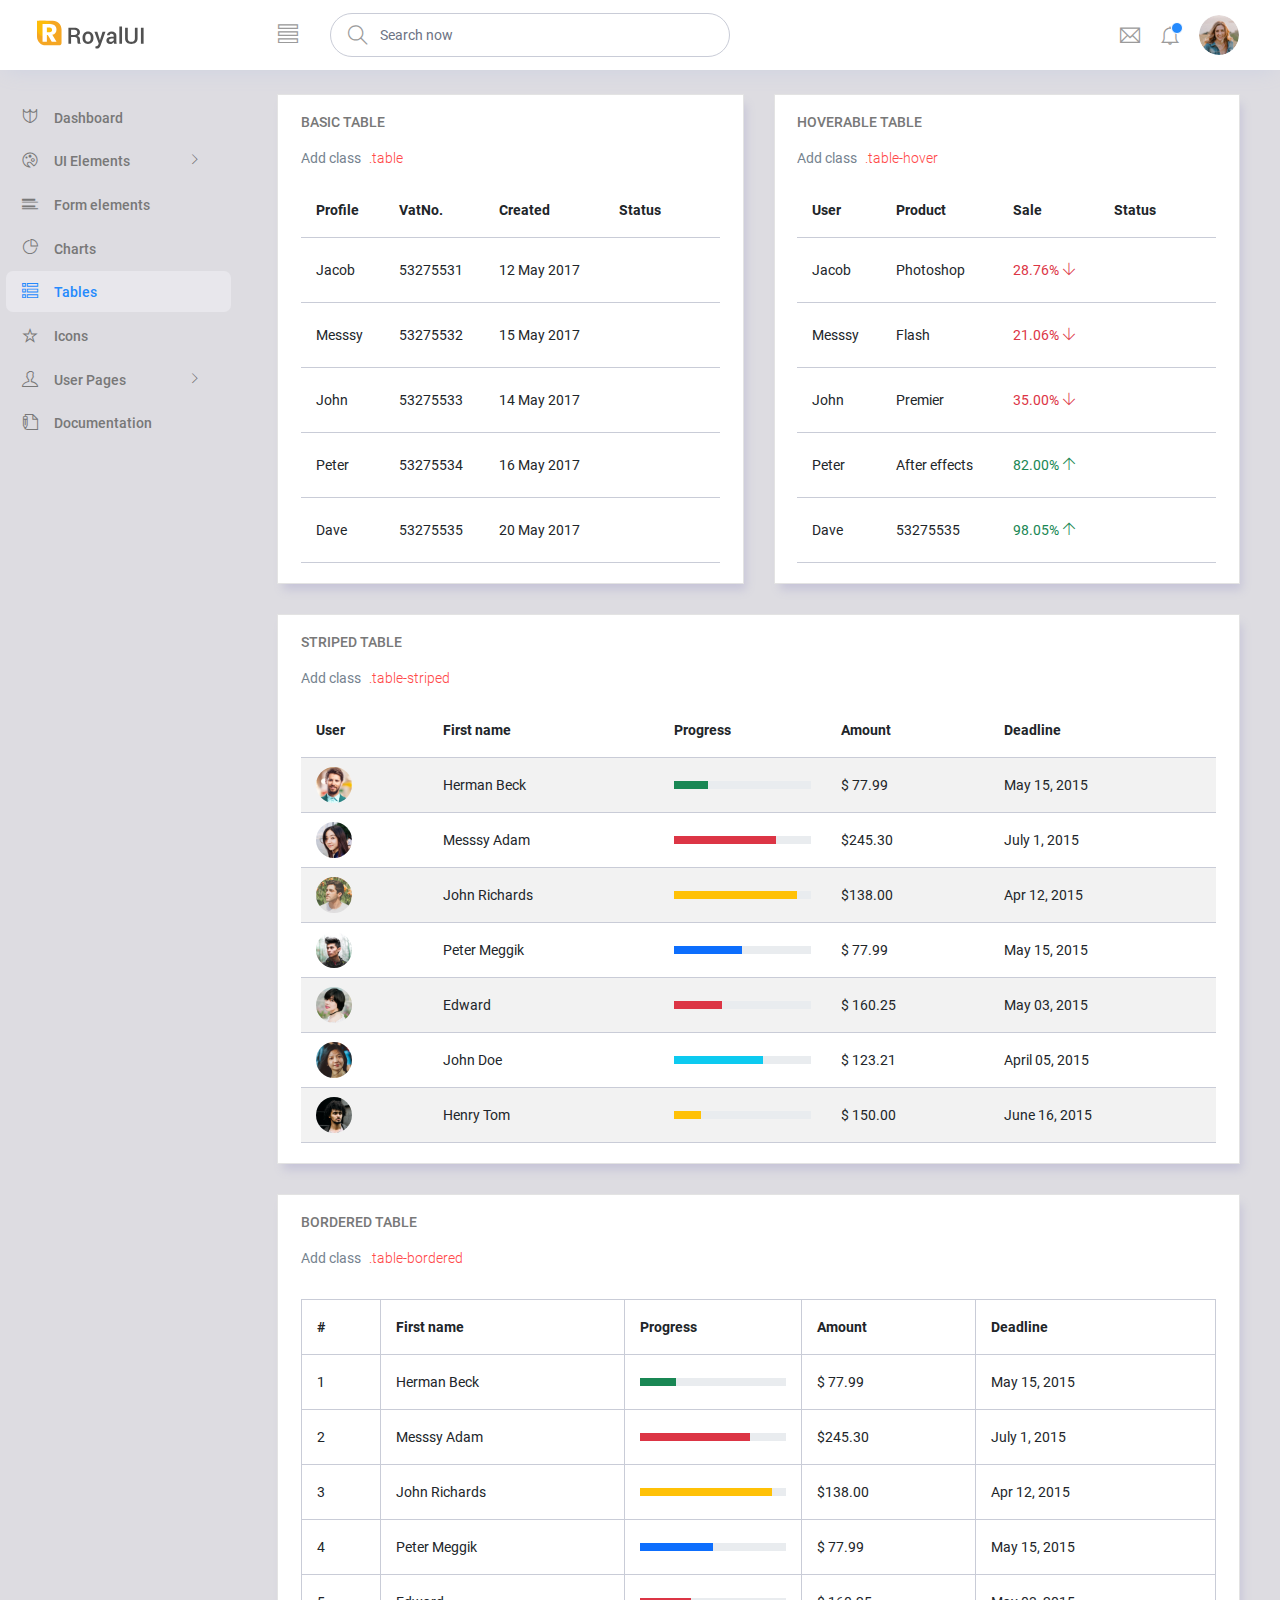
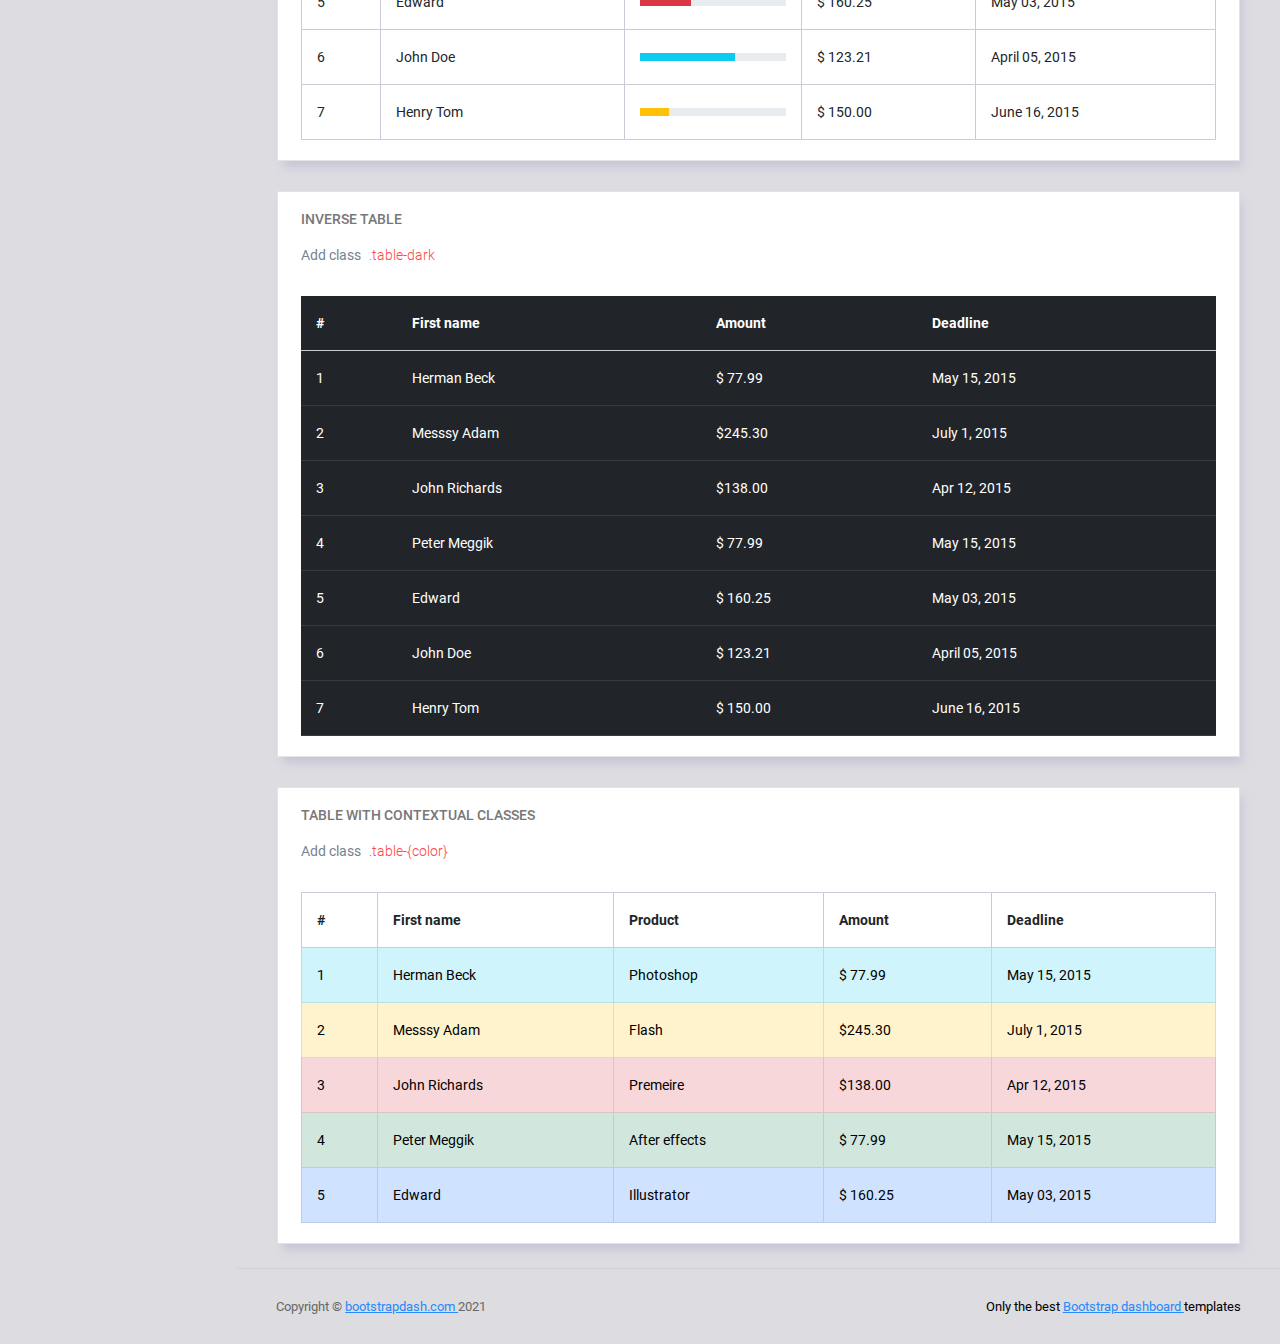
<file: static/admin/pages/tables/basic-table.html>
<!DOCTYPE html>
<html lang="en">

<head>
  <!-- Required meta tags -->
  <meta charset="utf-8">
  <meta name="viewport" content="width=device-width, initial-scale=1, shrink-to-fit=no">
  <title>RoyalUI Admin</title>
  <!-- plugins:css -->
  <link rel="stylesheet" href="../../vendors/ti-icons/css/themify-icons.css">
  <link rel="stylesheet" href="../../vendors/base/vendor.bundle.base.css">
  <!-- endinject -->
  <!-- inject:css -->
  <link rel="stylesheet" href="../../css/style.css">
  <!-- endinject -->
  <link rel="shortcut icon" href="../../images/favicon.png" />
</head>

<body>
  <div class="container-scroller">
    <!-- partial:../../partials/_navbar.html -->
    <nav class="navbar col-lg-12 col-12 p-0 fixed-top d-flex flex-row">
      <div class="text-center navbar-brand-wrapper d-flex align-items-center justify-content-center">
        <a class="navbar-brand brand-logo me-5" href="../../index.html"><img src="../../images/logo.svg" class="me-2" alt="logo"/></a>
        <a class="navbar-brand brand-logo-mini" href="../../index.html"><img src="../../images/logo-mini.svg" alt="logo"/></a>
      </div>
      <div class="navbar-menu-wrapper d-flex align-items-center justify-content-end">
        <button class="navbar-toggler navbar-toggler align-self-center" type="button" data-toggle="minimize">
          <span class="ti-view-list"></span>
        </button>
        <ul class="navbar-nav mr-lg-2">
          <li class="nav-item nav-search d-none d-lg-block">
            <div class="input-group">
              <div class="input-group-prepend hover-cursor" id="navbar-search-icon">
                <span class="input-group-text" id="search">
                  <i class="ti-search"></i>
                </span>
              </div>
              <input type="text" class="form-control" id="navbar-search-input" placeholder="Search now" aria-label="search" aria-describedby="search">
            </div>
          </li>
        </ul>
        <ul class="navbar-nav navbar-nav-right">
          <li class="nav-item dropdown me-1">
            <a class="nav-link count-indicator dropdown-toggle d-flex justify-content-center align-items-center" id="messageDropdown" href="#" data-toggle="dropdown">
              <i class="ti-email mx-0"></i>
            </a>
            <div class="dropdown-menu dropdown-menu-right navbar-dropdown" aria-labelledby="messageDropdown">
              <p class="mb-0 font-weight-normal float-left dropdown-header">Messages</p>
              <a class="dropdown-item">
                <div class="item-thumbnail">
                    <img src="../../images/faces/face4.jpg" alt="image" class="profile-pic">
                </div>
                <div class="item-content flex-grow">
                  <h6 class="ellipsis font-weight-normal">David Grey
                  </h6>
                  <p class="font-weight-light small-text text-muted mb-0">
                    The meeting is cancelled
                  </p>
                </div>
              </a>
              <a class="dropdown-item">
                <div class="item-thumbnail">
                    <img src="../../images/faces/face2.jpg" alt="image" class="profile-pic">
                </div>
                <div class="item-content flex-grow">
                  <h6 class="ellipsis font-weight-normal">Tim Cook
                  </h6>
                  <p class="font-weight-light small-text text-muted mb-0">
                    New product launch
                  </p>
                </div>
              </a>
              <a class="dropdown-item">
                <div class="item-thumbnail">
                    <img src="../../images/faces/face3.jpg" alt="image" class="profile-pic">
                </div>
                <div class="item-content flex-grow">
                  <h6 class="ellipsis font-weight-normal"> Johnson
                  </h6>
                  <p class="font-weight-light small-text text-muted mb-0">
                    Upcoming board meeting
                  </p>
                </div>
              </a>
            </div>
          </li>
          <li class="nav-item dropdown">
            <a class="nav-link count-indicator dropdown-toggle" id="notificationDropdown" href="#" data-toggle="dropdown">
              <i class="ti-bell mx-0"></i>
              <span class="count"></span>
            </a>
            <div class="dropdown-menu dropdown-menu-right navbar-dropdown" aria-labelledby="notificationDropdown">
              <p class="mb-0 font-weight-normal float-left dropdown-header">Notifications</p>
              <a class="dropdown-item">
                <div class="item-thumbnail">
                  <div class="item-icon bg-success">
                    <i class="ti-info-alt mx-0"></i>
                  </div>
                </div>
                <div class="item-content">
                  <h6 class="font-weight-normal">Application Error</h6>
                  <p class="font-weight-light small-text mb-0 text-muted">
                    Just now
                  </p>
                </div>
              </a>
              <a class="dropdown-item">
                <div class="item-thumbnail">
                  <div class="item-icon bg-warning">
                    <i class="ti-settings mx-0"></i>
                  </div>
                </div>
                <div class="item-content">
                  <h6 class="font-weight-normal">Settings</h6>
                  <p class="font-weight-light small-text mb-0 text-muted">
                    Private message
                  </p>
                </div>
              </a>
              <a class="dropdown-item">
                <div class="item-thumbnail">
                  <div class="item-icon bg-info">
                    <i class="ti-user mx-0"></i>
                  </div>
                </div>
                <div class="item-content">
                  <h6 class="font-weight-normal">New user registration</h6>
                  <p class="font-weight-light small-text mb-0 text-muted">
                    2 days ago
                  </p>
                </div>
              </a>
            </div>
          </li>
          <li class="nav-item nav-profile dropdown">
            <a class="nav-link dropdown-toggle" href="#" data-toggle="dropdown" id="profileDropdown">
              <img src="../../images/faces/face28.jpg" alt="profile"/>
            </a>
            <div class="dropdown-menu dropdown-menu-right navbar-dropdown" aria-labelledby="profileDropdown">
              <a class="dropdown-item">
                <i class="ti-settings text-primary"></i>
                Settings
              </a>
              <a class="dropdown-item">
                <i class="ti-power-off text-primary"></i>
                Logout
              </a>
            </div>
          </li>
        </ul>
        <button class="navbar-toggler navbar-toggler-right d-lg-none align-self-center" type="button" data-toggle="offcanvas">
          <span class="ti-view-list"></span>
        </button>
      </div>
    </nav>
    <!-- partial -->
    <div class="container-fluid page-body-wrapper">
      <!-- partial:../../partials/_sidebar.html -->
      <nav class="sidebar sidebar-offcanvas" id="sidebar">
        <ul class="nav">
          <li class="nav-item">
            <a class="nav-link" href="../../index.html">
              <i class="ti-shield menu-icon"></i>
              <span class="menu-title">Dashboard</span>
            </a>
          </li>
          <li class="nav-item">
            <a class="nav-link" data-toggle="collapse" href="#ui-basic" aria-expanded="false" aria-controls="ui-basic">
              <i class="ti-palette menu-icon"></i>
              <span class="menu-title">UI Elements</span>
              <i class="menu-arrow"></i>
            </a>
            <div class="collapse" id="ui-basic">
              <ul class="nav flex-column sub-menu">
                <li class="nav-item"> <a class="nav-link" href="../../pages/ui-features/buttons.html">Buttons</a></li>
                <li class="nav-item"> <a class="nav-link" href="../../pages/ui-features/typography.html">Typography</a></li>
              </ul>
            </div>
          </li>
          <li class="nav-item">
            <a class="nav-link" href="../../pages/forms/basic_elements.html">
              <i class="ti-layout-list-post menu-icon"></i>
              <span class="menu-title">Form elements</span>
            </a>
          </li>
          <li class="nav-item">
            <a class="nav-link" href="../../pages/charts/chartjs.html">
              <i class="ti-pie-chart menu-icon"></i>
              <span class="menu-title">Charts</span>
            </a>
          </li>
          <li class="nav-item">
            <a class="nav-link" href="../../pages/tables/basic-table.html">
              <i class="ti-view-list-alt menu-icon"></i>
              <span class="menu-title">Tables</span>
            </a>
          </li>
          <li class="nav-item">
            <a class="nav-link" href="../../pages/icons/themify.html">
              <i class="ti-star menu-icon"></i>
              <span class="menu-title">Icons</span>
            </a>
          </li>
          <li class="nav-item">
            <a class="nav-link" data-toggle="collapse" href="#auth" aria-expanded="false" aria-controls="auth">
              <i class="ti-user menu-icon"></i>
              <span class="menu-title">User Pages</span>
              <i class="menu-arrow"></i>
            </a>
            <div class="collapse" id="auth">
              <ul class="nav flex-column sub-menu">
                <li class="nav-item"> <a class="nav-link" href="../../pages/samples/login.html"> Login </a></li>
                <li class="nav-item"> <a class="nav-link" href="../../pages/samples/login-2.html"> Login 2 </a></li>
                <li class="nav-item"> <a class="nav-link" href="../../pages/samples/register.html"> Register </a></li>
                <li class="nav-item"> <a class="nav-link" href="../../pages/samples/register-2.html"> Register 2 </a></li>
                <li class="nav-item"> <a class="nav-link" href="../../pages/samples/lock-screen.html"> Lockscreen </a></li>
              </ul>
            </div>
          </li>
          <li class="nav-item">
            <a class="nav-link" href="../../documentation/documentation.html">
              <i class="ti-write menu-icon"></i>
              <span class="menu-title">Documentation</span>
            </a>
          </li>
        </ul>
      </nav>
      <!-- partial -->
      <div class="main-panel">
        <div class="content-wrapper">
          <div class="row">
            <div class="col-lg-6 grid-margin stretch-card">
              <div class="card">
                <div class="card-body">
                  <h4 class="card-title">Basic Table</h4>
                  <p class="card-description">
                    Add class <code>.table</code>
                  </p>
                  <div class="table-responsive">
                    <table class="table">
                      <thead>
                        <tr>
                          <th>Profile</th>
                          <th>VatNo.</th>
                          <th>Created</th>
                          <th>Status</th>
                        </tr>
                      </thead>
                      <tbody>
                        <tr>
                          <td>Jacob</td>
                          <td>53275531</td>
                          <td>12 May 2017</td>
                          <td><label class="badge badge-danger">Pending</label></td>
                        </tr>
                        <tr>
                          <td>Messsy</td>
                          <td>53275532</td>
                          <td>15 May 2017</td>
                          <td><label class="badge badge-warning">In progress</label></td>
                        </tr>
                        <tr>
                          <td>John</td>
                          <td>53275533</td>
                          <td>14 May 2017</td>
                          <td><label class="badge badge-info">Fixed</label></td>
                        </tr>
                        <tr>
                          <td>Peter</td>
                          <td>53275534</td>
                          <td>16 May 2017</td>
                          <td><label class="badge badge-success">Completed</label></td>
                        </tr>
                        <tr>
                          <td>Dave</td>
                          <td>53275535</td>
                          <td>20 May 2017</td>
                          <td><label class="badge badge-warning">In progress</label></td>
                        </tr>
                      </tbody>
                    </table>
                  </div>
                </div>
              </div>
            </div>
            <div class="col-lg-6 grid-margin stretch-card">
              <div class="card">
                <div class="card-body">
                  <h4 class="card-title">Hoverable Table</h4>
                  <p class="card-description">
                    Add class <code>.table-hover</code>
                  </p>
                  <div class="table-responsive">
                    <table class="table table-hover">
                      <thead>
                        <tr>
                          <th>User</th>
                          <th>Product</th>
                          <th>Sale</th>
                          <th>Status</th>
                        </tr>
                      </thead>
                      <tbody>
                        <tr>
                          <td>Jacob</td>
                          <td>Photoshop</td>
                          <td class="text-danger"> 28.76% <i class="ti-arrow-down"></i></td>
                          <td><label class="badge badge-danger">Pending</label></td>
                        </tr>
                        <tr>
                          <td>Messsy</td>
                          <td>Flash</td>
                          <td class="text-danger"> 21.06% <i class="ti-arrow-down"></i></td>
                          <td><label class="badge badge-warning">In progress</label></td>
                        </tr>
                        <tr>
                          <td>John</td>
                          <td>Premier</td>
                          <td class="text-danger"> 35.00% <i class="ti-arrow-down"></i></td>
                          <td><label class="badge badge-info">Fixed</label></td>
                        </tr>
                        <tr>
                          <td>Peter</td>
                          <td>After effects</td>
                          <td class="text-success"> 82.00% <i class="ti-arrow-up"></i></td>
                          <td><label class="badge badge-success">Completed</label></td>
                        </tr>
                        <tr>
                          <td>Dave</td>
                          <td>53275535</td>
                          <td class="text-success"> 98.05% <i class="ti-arrow-up"></i></td>
                          <td><label class="badge badge-warning">In progress</label></td>
                        </tr>
                      </tbody>
                    </table>
                  </div>
                </div>
              </div>
            </div>
            <div class="col-lg-12 grid-margin stretch-card">
              <div class="card">
                <div class="card-body">
                  <h4 class="card-title">Striped Table</h4>
                  <p class="card-description">
                    Add class <code>.table-striped</code>
                  </p>
                  <div class="table-responsive">
                    <table class="table table-striped">
                      <thead>
                        <tr>
                          <th>
                            User
                          </th>
                          <th>
                            First name
                          </th>
                          <th>
                            Progress
                          </th>
                          <th>
                            Amount
                          </th>
                          <th>
                            Deadline
                          </th>
                        </tr>
                      </thead>
                      <tbody>
                        <tr>
                          <td class="py-1">
                            <img src="../../images/faces/face1.jpg" alt="image"/>
                          </td>
                          <td>
                            Herman Beck
                          </td>
                          <td>
                            <div class="progress">
                              <div class="progress-bar bg-success" role="progressbar" style="width: 25%" aria-valuenow="25" aria-valuemin="0" aria-valuemax="100"></div>
                            </div>
                          </td>
                          <td>
                            $ 77.99
                          </td>
                          <td>
                            May 15, 2015
                          </td>
                        </tr>
                        <tr>
                          <td class="py-1">
                            <img src="../../images/faces/face2.jpg" alt="image"/>
                          </td>
                          <td>
                            Messsy Adam
                          </td>
                          <td>
                            <div class="progress">
                              <div class="progress-bar bg-danger" role="progressbar" style="width: 75%" aria-valuenow="75" aria-valuemin="0" aria-valuemax="100"></div>
                            </div>
                          </td>
                          <td>
                            $245.30
                          </td>
                          <td>
                            July 1, 2015
                          </td>
                        </tr>
                        <tr>
                          <td class="py-1">
                            <img src="../../images/faces/face3.jpg" alt="image"/>
                          </td>
                          <td>
                            John Richards
                          </td>
                          <td>
                            <div class="progress">
                              <div class="progress-bar bg-warning" role="progressbar" style="width: 90%" aria-valuenow="90" aria-valuemin="0" aria-valuemax="100"></div>
                            </div>
                          </td>
                          <td>
                            $138.00
                          </td>
                          <td>
                            Apr 12, 2015
                          </td>
                        </tr>
                        <tr>
                          <td class="py-1">
                            <img src="../../images/faces/face4.jpg" alt="image"/>
                          </td>
                          <td>
                            Peter Meggik
                          </td>
                          <td>
                            <div class="progress">
                              <div class="progress-bar bg-primary" role="progressbar" style="width: 50%" aria-valuenow="50" aria-valuemin="0" aria-valuemax="100"></div>
                            </div>
                          </td>
                          <td>
                            $ 77.99
                          </td>
                          <td>
                            May 15, 2015
                          </td>
                        </tr>
                        <tr>
                          <td class="py-1">
                            <img src="../../images/faces/face5.jpg" alt="image"/>
                          </td>
                          <td>
                            Edward
                          </td>
                          <td>
                            <div class="progress">
                              <div class="progress-bar bg-danger" role="progressbar" style="width: 35%" aria-valuenow="35" aria-valuemin="0" aria-valuemax="100"></div>
                            </div>
                          </td>
                          <td>
                            $ 160.25
                          </td>
                          <td>
                            May 03, 2015
                          </td>
                        </tr>
                        <tr>
                          <td class="py-1">
                            <img src="../../images/faces/face6.jpg" alt="image"/>
                          </td>
                          <td>
                            John Doe
                          </td>
                          <td>
                            <div class="progress">
                              <div class="progress-bar bg-info" role="progressbar" style="width: 65%" aria-valuenow="65" aria-valuemin="0" aria-valuemax="100"></div>
                            </div>
                          </td>
                          <td>
                            $ 123.21
                          </td>
                          <td>
                            April 05, 2015
                          </td>
                        </tr>
                        <tr>
                          <td class="py-1">
                            <img src="../../images/faces/face7.jpg" alt="image"/>
                          </td>
                          <td>
                            Henry Tom
                          </td>
                          <td>
                            <div class="progress">
                              <div class="progress-bar bg-warning" role="progressbar" style="width: 20%" aria-valuenow="20" aria-valuemin="0" aria-valuemax="100"></div>
                            </div>
                          </td>
                          <td>
                            $ 150.00
                          </td>
                          <td>
                            June 16, 2015
                          </td>
                        </tr>
                      </tbody>
                    </table>
                  </div>
                </div>
              </div>
            </div>
            <div class="col-lg-12 grid-margin stretch-card">
              <div class="card">
                <div class="card-body">
                  <h4 class="card-title">Bordered table</h4>
                  <p class="card-description">
                    Add class <code>.table-bordered</code>
                  </p>
                  <div class="table-responsive pt-3">
                    <table class="table table-bordered">
                      <thead>
                        <tr>
                          <th>
                            #
                          </th>
                          <th>
                            First name
                          </th>
                          <th>
                            Progress
                          </th>
                          <th>
                            Amount
                          </th>
                          <th>
                            Deadline
                          </th>
                        </tr>
                      </thead>
                      <tbody>
                        <tr>
                          <td>
                            1
                          </td>
                          <td>
                            Herman Beck
                          </td>
                          <td>
                            <div class="progress">
                              <div class="progress-bar bg-success" role="progressbar" style="width: 25%" aria-valuenow="25" aria-valuemin="0" aria-valuemax="100"></div>
                            </div>
                          </td>
                          <td>
                            $ 77.99
                          </td>
                          <td>
                            May 15, 2015
                          </td>
                        </tr>
                        <tr>
                          <td>
                            2
                          </td>
                          <td>
                            Messsy Adam
                          </td>
                          <td>
                            <div class="progress">
                              <div class="progress-bar bg-danger" role="progressbar" style="width: 75%" aria-valuenow="75" aria-valuemin="0" aria-valuemax="100"></div>
                            </div>
                          </td>
                          <td>
                            $245.30
                          </td>
                          <td>
                            July 1, 2015
                          </td>
                        </tr>
                        <tr>
                          <td>
                            3
                          </td>
                          <td>
                            John Richards
                          </td>
                          <td>
                            <div class="progress">
                              <div class="progress-bar bg-warning" role="progressbar" style="width: 90%" aria-valuenow="90" aria-valuemin="0" aria-valuemax="100"></div>
                            </div>
                          </td>
                          <td>
                            $138.00
                          </td>
                          <td>
                            Apr 12, 2015
                          </td>
                        </tr>
                        <tr>
                          <td>
                            4
                          </td>
                          <td>
                            Peter Meggik
                          </td>
                          <td>
                            <div class="progress">
                              <div class="progress-bar bg-primary" role="progressbar" style="width: 50%" aria-valuenow="50" aria-valuemin="0" aria-valuemax="100"></div>
                            </div>
                          </td>
                          <td>
                            $ 77.99
                          </td>
                          <td>
                            May 15, 2015
                          </td>
                        </tr>
                        <tr>
                          <td>
                            5
                          </td>
                          <td>
                            Edward
                          </td>
                          <td>
                            <div class="progress">
                              <div class="progress-bar bg-danger" role="progressbar" style="width: 35%" aria-valuenow="35" aria-valuemin="0" aria-valuemax="100"></div>
                            </div>
                          </td>
                          <td>
                            $ 160.25
                          </td>
                          <td>
                            May 03, 2015
                          </td>
                        </tr>
                        <tr>
                          <td>
                            6
                          </td>
                          <td>
                            John Doe
                          </td>
                          <td>
                            <div class="progress">
                              <div class="progress-bar bg-info" role="progressbar" style="width: 65%" aria-valuenow="65" aria-valuemin="0" aria-valuemax="100"></div>
                            </div>
                          </td>
                          <td>
                            $ 123.21
                          </td>
                          <td>
                            April 05, 2015
                          </td>
                        </tr>
                        <tr>
                          <td>
                            7
                          </td>
                          <td>
                            Henry Tom
                          </td>
                          <td>
                            <div class="progress">
                              <div class="progress-bar bg-warning" role="progressbar" style="width: 20%" aria-valuenow="20" aria-valuemin="0" aria-valuemax="100"></div>
                            </div>
                          </td>
                          <td>
                            $ 150.00
                          </td>
                          <td>
                            June 16, 2015
                          </td>
                        </tr>
                      </tbody>
                    </table>
                  </div>
                </div>
              </div>
            </div>
            <div class="col-lg-12 grid-margin stretch-card">
              <div class="card">
                <div class="card-body">
                  <h4 class="card-title">Inverse table</h4>
                  <p class="card-description">
                    Add class <code>.table-dark</code>
                  </p>
                  <div class="table-responsive pt-3">
                    <table class="table table-dark">
                      <thead>
                        <tr>
                          <th>
                            #
                          </th>
                          <th>
                            First name
                          </th>
                          <th>
                            Amount
                          </th>
                          <th>
                            Deadline
                          </th>
                        </tr>
                      </thead>
                      <tbody>
                        <tr>
                          <td>
                            1
                          </td>
                          <td>
                            Herman Beck
                          </td>
                          <td>
                            $ 77.99
                          </td>
                          <td>
                            May 15, 2015
                          </td>
                        </tr>
                        <tr>
                          <td>
                            2
                          </td>
                          <td>
                            Messsy Adam
                          </td>
                          <td>
                            $245.30
                          </td>
                          <td>
                            July 1, 2015
                          </td>
                        </tr>
                        <tr>
                          <td>
                            3
                          </td>
                          <td>
                            John Richards
                          </td>
                          <td>
                            $138.00
                          </td>
                          <td>
                            Apr 12, 2015
                          </td>
                        </tr>
                        <tr>
                          <td>
                            4
                          </td>
                          <td>
                            Peter Meggik
                          </td>
                          <td>
                            $ 77.99
                          </td>
                          <td>
                            May 15, 2015
                          </td>
                        </tr>
                        <tr>
                          <td>
                            5
                          </td>
                          <td>
                            Edward
                          </td>
                          <td>
                            $ 160.25
                          </td>
                          <td>
                            May 03, 2015
                          </td>
                        </tr>
                        <tr>
                          <td>
                            6
                          </td>
                          <td>
                            John Doe
                          </td>
                          <td>
                            $ 123.21
                          </td>
                          <td>
                            April 05, 2015
                          </td>
                        </tr>
                        <tr>
                          <td>
                            7
                          </td>
                          <td>
                            Henry Tom
                          </td>
                          <td>
                            $ 150.00
                          </td>
                          <td>
                            June 16, 2015
                          </td>
                        </tr>
                      </tbody>
                    </table>
                  </div>
                </div>
              </div>
            </div>
            <div class="col-lg-12 stretch-card">
              <div class="card">
                <div class="card-body">
                  <h4 class="card-title">Table with contextual classes</h4>
                  <p class="card-description">
                    Add class <code>.table-{color}</code>
                  </p>
                  <div class="table-responsive pt-3">
                    <table class="table table-bordered">
                      <thead>
                        <tr>
                          <th>
                            #
                          </th>
                          <th>
                            First name
                          </th>
                          <th>
                            Product
                          </th>
                          <th>
                            Amount
                          </th>
                          <th>
                            Deadline
                          </th>
                        </tr>
                      </thead>
                      <tbody>
                        <tr class="table-info">
                          <td>
                            1
                          </td>
                          <td>
                            Herman Beck
                          </td>
                          <td>
                            Photoshop
                          </td>
                          <td>
                            $ 77.99
                          </td>
                          <td>
                            May 15, 2015
                          </td>
                        </tr>
                        <tr class="table-warning">
                          <td>
                            2
                          </td>
                          <td>
                            Messsy Adam
                          </td>
                          <td>
                            Flash
                          </td>
                          <td>
                            $245.30
                          </td>
                          <td>
                            July 1, 2015
                          </td>
                        </tr>
                        <tr class="table-danger">
                          <td>
                            3
                          </td>
                          <td>
                            John Richards
                          </td>
                          <td>
                            Premeire
                          </td>
                          <td>
                            $138.00
                          </td>
                          <td>
                            Apr 12, 2015
                          </td>
                        </tr>
                        <tr class="table-success">
                          <td>
                            4
                          </td>
                          <td>
                            Peter Meggik
                          </td>
                          <td>
                            After effects
                          </td>
                          <td>
                            $ 77.99
                          </td>
                          <td>
                            May 15, 2015
                          </td>
                        </tr>
                        <tr class="table-primary">
                          <td>
                            5
                          </td>
                          <td>
                            Edward
                          </td>
                          <td>
                            Illustrator
                          </td>
                          <td>
                            $ 160.25
                          </td>
                          <td>
                            May 03, 2015
                          </td>
                        </tr>
                      </tbody>
                    </table>
                  </div>
                </div>
              </div>
            </div>
          </div>
        </div>
        <!-- content-wrapper ends -->
        <!-- partial:../../partials/_footer.html -->
        <footer class="footer">
          <div class="d-sm-flex justify-content-center justify-content-sm-between">
            <span class="text-muted text-center text-sm-left d-block d-sm-inline-block">Copyright © <a href="https://www.bootstrapdash.com/" target="_blank">bootstrapdash.com </a>2021</span>
            <span class="float-none float-sm-right d-block mt-1 mt-sm-0 text-center">Only the best <a href="https://www.bootstrapdash.com/" target="_blank"> Bootstrap dashboard </a> templates</span>
          </div>
        </footer>
        <!-- partial -->
      </div>
      <!-- main-panel ends -->
    </div>
    <!-- page-body-wrapper ends -->
  </div>
  <!-- container-scroller -->
  <!-- plugins:js -->
  <script src="../../vendors/base/vendor.bundle.base.js"></script>
  <!-- endinject -->
  <!-- Plugin js for this page-->
  <!-- End plugin js for this page-->
  <!-- inject:js -->
  <script src="../../js/off-canvas.js"></script>
  <script src="../../js/hoverable-collapse.js"></script>
  <script src="../../js/template.js"></script>
  <script src="../../js/todolist.js"></script>
  <!-- endinject -->
  <!-- Custom js for this page-->
  <!-- End custom js for this page-->
</body>

</html>
</file>
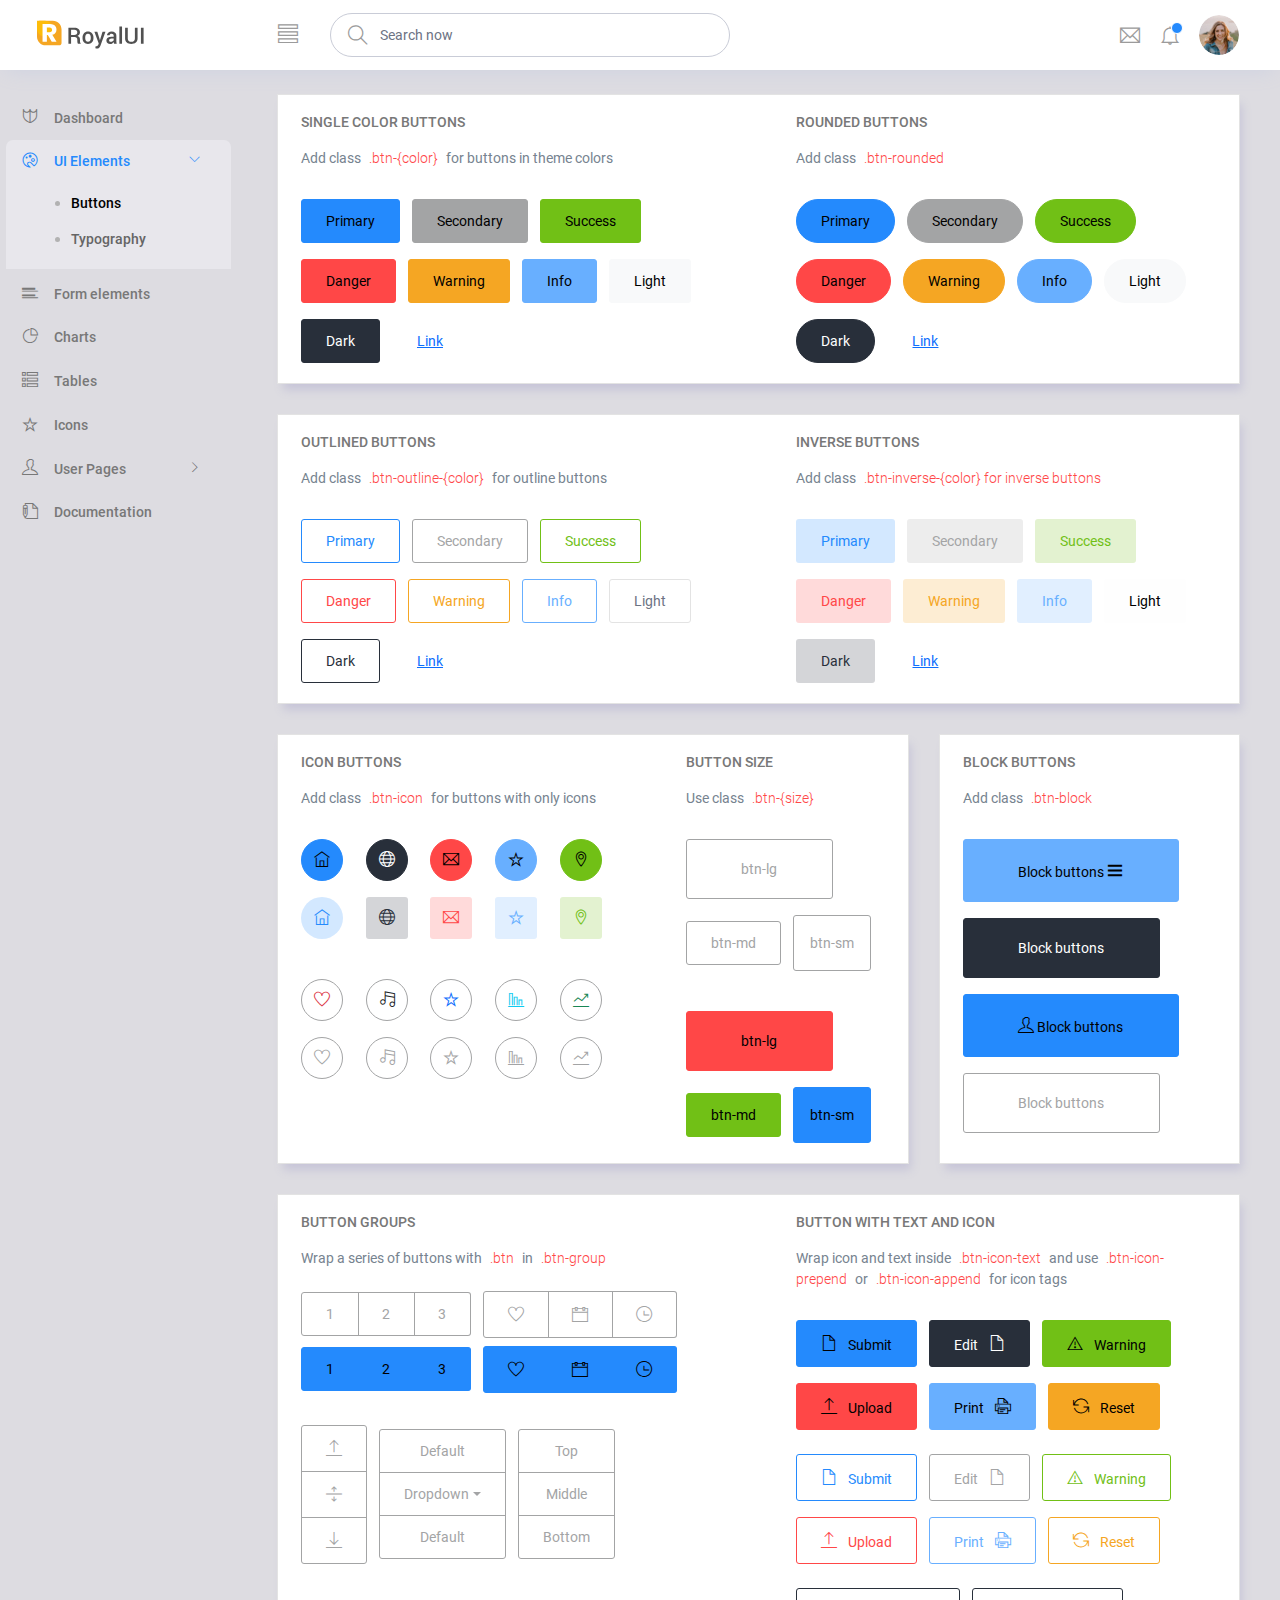
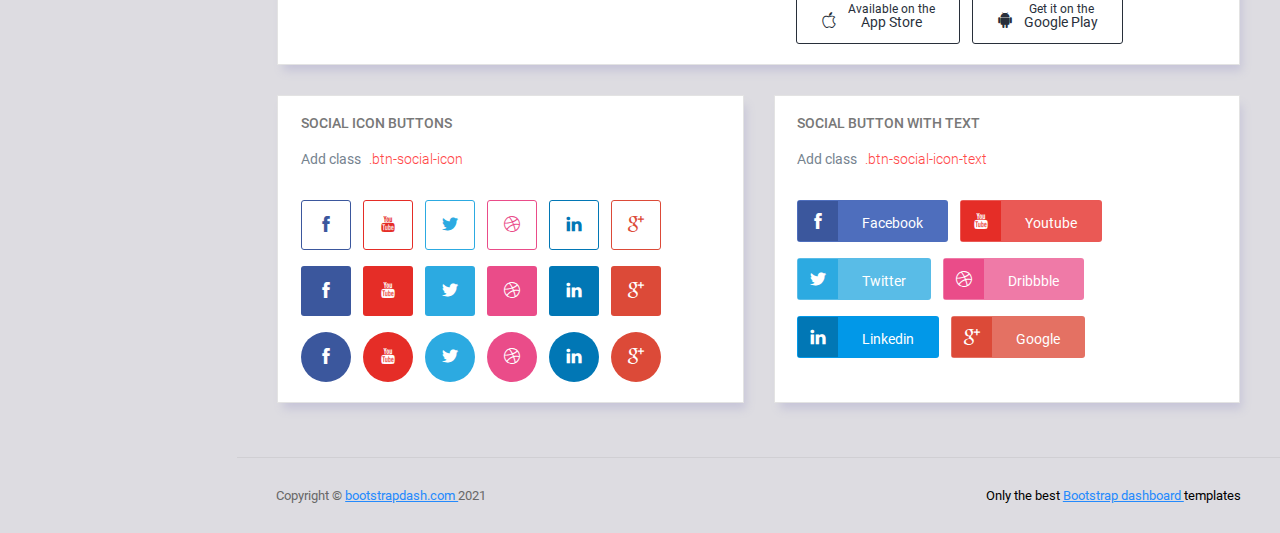
<file: static/admin/pages/ui-features/buttons.html>
<!DOCTYPE html>
<html lang="en">

<head>
  <!-- Required meta tags -->
  <meta charset="utf-8">
  <meta name="viewport" content="width=device-width, initial-scale=1, shrink-to-fit=no">
  <title>RoyalUI Admin</title>
  <!-- plugins:css -->
  <link rel="stylesheet" href="../../vendors/ti-icons/css/themify-icons.css">
  <link rel="stylesheet" href="../../vendors/base/vendor.bundle.base.css">
  <!-- endinject -->
  <!-- inject:css -->
  <link rel="stylesheet" href="../../css/style.css">
  <!-- endinject -->
  <link rel="shortcut icon" href="../../images/favicon.png" />
</head>

<body>
  <div class="container-scroller">
    <!-- partial:../../partials/_navbar.html -->
    <nav class="navbar col-lg-12 col-12 p-0 fixed-top d-flex flex-row">
      <div class="text-center navbar-brand-wrapper d-flex align-items-center justify-content-center">
        <a class="navbar-brand brand-logo me-5" href="../../index.html"><img src="../../images/logo.svg" class="me-2" alt="logo"/></a>
        <a class="navbar-brand brand-logo-mini" href="../../index.html"><img src="../../images/logo-mini.svg" alt="logo"/></a>
      </div>
      <div class="navbar-menu-wrapper d-flex align-items-center justify-content-end">
        <button class="navbar-toggler navbar-toggler align-self-center" type="button" data-toggle="minimize">
          <span class="ti-view-list"></span>
        </button>
        <ul class="navbar-nav mr-lg-2">
          <li class="nav-item nav-search d-none d-lg-block">
            <div class="input-group">
              <div class="input-group-prepend hover-cursor" id="navbar-search-icon">
                <span class="input-group-text" id="search">
                  <i class="ti-search"></i>
                </span>
              </div>
              <input type="text" class="form-control" id="navbar-search-input" placeholder="Search now" aria-label="search" aria-describedby="search">
            </div>
          </li>
        </ul>
        <ul class="navbar-nav navbar-nav-right">
          <li class="nav-item dropdown me-1">
            <a class="nav-link count-indicator dropdown-toggle d-flex justify-content-center align-items-center" id="messageDropdown" href="#" data-toggle="dropdown">
              <i class="ti-email mx-0"></i>
            </a>
            <div class="dropdown-menu dropdown-menu-right navbar-dropdown" aria-labelledby="messageDropdown">
              <p class="mb-0 font-weight-normal float-left dropdown-header">Messages</p>
              <a class="dropdown-item">
                <div class="item-thumbnail">
                    <img src="../../images/faces/face4.jpg" alt="image" class="profile-pic">
                </div>
                <div class="item-content flex-grow">
                  <h6 class="ellipsis font-weight-normal">David Grey
                  </h6>
                  <p class="font-weight-light small-text text-muted mb-0">
                    The meeting is cancelled
                  </p>
                </div>
              </a>
              <a class="dropdown-item">
                <div class="item-thumbnail">
                    <img src="../../images/faces/face2.jpg" alt="image" class="profile-pic">
                </div>
                <div class="item-content flex-grow">
                  <h6 class="ellipsis font-weight-normal">Tim Cook
                  </h6>
                  <p class="font-weight-light small-text text-muted mb-0">
                    New product launch
                  </p>
                </div>
              </a>
              <a class="dropdown-item">
                <div class="item-thumbnail">
                    <img src="../../images/faces/face3.jpg" alt="image" class="profile-pic">
                </div>
                <div class="item-content flex-grow">
                  <h6 class="ellipsis font-weight-normal"> Johnson
                  </h6>
                  <p class="font-weight-light small-text text-muted mb-0">
                    Upcoming board meeting
                  </p>
                </div>
              </a>
            </div>
          </li>
          <li class="nav-item dropdown">
            <a class="nav-link count-indicator dropdown-toggle" id="notificationDropdown" href="#" data-toggle="dropdown">
              <i class="ti-bell mx-0"></i>
              <span class="count"></span>
            </a>
            <div class="dropdown-menu dropdown-menu-right navbar-dropdown" aria-labelledby="notificationDropdown">
              <p class="mb-0 font-weight-normal float-left dropdown-header">Notifications</p>
              <a class="dropdown-item">
                <div class="item-thumbnail">
                  <div class="item-icon bg-success">
                    <i class="ti-info-alt mx-0"></i>
                  </div>
                </div>
                <div class="item-content">
                  <h6 class="font-weight-normal">Application Error</h6>
                  <p class="font-weight-light small-text mb-0 text-muted">
                    Just now
                  </p>
                </div>
              </a>
              <a class="dropdown-item">
                <div class="item-thumbnail">
                  <div class="item-icon bg-warning">
                    <i class="ti-settings mx-0"></i>
                  </div>
                </div>
                <div class="item-content">
                  <h6 class="font-weight-normal">Settings</h6>
                  <p class="font-weight-light small-text mb-0 text-muted">
                    Private message
                  </p>
                </div>
              </a>
              <a class="dropdown-item">
                <div class="item-thumbnail">
                  <div class="item-icon bg-info">
                    <i class="ti-user mx-0"></i>
                  </div>
                </div>
                <div class="item-content">
                  <h6 class="font-weight-normal">New user registration</h6>
                  <p class="font-weight-light small-text mb-0 text-muted">
                    2 days ago
                  </p>
                </div>
              </a>
            </div>
          </li>
          <li class="nav-item nav-profile dropdown">
            <a class="nav-link dropdown-toggle" href="#" data-toggle="dropdown" id="profileDropdown">
              <img src="../../images/faces/face28.jpg" alt="profile"/>
            </a>
            <div class="dropdown-menu dropdown-menu-right navbar-dropdown" aria-labelledby="profileDropdown">
              <a class="dropdown-item">
                <i class="ti-settings text-primary"></i>
                Settings
              </a>
              <a class="dropdown-item">
                <i class="ti-power-off text-primary"></i>
                Logout
              </a>
            </div>
          </li>
        </ul>
        <button class="navbar-toggler navbar-toggler-right d-lg-none align-self-center" type="button" data-toggle="offcanvas">
          <span class="ti-view-list"></span>
        </button>
      </div>
    </nav>
    <!-- partial -->
    <div class="container-fluid page-body-wrapper">
      <!-- partial:../../partials/_sidebar.html -->
      <nav class="sidebar sidebar-offcanvas" id="sidebar">
        <ul class="nav">
          <li class="nav-item">
            <a class="nav-link" href="../../index.html">
              <i class="ti-shield menu-icon"></i>
              <span class="menu-title">Dashboard</span>
            </a>
          </li>
          <li class="nav-item">
            <a class="nav-link" data-toggle="collapse" href="#ui-basic" aria-expanded="false" aria-controls="ui-basic">
              <i class="ti-palette menu-icon"></i>
              <span class="menu-title">UI Elements</span>
              <i class="menu-arrow"></i>
            </a>
            <div class="collapse" id="ui-basic">
              <ul class="nav flex-column sub-menu">
                <li class="nav-item"> <a class="nav-link" href="../../pages/ui-features/buttons.html">Buttons</a></li>
                <li class="nav-item"> <a class="nav-link" href="../../pages/ui-features/typography.html">Typography</a></li>
              </ul>
            </div>
          </li>
          <li class="nav-item">
            <a class="nav-link" href="../../pages/forms/basic_elements.html">
              <i class="ti-layout-list-post menu-icon"></i>
              <span class="menu-title">Form elements</span>
            </a>
          </li>
          <li class="nav-item">
            <a class="nav-link" href="../../pages/charts/chartjs.html">
              <i class="ti-pie-chart menu-icon"></i>
              <span class="menu-title">Charts</span>
            </a>
          </li>
          <li class="nav-item">
            <a class="nav-link" href="../../pages/tables/basic-table.html">
              <i class="ti-view-list-alt menu-icon"></i>
              <span class="menu-title">Tables</span>
            </a>
          </li>
          <li class="nav-item">
            <a class="nav-link" href="../../pages/icons/themify.html">
              <i class="ti-star menu-icon"></i>
              <span class="menu-title">Icons</span>
            </a>
          </li>
          <li class="nav-item">
            <a class="nav-link" data-toggle="collapse" href="#auth" aria-expanded="false" aria-controls="auth">
              <i class="ti-user menu-icon"></i>
              <span class="menu-title">User Pages</span>
              <i class="menu-arrow"></i>
            </a>
            <div class="collapse" id="auth">
              <ul class="nav flex-column sub-menu">
                <li class="nav-item"> <a class="nav-link" href="../../pages/samples/login.html"> Login </a></li>
                <li class="nav-item"> <a class="nav-link" href="../../pages/samples/login-2.html"> Login 2 </a></li>
                <li class="nav-item"> <a class="nav-link" href="../../pages/samples/register.html"> Register </a></li>
                <li class="nav-item"> <a class="nav-link" href="../../pages/samples/register-2.html"> Register 2 </a></li>
                <li class="nav-item"> <a class="nav-link" href="../../pages/samples/lock-screen.html"> Lockscreen </a></li>
              </ul>
            </div>
          </li>
          <li class="nav-item">
            <a class="nav-link" href="../../documentation/documentation.html">
              <i class="ti-write menu-icon"></i>
              <span class="menu-title">Documentation</span>
            </a>
          </li>
        </ul>
      </nav>
      <!-- partial -->
      <div class="main-panel">          
        <div class="content-wrapper">
          <div class="row">
            <div class="col-12 grid-margin stretch-card">
              <div class="card">
                <div class="row">
                  <div class="col-md-6">
                    <div class="card-body">
                      <h4 class="card-title">Single color buttons</h4>
                      <p class="card-description">Add class <code>.btn-{color}</code> for buttons in theme colors</p>
                      <div class="template-demo">
                        <button type="button" class="btn btn-primary">Primary</button>
                        <button type="button" class="btn btn-secondary">Secondary</button>
                        <button type="button" class="btn btn-success">Success</button>
                        <button type="button" class="btn btn-danger">Danger</button>
                        <button type="button" class="btn btn-warning">Warning</button>
                        <button type="button" class="btn btn-info">Info</button>
                        <button type="button" class="btn btn-light">Light</button>
                        <button type="button" class="btn btn-dark">Dark</button>
                        <button type="button" class="btn btn-link">Link</button>
                      </div>
                    </div>
                  </div>
                  <div class="col-md-6">
                    <div class="card-body">
                      <h4 class="card-title">Rounded buttons</h4>
                      <p class="card-description">Add class <code>.btn-rounded</code></p>
                      <div class="template-demo">
                        <button type="button" class="btn btn-primary btn-rounded btn-fw">Primary</button>
                        <button type="button" class="btn btn-secondary btn-rounded btn-fw">Secondary</button>
                        <button type="button" class="btn btn-success btn-rounded btn-fw">Success</button>
                        <button type="button" class="btn btn-danger btn-rounded btn-fw">Danger</button>
                        <button type="button" class="btn btn-warning btn-rounded btn-fw">Warning</button>
                        <button type="button" class="btn btn-info btn-rounded btn-fw">Info</button>
                        <button type="button" class="btn btn-light btn-rounded btn-fw">Light</button>
                        <button type="button" class="btn btn-dark btn-rounded btn-fw">Dark</button>
                        <button type="button" class="btn btn-link btn-rounded btn-fw">Link</button>
                      </div>
                    </div>
                  </div>
                </div>
              </div>
            </div>
            <div class="col-12 grid-margin stretch-card">
              <div class="card">
                <div class="row">
                  <div class="col-md-6">
                    <div class="card-body">
                      <h4 class="card-title">Outlined buttons</h4>
                      <p class="card-description">Add class <code>.btn-outline-{color}</code> for outline buttons</p>
                      <div class="template-demo">
                        <button type="button" class="btn btn-outline-primary btn-fw">Primary</button>
                        <button type="button" class="btn btn-outline-secondary btn-fw">Secondary</button>
                        <button type="button" class="btn btn-outline-success btn-fw">Success</button>
                        <button type="button" class="btn btn-outline-danger btn-fw">Danger</button>
                        <button type="button" class="btn btn-outline-warning btn-fw">Warning</button>
                        <button type="button" class="btn btn-outline-info btn-fw">Info</button>
                        <button type="button" class="btn btn-outline-light btn-fw">Light</button>
                        <button type="button" class="btn btn-outline-dark btn-fw">Dark</button>
                        <button type="button" class="btn btn-link btn-fw">Link</button>
                      </div>
                    </div>
                  </div>
                  <div class="col-md-6">
                    <div class="card-body">
                      <h4 class="card-title">Inverse buttons</h4>
                      <p class="card-description">Add class <code>.btn-inverse-{color} for inverse buttons</code></p>
                      <div class="template-demo">
                        <button type="button" class="btn btn-inverse-primary btn-fw">Primary</button>
                        <button type="button" class="btn btn-inverse-secondary btn-fw">Secondary</button>
                        <button type="button" class="btn btn-inverse-success btn-fw">Success</button>
                        <button type="button" class="btn btn-inverse-danger btn-fw">Danger</button>
                        <button type="button" class="btn btn-inverse-warning btn-fw">Warning</button>
                        <button type="button" class="btn btn-inverse-info btn-fw">Info</button>
                        <button type="button" class="btn btn-inverse-light btn-fw">Light</button>
                        <button type="button" class="btn btn-inverse-dark btn-fw">Dark</button>
                        <button type="button" class="btn btn-link btn-fw">Link</button>
                      </div>
                    </div>
                  </div>
                </div>
              </div>
            </div>
            <div class="col-md-8 grid-margin stretch-card">
              <div class="card">
                <div class="row">
                  <div class="col-md-7">
                    <div class="card-body">
                    <h4 class="card-title">Icon Buttons</h4>
                    <p class="card-description">Add class <code>.btn-icon</code> for buttons with only icons</p>
                    <div class="template-demo d-flex justify-content-between flex-nowrap">
                      <button type="button" class="btn btn-primary btn-rounded btn-icon">
                        <i class="ti-home"></i>
                      </button>
                      <button type="button" class="btn btn-dark btn-rounded btn-icon">
                        <i class="ti-world"></i>
                      </button>
                      <button type="button" class="btn btn-danger btn-rounded btn-icon">
                        <i class="ti-email"></i>
                      </button>
                      <button type="button" class="btn btn-info btn-rounded btn-icon">
                        <i class="ti-star"></i>
                      </button>
                      <button type="button" class="btn btn-success btn-rounded btn-icon">
                        <i class="ti-location-pin"></i>
                      </button>
                    </div>
                    <div class="template-demo d-flex justify-content-between flex-nowrap">
                      <button type="button" class="btn btn-inverse-primary btn-rounded btn-icon">
                        <i class="ti-home"></i>
                      </button>
                      <button type="button" class="btn btn-inverse-dark btn-icon">
                        <i class="ti-world"></i>
                      </button>
                      <button type="button" class="btn btn-inverse-danger btn-icon">
                        <i class="ti-email"></i>
                      </button>
                      <button type="button" class="btn btn-inverse-info btn-icon">
                        <i class="ti-star"></i>
                      </button>
                      <button type="button" class="btn btn-inverse-success btn-icon">
                        <i class="ti-location-pin"></i>
                      </button>
                    </div>
                    <div class="template-demo d-flex justify-content-between flex-nowrap mt-4">
                      <button type="button" class="btn btn-outline-secondary btn-rounded btn-icon">
                        <i class="ti-heart text-danger"></i>
                      </button>
                      <button type="button" class="btn btn-outline-secondary btn-rounded btn-icon">
                        <i class="ti-music-alt text-dark"></i>
                      </button>
                      <button type="button" class="btn btn-outline-secondary btn-rounded btn-icon">
                        <i class="ti-star text-primary"></i>
                      </button>
                      <button type="button" class="btn btn-outline-secondary btn-rounded btn-icon">
                        <i class="ti-bar-chart-alt text-info"></i>                          
                      </button>
                      <button type="button" class="btn btn-outline-secondary btn-rounded btn-icon">
                        <i class="ti-stats-up text-success"></i>                          
                      </button>
                    </div>
                    <div class="template-demo d-flex justify-content-between flex-nowrap">
                      <button type="button" class="btn btn-outline-secondary btn-rounded btn-icon">
                        <i class="ti-heart"></i>
                      </button>
                      <button type="button" class="btn btn-outline-secondary btn-rounded btn-icon">
                        <i class="ti-music-alt"></i>
                      </button>
                      <button type="button" class="btn btn-outline-secondary btn-rounded btn-icon">
                        <i class="ti-star"></i>
                      </button>
                      <button type="button" class="btn btn-outline-secondary btn-rounded btn-icon">
                        <i class="ti-bar-chart-alt"></i>                          
                      </button>
                      <button type="button" class="btn btn-outline-secondary btn-rounded btn-icon">
                        <i class="ti-stats-up"></i>                          
                      </button>
                    </div>
                  </div>
                  </div> 
                  <div class="col-md-5">
                    <div class="card-body">
                      <h4 class="card-title">Button Size</h4>
                      <p class="card-description">Use class <code>.btn-{size}</code></p>
                      <div class="template-demo">
                        <button type="button" class="btn btn-outline-secondary btn-lg">btn-lg</button>
                        <button type="button" class="btn btn-outline-secondary btn-md">btn-md</button>
                        <button type="button" class="btn btn-outline-secondary btn-sm">btn-sm</button>
                      </div>
                      <div class="template-demo mt-4">
                        <button type="button" class="btn btn-danger btn-lg">btn-lg</button>
                        <button type="button" class="btn btn-success btn-md">btn-md</button>
                        <button type="button" class="btn btn-primary btn-sm">btn-sm</button>
                      </div>
                    </div>
                  </div>
                </div>
              </div>
            </div>
            <div class="col-md-4 grid-margin stretch-card">
              <div class="card">
                <div class="card-body">
                  <h4 class="card-title">Block buttons</h4>
                  <p class="card-description">Add class <code>.btn-block</code></p>
                  <div class="template-demo">
                    <button type="button" class="btn btn-info btn-lg btn-block">Block buttons
                      <i class="ti-menu float-right"></i>
                    </button>
                    <button type="button" class="btn btn-dark btn-lg btn-block">Block buttons</button>
                    <button type="button" class="btn btn-primary btn-lg btn-block">
                      <i class="ti-user"></i>                      
                      Block buttons
                    </button>
                    <button type="button" class="btn btn-outline-secondary btn-lg btn-block">Block buttons</button>
                  </div>
                </div>
              </div>
            </div>
            <div class="col-12 grid-margin">
              <div class="card">
                <div class="row">
                  <div class="col-md-6">
                    <div class="card-body">
                      <h4 class="card-title">Button groups</h4>
                      <p class="card-description">Wrap a series of buttons with <code>.btn</code> 
                        in <code>.btn-group</code></p>
                      <div class="template-demo">
                        <div class="btn-group" role="group" aria-label="Basic example">
                          <button type="button" class="btn btn-outline-secondary">1</button>
                          <button type="button" class="btn btn-outline-secondary">2</button>
                          <button type="button" class="btn btn-outline-secondary">3</button>
                        </div>
                        <div class="btn-group" role="group" aria-label="Basic example">
                          <button type="button" class="btn btn-outline-secondary">
                            <i class="ti-heart"></i>
                          </button>
                          <button type="button" class="btn btn-outline-secondary">
                            <i class="ti-calendar"></i>
                          </button>
                          <button type="button" class="btn btn-outline-secondary">
                            <i class="ti-time"></i>
                          </button>
                        </div>
                      </div>
                      <div class="template-demo">
                        <div class="btn-group" role="group" aria-label="Basic example">
                          <button type="button" class="btn btn-primary">1</button>
                          <button type="button" class="btn btn-primary">2</button>
                          <button type="button" class="btn btn-primary">3</button>
                        </div>
                        <div class="btn-group" role="group" aria-label="Basic example">
                          <button type="button" class="btn btn-primary">
                            <i class="ti-heart"></i>
                          </button>
                          <button type="button" class="btn btn-primary">
                            <i class="ti-calendar"></i>
                          </button>
                          <button type="button" class="btn btn-primary">
                            <i class="ti-time"></i>
                          </button>
                        </div>
                      </div>
                      <div class="template-demo mt-4">
                        <div class="btn-group-vertical" role="group" aria-label="Basic example">
                          <button type="button" class="btn btn-outline-secondary">
                            <i class="ti-upload"></i>
                          </button>
                          <button type="button" class="btn btn-outline-secondary">
                            <i class="ti-split-v"></i>
                          </button>
                          <button type="button" class="btn btn-outline-secondary">
                            <i class="ti-download"></i>
                          </button>
                        </div>
                        <div class="btn-group-vertical" role="group" aria-label="Basic example">
                          <button type="button" class="btn btn-outline-secondary">Default</button>
                          <div class="btn-group">
                            <button type="button" class="btn btn-outline-secondary dropdown-toggle" data-toggle="dropdown">Dropdown</button>
                            <div class="dropdown-menu">
                              <a class="dropdown-item">Go back</a>
                              <a class="dropdown-item">Delete</a>
                              <a class="dropdown-item">Swap</a>
                            </div>                          
                          </div>
                          <button type="button" class="btn btn-outline-secondary">Default</button>
                        </div>
                        <div class="btn-group-vertical" role="group" aria-label="Basic example">
                          <button type="button" class="btn btn-outline-secondary">Top</button>
                          <button type="button" class="btn btn-outline-secondary">Middle</button>                          
                          <button type="button" class="btn btn-outline-secondary">Bottom</button>
                        </div>
                      </div>
                    </div>
                  </div>
                  <div class="col-md-6">
                    <div class="card-body">
                      <h4 class="card-title">Button with text and icon</h4>
                      <p class="card-description">Wrap icon and text inside <code>.btn-icon-text</code> and use <code>.btn-icon-prepend</code> 
                        or <code>.btn-icon-append</code> for icon tags</p>
                      <div class="template-demo">
                        <button type="button" class="btn btn-primary btn-icon-text">
                          <i class="ti-file btn-icon-prepend"></i>
                          Submit
                        </button>
                        <button type="button" class="btn btn-dark btn-icon-text">
                          Edit
                          <i class="ti-file btn-icon-append"></i>                          
                        </button>
                        <button type="button" class="btn btn-success btn-icon-text">
                          <i class="ti-alert btn-icon-prepend"></i>                                                    
                          Warning
                        </button>
                      </div>
                      <div class="template-demo">
                        <button type="button" class="btn btn-danger btn-icon-text">
                          <i class="ti-upload btn-icon-prepend"></i>                                                    
                          Upload
                        </button>
                        <button type="button" class="btn btn-info btn-icon-text">
                          Print
                          <i class="ti-printer btn-icon-append"></i>                                                                              
                        </button>
                        <button type="button" class="btn btn-warning btn-icon-text">
                          <i class="ti-reload btn-icon-prepend"></i>                                                    
                          Reset
                        </button>
                      </div>
                      <div class="template-demo mt-2">
                        <button type="button" class="btn btn-outline-primary btn-icon-text">
                          <i class="ti-file btn-icon-prepend"></i>
                          Submit
                        </button>
                        <button type="button" class="btn btn-outline-secondary btn-icon-text">
                          Edit
                          <i class="ti-file btn-icon-append"></i>                          
                        </button>
                        <button type="button" class="btn btn-outline-success btn-icon-text">
                          <i class="ti-alert btn-icon-prepend"></i>                                                    
                          Warning
                        </button>
                      </div>
                      <div class="template-demo">
                        <button type="button" class="btn btn-outline-danger btn-icon-text">
                          <i class="ti-upload btn-icon-prepend"></i>                                                    
                          Upload
                        </button>
                        <button type="button" class="btn btn-outline-info btn-icon-text">
                          Print
                          <i class="ti-printer btn-icon-append"></i>                                                                              
                        </button>
                        <button type="button" class="btn btn-outline-warning btn-icon-text">
                          <i class="ti-reload btn-icon-prepend"></i>                                                    
                          Reset
                        </button>
                      </div>
                      <div class="template-demo mt-2">
                        <button class="btn btn-outline-dark btn-icon-text">
                          <i class="ti-apple btn-icon-prepend"></i>
                          <span class="d-inline-block text-left">
                            <small class="font-weight-light d-block">Available on the</small>
                            App Store
                          </span>
                        </button>
                        <button class="btn btn-outline-dark btn-icon-text">
                          <i class="ti-android btn-icon-prepend"></i>
                          <span class="d-inline-block text-left">
                            <small class="font-weight-light d-block">Get it on the</small>
                            Google Play
                          </span>
                        </button>
                      </div>
                    </div>
                  </div>
                </div>
              </div>
            </div>
            <div class="col-md-6 grid-margin stretch-card">
              <div class="card">
                <div class="card-body">
                  <h4 class="card-title">Social Icon Buttons</h4>
                  <p class="card-description">Add class <code>.btn-social-icon</code></p>
                  <div class="template-demo">
                    <button type="button" class="btn btn-social-icon btn-outline-facebook"><i class="ti-facebook"></i></button>
                    <button type="button" class="btn btn-social-icon btn-outline-youtube"><i class="ti-youtube"></i></button>                                        
                    <button type="button" class="btn btn-social-icon btn-outline-twitter"><i class="ti-twitter-alt"></i></button>
                    <button type="button" class="btn btn-social-icon btn-outline-dribbble"><i class="ti-dribbble"></i></button>
                    <button type="button" class="btn btn-social-icon btn-outline-linkedin"><i class="ti-linkedin"></i></button>
                    <button type="button" class="btn btn-social-icon btn-outline-google"><i class="ti-google"></i></button>
                  </div>
                  <div class="template-demo">
                    <button type="button" class="btn btn-social-icon btn-facebook"><i class="ti-facebook"></i></button>
                    <button type="button" class="btn btn-social-icon btn-youtube"><i class="ti-youtube"></i></button>                                        
                    <button type="button" class="btn btn-social-icon btn-twitter"><i class="ti-twitter-alt"></i></button>
                    <button type="button" class="btn btn-social-icon btn-dribbble"><i class="ti-dribbble"></i></button>
                    <button type="button" class="btn btn-social-icon btn-linkedin"><i class="ti-linkedin"></i></button>
                    <button type="button" class="btn btn-social-icon btn-google"><i class="ti-google"></i></button>
                  </div>
                  <div class="template-demo">
                    <button type="button" class="btn btn-social-icon btn-facebook btn-rounded"><i class="ti-facebook"></i></button>
                    <button type="button" class="btn btn-social-icon btn-youtube btn-rounded"><i class="ti-youtube"></i></button>                                        
                    <button type="button" class="btn btn-social-icon btn-twitter btn-rounded"><i class="ti-twitter-alt"></i></button>
                    <button type="button" class="btn btn-social-icon btn-dribbble btn-rounded"><i class="ti-dribbble"></i></button>
                    <button type="button" class="btn btn-social-icon btn-linkedin btn-rounded"><i class="ti-linkedin"></i></button>
                    <button type="button" class="btn btn-social-icon btn-google btn-rounded"><i class="ti-google"></i></button>
                  </div>
                </div>
              </div>
            </div>
            <div class="col-md-6 grid-margin stretch-card">
              <div class="card">
                <div class="card-body">
                  <h4 class="card-title">Social button with text</h4>
                  <p class="card-description">Add class <code>.btn-social-icon-text</code></p>
                  <div class="template-demo">
                    <button type="button" class="btn btn-social-icon-text btn-facebook"><i class="ti-facebook"></i>Facebook</button>
                    <button type="button" class="btn btn-social-icon-text btn-youtube"><i class="ti-youtube"></i>Youtube</button>                                        
                    <button type="button" class="btn btn-social-icon-text btn-twitter"><i class="ti-twitter-alt"></i>Twitter</button>
                    <button type="button" class="btn btn-social-icon-text btn-dribbble"><i class="ti-dribbble"></i>Dribbble</button>
                    <button type="button" class="btn btn-social-icon-text btn-linkedin"><i class="ti-linkedin"></i>Linkedin</button>
                    <button type="button" class="btn btn-social-icon-text btn-google"><i class="ti-google"></i>Google</button>
                  </div>
                </div>
              </div>
            </div>
          </div>
        </div>
        <!-- content-wrapper ends -->
        <!-- partial:../../partials/_footer.html -->
        <footer class="footer">
          <div class="d-sm-flex justify-content-center justify-content-sm-between">
            <span class="text-muted text-center text-sm-left d-block d-sm-inline-block">Copyright © <a href="https://www.bootstrapdash.com/" target="_blank">bootstrapdash.com </a>2021</span>
            <span class="float-none float-sm-right d-block mt-1 mt-sm-0 text-center">Only the best <a href="https://www.bootstrapdash.com/" target="_blank"> Bootstrap dashboard </a> templates</span>
          </div>
        </footer>
        <!-- partial -->
      </div>
      <!-- main-panel ends -->
    </div>
    <!-- page-body-wrapper ends -->
  </div>
  <!-- container-scroller -->
  <!-- plugins:js -->
  <script src="../../vendors/base/vendor.bundle.base.js"></script>
  <!-- endinject -->
  <!-- inject:js -->
  <script src="../../js/off-canvas.js"></script>
  <script src="../../js/hoverable-collapse.js"></script>
  <script src="../../js/template.js"></script>
  <script src="../../js/todolist.js"></script>
  <!-- endinject -->
</body>

</html>
</file>
<file: static/admin/vendors/ti-icons/css/themify-icons.css>
@font-face {
	font-family: 'themify';
	src:url('../fonts/themify.eot');
	src:url('../fonts/themify.eot?#iefix') format('embedded-opentype'),
		url('../fonts/themify.woff') format('woff'),
		url('../fonts/themify.ttf') format('truetype'),
		url('../fonts/themify.svg') format('svg');
	font-weight: normal;
	font-style: normal;
}

[class^="ti-"], [class*=" ti-"] {
	font-family: 'themify';
	speak: none;
	font-style: normal;
	font-weight: normal;
	font-variant: normal;
	text-transform: none;
	line-height: 1;

	/* Better Font Rendering =========== */
	-webkit-font-smoothing: antialiased;
	-moz-osx-font-smoothing: grayscale;
}

.ti-wand:before {
	content: "\e600";
}
.ti-volume:before {
	content: "\e601";
}
.ti-user:before {
	content: "\e602";
}
.ti-unlock:before {
	content: "\e603";
}
.ti-unlink:before {
	content: "\e604";
}
.ti-trash:before {
	content: "\e605";
}
.ti-thought:before {
	content: "\e606";
}
.ti-target:before {
	content: "\e607";
}
.ti-tag:before {
	content: "\e608";
}
.ti-tablet:before {
	content: "\e609";
}
.ti-star:before {
	content: "\e60a";
}
.ti-spray:before {
	content: "\e60b";
}
.ti-signal:before {
	content: "\e60c";
}
.ti-shopping-cart:before {
	content: "\e60d";
}
.ti-shopping-cart-full:before {
	content: "\e60e";
}
.ti-settings:before {
	content: "\e60f";
}
.ti-search:before {
	content: "\e610";
}
.ti-zoom-in:before {
	content: "\e611";
}
.ti-zoom-out:before {
	content: "\e612";
}
.ti-cut:before {
	content: "\e613";
}
.ti-ruler:before {
	content: "\e614";
}
.ti-ruler-pencil:before {
	content: "\e615";
}
.ti-ruler-alt:before {
	content: "\e616";
}
.ti-bookmark:before {
	content: "\e617";
}
.ti-bookmark-alt:before {
	content: "\e618";
}
.ti-reload:before {
	content: "\e619";
}
.ti-plus:before {
	content: "\e61a";
}
.ti-pin:before {
	content: "\e61b";
}
.ti-pencil:before {
	content: "\e61c";
}
.ti-pencil-alt:before {
	content: "\e61d";
}
.ti-paint-roller:before {
	content: "\e61e";
}
.ti-paint-bucket:before {
	content: "\e61f";
}
.ti-na:before {
	content: "\e620";
}
.ti-mobile:before {
	content: "\e621";
}
.ti-minus:before {
	content: "\e622";
}
.ti-medall:before {
	content: "\e623";
}
.ti-medall-alt:before {
	content: "\e624";
}
.ti-marker:before {
	content: "\e625";
}
.ti-marker-alt:before {
	content: "\e626";
}
.ti-arrow-up:before {
	content: "\e627";
}
.ti-arrow-right:before {
	content: "\e628";
}
.ti-arrow-left:before {
	content: "\e629";
}
.ti-arrow-down:before {
	content: "\e62a";
}
.ti-lock:before {
	content: "\e62b";
}
.ti-location-arrow:before {
	content: "\e62c";
}
.ti-link:before {
	content: "\e62d";
}
.ti-layout:before {
	content: "\e62e";
}
.ti-layers:before {
	content: "\e62f";
}
.ti-layers-alt:before {
	content: "\e630";
}
.ti-key:before {
	content: "\e631";
}
.ti-import:before {
	content: "\e632";
}
.ti-image:before {
	content: "\e633";
}
.ti-heart:before {
	content: "\e634";
}
.ti-heart-broken:before {
	content: "\e635";
}
.ti-hand-stop:before {
	content: "\e636";
}
.ti-hand-open:before {
	content: "\e637";
}
.ti-hand-drag:before {
	content: "\e638";
}
.ti-folder:before {
	content: "\e639";
}
.ti-flag:before {
	content: "\e63a";
}
.ti-flag-alt:before {
	content: "\e63b";
}
.ti-flag-alt-2:before {
	content: "\e63c";
}
.ti-eye:before {
	content: "\e63d";
}
.ti-export:before {
	content: "\e63e";
}
.ti-exchange-vertical:before {
	content: "\e63f";
}
.ti-desktop:before {
	content: "\e640";
}
.ti-cup:before {
	content: "\e641";
}
.ti-crown:before {
	content: "\e642";
}
.ti-comments:before {
	content: "\e643";
}
.ti-comment:before {
	content: "\e644";
}
.ti-comment-alt:before {
	content: "\e645";
}
.ti-close:before {
	content: "\e646";
}
.ti-clip:before {
	content: "\e647";
}
.ti-angle-up:before {
	content: "\e648";
}
.ti-angle-right:before {
	content: "\e649";
}
.ti-angle-left:before {
	content: "\e64a";
}
.ti-angle-down:before {
	content: "\e64b";
}
.ti-check:before {
	content: "\e64c";
}
.ti-check-box:before {
	content: "\e64d";
}
.ti-camera:before {
	content: "\e64e";
}
.ti-announcement:before {
	content: "\e64f";
}
.ti-brush:before {
	content: "\e650";
}
.ti-briefcase:before {
	content: "\e651";
}
.ti-bolt:before {
	content: "\e652";
}
.ti-bolt-alt:before {
	content: "\e653";
}
.ti-blackboard:before {
	content: "\e654";
}
.ti-bag:before {
	content: "\e655";
}
.ti-move:before {
	content: "\e656";
}
.ti-arrows-vertical:before {
	content: "\e657";
}
.ti-arrows-horizontal:before {
	content: "\e658";
}
.ti-fullscreen:before {
	content: "\e659";
}
.ti-arrow-top-right:before {
	content: "\e65a";
}
.ti-arrow-top-left:before {
	content: "\e65b";
}
.ti-arrow-circle-up:before {
	content: "\e65c";
}
.ti-arrow-circle-right:before {
	content: "\e65d";
}
.ti-arrow-circle-left:before {
	content: "\e65e";
}
.ti-arrow-circle-down:before {
	content: "\e65f";
}
.ti-angle-double-up:before {
	content: "\e660";
}
.ti-angle-double-right:before {
	content: "\e661";
}
.ti-angle-double-left:before {
	content: "\e662";
}
.ti-angle-double-down:before {
	content: "\e663";
}
.ti-zip:before {
	content: "\e664";
}
.ti-world:before {
	content: "\e665";
}
.ti-wheelchair:before {
	content: "\e666";
}
.ti-view-list:before {
	content: "\e667";
}
.ti-view-list-alt:before {
	content: "\e668";
}
.ti-view-grid:before {
	content: "\e669";
}
.ti-uppercase:before {
	content: "\e66a";
}
.ti-upload:before {
	content: "\e66b";
}
.ti-underline:before {
	content: "\e66c";
}
.ti-truck:before {
	content: "\e66d";
}
.ti-timer:before {
	content: "\e66e";
}
.ti-ticket:before {
	content: "\e66f";
}
.ti-thumb-up:before {
	content: "\e670";
}
.ti-thumb-down:before {
	content: "\e671";
}
.ti-text:before {
	content: "\e672";
}
.ti-stats-up:before {
	content: "\e673";
}
.ti-stats-down:before {
	content: "\e674";
}
.ti-split-v:before {
	content: "\e675";
}
.ti-split-h:before {
	content: "\e676";
}
.ti-smallcap:before {
	content: "\e677";
}
.ti-shine:before {
	content: "\e678";
}
.ti-shift-right:before {
	content: "\e679";
}
.ti-shift-left:before {
	content: "\e67a";
}
.ti-shield:before {
	content: "\e67b";
}
.ti-notepad:before {
	content: "\e67c";
}
.ti-server:before {
	content: "\e67d";
}
.ti-quote-right:before {
	content: "\e67e";
}
.ti-quote-left:before {
	content: "\e67f";
}
.ti-pulse:before {
	content: "\e680";
}
.ti-printer:before {
	content: "\e681";
}
.ti-power-off:before {
	content: "\e682";
}
.ti-plug:before {
	content: "\e683";
}
.ti-pie-chart:before {
	content: "\e684";
}
.ti-paragraph:before {
	content: "\e685";
}
.ti-panel:before {
	content: "\e686";
}
.ti-package:before {
	content: "\e687";
}
.ti-music:before {
	content: "\e688";
}
.ti-music-alt:before {
	content: "\e689";
}
.ti-mouse:before {
	content: "\e68a";
}
.ti-mouse-alt:before {
	content: "\e68b";
}
.ti-money:before {
	content: "\e68c";
}
.ti-microphone:before {
	content: "\e68d";
}
.ti-menu:before {
	content: "\e68e";
}
.ti-menu-alt:before {
	content: "\e68f";
}
.ti-map:before {
	content: "\e690";
}
.ti-map-alt:before {
	content: "\e691";
}
.ti-loop:before {
	content: "\e692";
}
.ti-location-pin:before {
	content: "\e693";
}
.ti-list:before {
	content: "\e694";
}
.ti-light-bulb:before {
	content: "\e695";
}
.ti-Italic:before {
	content: "\e696";
}
.ti-info:before {
	content: "\e697";
}
.ti-infinite:before {
	content: "\e698";
}
.ti-id-badge:before {
	content: "\e699";
}
.ti-hummer:before {
	content: "\e69a";
}
.ti-home:before {
	content: "\e69b";
}
.ti-help:before {
	content: "\e69c";
}
.ti-headphone:before {
	content: "\e69d";
}
.ti-harddrives:before {
	content: "\e69e";
}
.ti-harddrive:before {
	content: "\e69f";
}
.ti-gift:before {
	content: "\e6a0";
}
.ti-game:before {
	content: "\e6a1";
}
.ti-filter:before {
	content: "\e6a2";
}
.ti-files:before {
	content: "\e6a3";
}
.ti-file:before {
	content: "\e6a4";
}
.ti-eraser:before {
	content: "\e6a5";
}
.ti-envelope:before {
	content: "\e6a6";
}
.ti-download:before {
	content: "\e6a7";
}
.ti-direction:before {
	content: "\e6a8";
}
.ti-direction-alt:before {
	content: "\e6a9";
}
.ti-dashboard:before {
	content: "\e6aa";
}
.ti-control-stop:before {
	content: "\e6ab";
}
.ti-control-shuffle:before {
	content: "\e6ac";
}
.ti-control-play:before {
	content: "\e6ad";
}
.ti-control-pause:before {
	content: "\e6ae";
}
.ti-control-forward:before {
	content: "\e6af";
}
.ti-control-backward:before {
	content: "\e6b0";
}
.ti-cloud:before {
	content: "\e6b1";
}
.ti-cloud-up:before {
	content: "\e6b2";
}
.ti-cloud-down:before {
	content: "\e6b3";
}
.ti-clipboard:before {
	content: "\e6b4";
}
.ti-car:before {
	content: "\e6b5";
}
.ti-calendar:before {
	content: "\e6b6";
}
.ti-book:before {
	content: "\e6b7";
}
.ti-bell:before {
	content: "\e6b8";
}
.ti-basketball:before {
	content: "\e6b9";
}
.ti-bar-chart:before {
	content: "\e6ba";
}
.ti-bar-chart-alt:before {
	content: "\e6bb";
}
.ti-back-right:before {
	content: "\e6bc";
}
.ti-back-left:before {
	content: "\e6bd";
}
.ti-arrows-corner:before {
	content: "\e6be";
}
.ti-archive:before {
	content: "\e6bf";
}
.ti-anchor:before {
	content: "\e6c0";
}
.ti-align-right:before {
	content: "\e6c1";
}
.ti-align-left:before {
	content: "\e6c2";
}
.ti-align-justify:before {
	content: "\e6c3";
}
.ti-align-center:before {
	content: "\e6c4";
}
.ti-alert:before {
	content: "\e6c5";
}
.ti-alarm-clock:before {
	content: "\e6c6";
}
.ti-agenda:before {
	content: "\e6c7";
}
.ti-write:before {
	content: "\e6c8";
}
.ti-window:before {
	content: "\e6c9";
}
.ti-widgetized:before {
	content: "\e6ca";
}
.ti-widget:before {
	content: "\e6cb";
}
.ti-widget-alt:before {
	content: "\e6cc";
}
.ti-wallet:before {
	content: "\e6cd";
}
.ti-video-clapper:before {
	content: "\e6ce";
}
.ti-video-camera:before {
	content: "\e6cf";
}
.ti-vector:before {
	content: "\e6d0";
}
.ti-themify-logo:before {
	content: "\e6d1";
}
.ti-themify-favicon:before {
	content: "\e6d2";
}
.ti-themify-favicon-alt:before {
	content: "\e6d3";
}
.ti-support:before {
	content: "\e6d4";
}
.ti-stamp:before {
	content: "\e6d5";
}
.ti-split-v-alt:before {
	content: "\e6d6";
}
.ti-slice:before {
	content: "\e6d7";
}
.ti-shortcode:before {
	content: "\e6d8";
}
.ti-shift-right-alt:before {
	content: "\e6d9";
}
.ti-shift-left-alt:before {
	content: "\e6da";
}
.ti-ruler-alt-2:before {
	content: "\e6db";
}
.ti-receipt:before {
	content: "\e6dc";
}
.ti-pin2:before {
	content: "\e6dd";
}
.ti-pin-alt:before {
	content: "\e6de";
}
.ti-pencil-alt2:before {
	content: "\e6df";
}
.ti-palette:before {
	content: "\e6e0";
}
.ti-more:before {
	content: "\e6e1";
}
.ti-more-alt:before {
	content: "\e6e2";
}
.ti-microphone-alt:before {
	content: "\e6e3";
}
.ti-magnet:before {
	content: "\e6e4";
}
.ti-line-double:before {
	content: "\e6e5";
}
.ti-line-dotted:before {
	content: "\e6e6";
}
.ti-line-dashed:before {
	content: "\e6e7";
}
.ti-layout-width-full:before {
	content: "\e6e8";
}
.ti-layout-width-default:before {
	content: "\e6e9";
}
.ti-layout-width-default-alt:before {
	content: "\e6ea";
}
.ti-layout-tab:before {
	content: "\e6eb";
}
.ti-layout-tab-window:before {
	content: "\e6ec";
}
.ti-layout-tab-v:before {
	content: "\e6ed";
}
.ti-layout-tab-min:before {
	content: "\e6ee";
}
.ti-layout-slider:before {
	content: "\e6ef";
}
.ti-layout-slider-alt:before {
	content: "\e6f0";
}
.ti-layout-sidebar-right:before {
	content: "\e6f1";
}
.ti-layout-sidebar-none:before {
	content: "\e6f2";
}
.ti-layout-sidebar-left:before {
	content: "\e6f3";
}
.ti-layout-placeholder:before {
	content: "\e6f4";
}
.ti-layout-menu:before {
	content: "\e6f5";
}
.ti-layout-menu-v:before {
	content: "\e6f6";
}
.ti-layout-menu-separated:before {
	content: "\e6f7";
}
.ti-layout-menu-full:before {
	content: "\e6f8";
}
.ti-layout-media-right-alt:before {
	content: "\e6f9";
}
.ti-layout-media-right:before {
	content: "\e6fa";
}
.ti-layout-media-overlay:before {
	content: "\e6fb";
}
.ti-layout-media-overlay-alt:before {
	content: "\e6fc";
}
.ti-layout-media-overlay-alt-2:before {
	content: "\e6fd";
}
.ti-layout-media-left-alt:before {
	content: "\e6fe";
}
.ti-layout-media-left:before {
	content: "\e6ff";
}
.ti-layout-media-center-alt:before {
	content: "\e700";
}
.ti-layout-media-center:before {
	content: "\e701";
}
.ti-layout-list-thumb:before {
	content: "\e702";
}
.ti-layout-list-thumb-alt:before {
	content: "\e703";
}
.ti-layout-list-post:before {
	content: "\e704";
}
.ti-layout-list-large-image:before {
	content: "\e705";
}
.ti-layout-line-solid:before {
	content: "\e706";
}
.ti-layout-grid4:before {
	content: "\e707";
}
.ti-layout-grid3:before {
	content: "\e708";
}
.ti-layout-grid2:before {
	content: "\e709";
}
.ti-layout-grid2-thumb:before {
	content: "\e70a";
}
.ti-layout-cta-right:before {
	content: "\e70b";
}
.ti-layout-cta-left:before {
	content: "\e70c";
}
.ti-layout-cta-center:before {
	content: "\e70d";
}
.ti-layout-cta-btn-right:before {
	content: "\e70e";
}
.ti-layout-cta-btn-left:before {
	content: "\e70f";
}
.ti-layout-column4:before {
	content: "\e710";
}
.ti-layout-column3:before {
	content: "\e711";
}
.ti-layout-column2:before {
	content: "\e712";
}
.ti-layout-accordion-separated:before {
	content: "\e713";
}
.ti-layout-accordion-merged:before {
	content: "\e714";
}
.ti-layout-accordion-list:before {
	content: "\e715";
}
.ti-ink-pen:before {
	content: "\e716";
}
.ti-info-alt:before {
	content: "\e717";
}
.ti-help-alt:before {
	content: "\e718";
}
.ti-headphone-alt:before {
	content: "\e719";
}
.ti-hand-point-up:before {
	content: "\e71a";
}
.ti-hand-point-right:before {
	content: "\e71b";
}
.ti-hand-point-left:before {
	content: "\e71c";
}
.ti-hand-point-down:before {
	content: "\e71d";
}
.ti-gallery:before {
	content: "\e71e";
}
.ti-face-smile:before {
	content: "\e71f";
}
.ti-face-sad:before {
	content: "\e720";
}
.ti-credit-card:before {
	content: "\e721";
}
.ti-control-skip-forward:before {
	content: "\e722";
}
.ti-control-skip-backward:before {
	content: "\e723";
}
.ti-control-record:before {
	content: "\e724";
}
.ti-control-eject:before {
	content: "\e725";
}
.ti-comments-smiley:before {
	content: "\e726";
}
.ti-brush-alt:before {
	content: "\e727";
}
.ti-youtube:before {
	content: "\e728";
}
.ti-vimeo:before {
	content: "\e729";
}
.ti-twitter:before {
	content: "\e72a";
}
.ti-time:before {
	content: "\e72b";
}
.ti-tumblr:before {
	content: "\e72c";
}
.ti-skype:before {
	content: "\e72d";
}
.ti-share:before {
	content: "\e72e";
}
.ti-share-alt:before {
	content: "\e72f";
}
.ti-rocket:before {
	content: "\e730";
}
.ti-pinterest:before {
	content: "\e731";
}
.ti-new-window:before {
	content: "\e732";
}
.ti-microsoft:before {
	content: "\e733";
}
.ti-list-ol:before {
	content: "\e734";
}
.ti-linkedin:before {
	content: "\e735";
}
.ti-layout-sidebar-2:before {
	content: "\e736";
}
.ti-layout-grid4-alt:before {
	content: "\e737";
}
.ti-layout-grid3-alt:before {
	content: "\e738";
}
.ti-layout-grid2-alt:before {
	content: "\e739";
}
.ti-layout-column4-alt:before {
	content: "\e73a";
}
.ti-layout-column3-alt:before {
	content: "\e73b";
}
.ti-layout-column2-alt:before {
	content: "\e73c";
}
.ti-instagram:before {
	content: "\e73d";
}
.ti-google:before {
	content: "\e73e";
}
.ti-github:before {
	content: "\e73f";
}
.ti-flickr:before {
	content: "\e740";
}
.ti-facebook:before {
	content: "\e741";
}
.ti-dropbox:before {
	content: "\e742";
}
.ti-dribbble:before {
	content: "\e743";
}
.ti-apple:before {
	content: "\e744";
}
.ti-android:before {
	content: "\e745";
}
.ti-save:before {
	content: "\e746";
}
.ti-save-alt:before {
	content: "\e747";
}
.ti-yahoo:before {
	content: "\e748";
}
.ti-wordpress:before {
	content: "\e749";
}
.ti-vimeo-alt:before {
	content: "\e74a";
}
.ti-twitter-alt:before {
	content: "\e74b";
}
.ti-tumblr-alt:before {
	content: "\e74c";
}
.ti-trello:before {
	content: "\e74d";
}
.ti-stack-overflow:before {
	content: "\e74e";
}
.ti-soundcloud:before {
	content: "\e74f";
}
.ti-sharethis:before {
	content: "\e750";
}
.ti-sharethis-alt:before {
	content: "\e751";
}
.ti-reddit:before {
	content: "\e752";
}
.ti-pinterest-alt:before {
	content: "\e753";
}
.ti-microsoft-alt:before {
	content: "\e754";
}
.ti-linux:before {
	content: "\e755";
}
.ti-jsfiddle:before {
	content: "\e756";
}
.ti-joomla:before {
	content: "\e757";
}
.ti-html5:before {
	content: "\e758";
}
.ti-flickr-alt:before {
	content: "\e759";
}
.ti-email:before {
	content: "\e75a";
}
.ti-drupal:before {
	content: "\e75b";
}
.ti-dropbox-alt:before {
	content: "\e75c";
}
.ti-css3:before {
	content: "\e75d";
}
.ti-rss:before {
	content: "\e75e";
}
.ti-rss-alt:before {
	content: "\e75f";
}
</file>
<file: static/admin/vendors/base/vendor.bundle.base.css>
/*
 * Container style
 */
.ps {
  overflow: hidden !important;
  overflow-anchor: none;
  -ms-overflow-style: none;
  touch-action: auto;
  -ms-touch-action: auto;
}

/*
 * Scrollbar rail styles
 */
.ps__rail-x {
  display: none;
  opacity: 0;
  transition: background-color .2s linear, opacity .2s linear;
  -webkit-transition: background-color .2s linear, opacity .2s linear;
  height: 15px;
  /* there must be 'bottom' or 'top' for ps__rail-x */
  bottom: 0px;
  /* please don't change 'position' */
  position: absolute;
}

.ps__rail-y {
  display: none;
  opacity: 0;
  transition: background-color .2s linear, opacity .2s linear;
  -webkit-transition: background-color .2s linear, opacity .2s linear;
  width: 15px;
  /* there must be 'right' or 'left' for ps__rail-y */
  right: 0;
  /* please don't change 'position' */
  position: absolute;
}

.ps--active-x > .ps__rail-x,
.ps--active-y > .ps__rail-y {
  display: block;
  background-color: transparent;
}

.ps:hover > .ps__rail-x,
.ps:hover > .ps__rail-y,
.ps--focus > .ps__rail-x,
.ps--focus > .ps__rail-y,
.ps--scrolling-x > .ps__rail-x,
.ps--scrolling-y > .ps__rail-y {
  opacity: 0.6;
}

.ps .ps__rail-x:hover,
.ps .ps__rail-y:hover,
.ps .ps__rail-x:focus,
.ps .ps__rail-y:focus,
.ps .ps__rail-x.ps--clicking,
.ps .ps__rail-y.ps--clicking {
  background-color: #eee;
  opacity: 0.9;
}

/*
 * Scrollbar thumb styles
 */
.ps__thumb-x {
  background-color: #aaa;
  border-radius: 6px;
  transition: background-color .2s linear, height .2s ease-in-out;
  -webkit-transition: background-color .2s linear, height .2s ease-in-out;
  height: 6px;
  /* there must be 'bottom' for ps__thumb-x */
  bottom: 2px;
  /* please don't change 'position' */
  position: absolute;
}

.ps__thumb-y {
  background-color: #aaa;
  border-radius: 6px;
  transition: background-color .2s linear, width .2s ease-in-out;
  -webkit-transition: background-color .2s linear, width .2s ease-in-out;
  width: 6px;
  /* there must be 'right' for ps__thumb-y */
  right: 2px;
  /* please don't change 'position' */
  position: absolute;
}

.ps__rail-x:hover > .ps__thumb-x,
.ps__rail-x:focus > .ps__thumb-x,
.ps__rail-x.ps--clicking .ps__thumb-x {
  background-color: #999;
  height: 11px;
}

.ps__rail-y:hover > .ps__thumb-y,
.ps__rail-y:focus > .ps__thumb-y,
.ps__rail-y.ps--clicking .ps__thumb-y {
  background-color: #999;
  width: 11px;
}

/* MS supports */
@supports (-ms-overflow-style: none) {
  .ps {
    overflow: auto !important;
  }
}

@media screen and (-ms-high-contrast: active), (-ms-high-contrast: none) {
  .ps {
    overflow: auto !important;
  }
}
</file>
